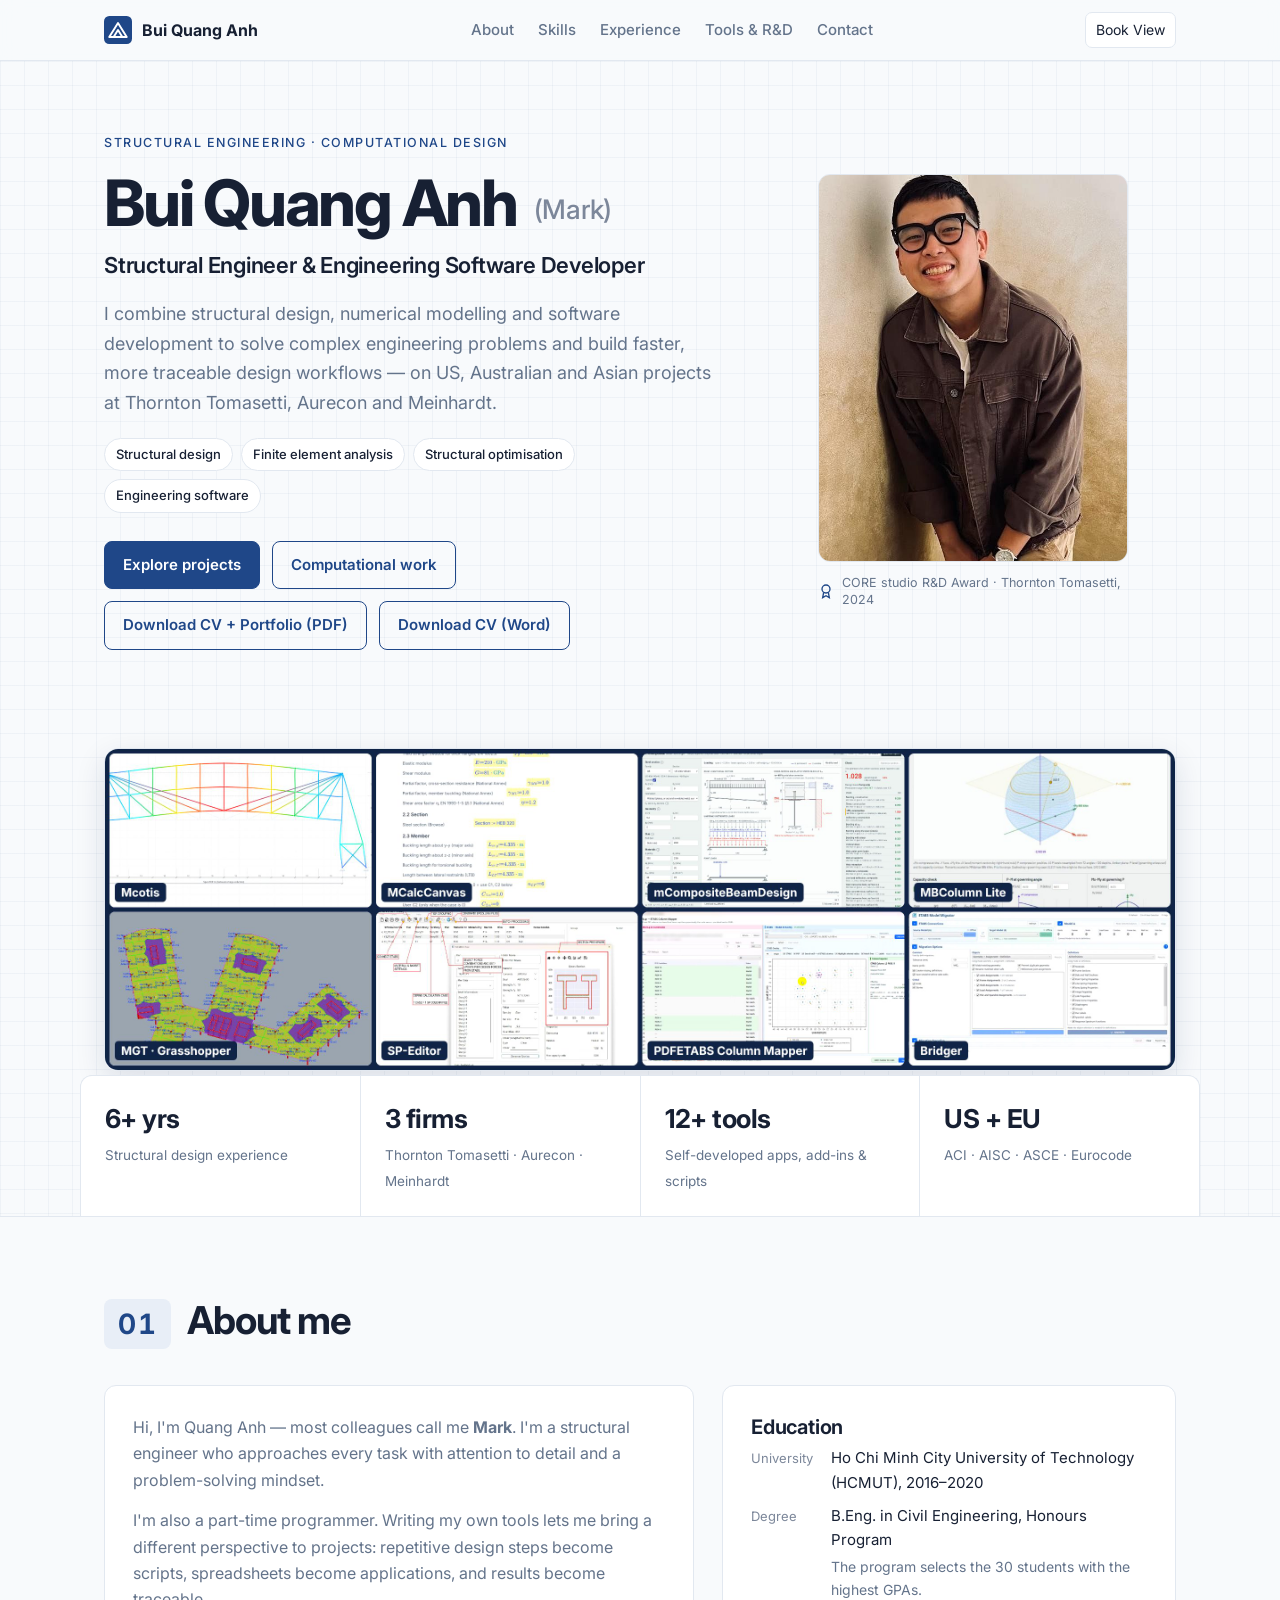
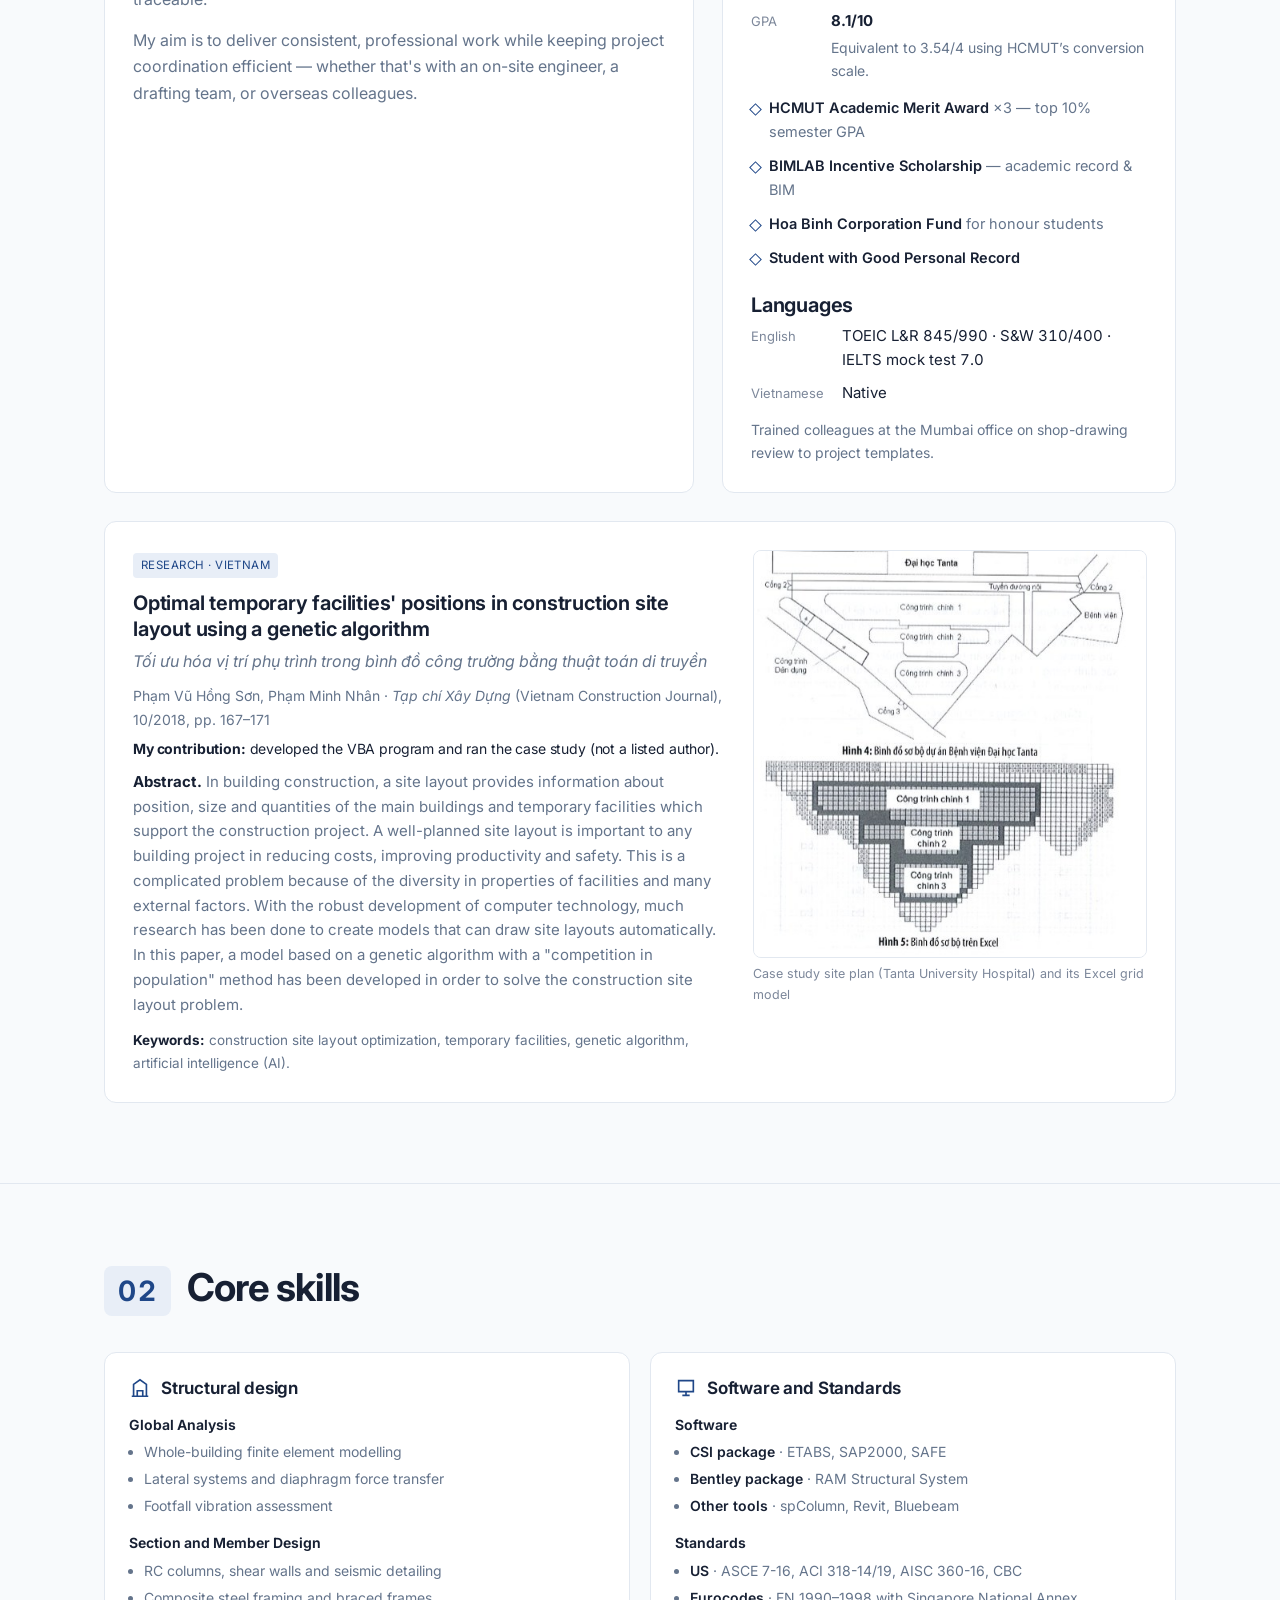
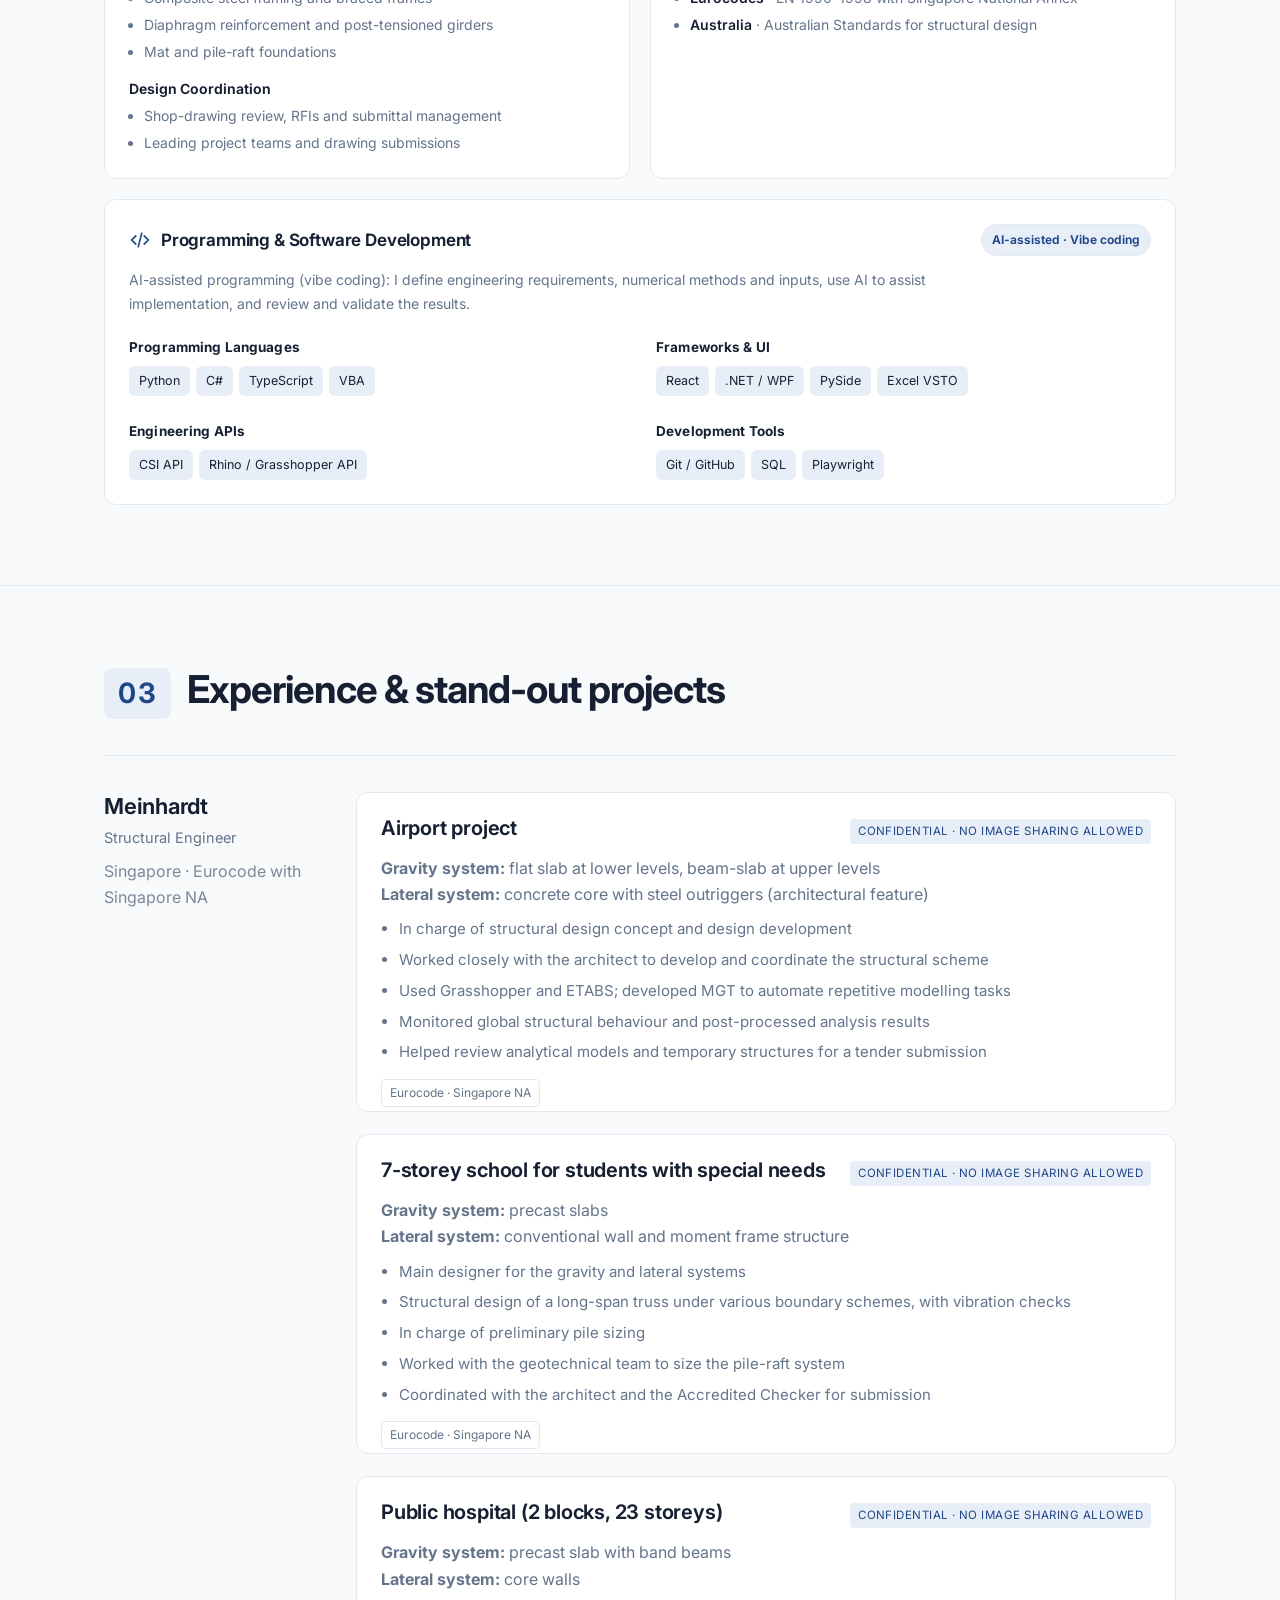
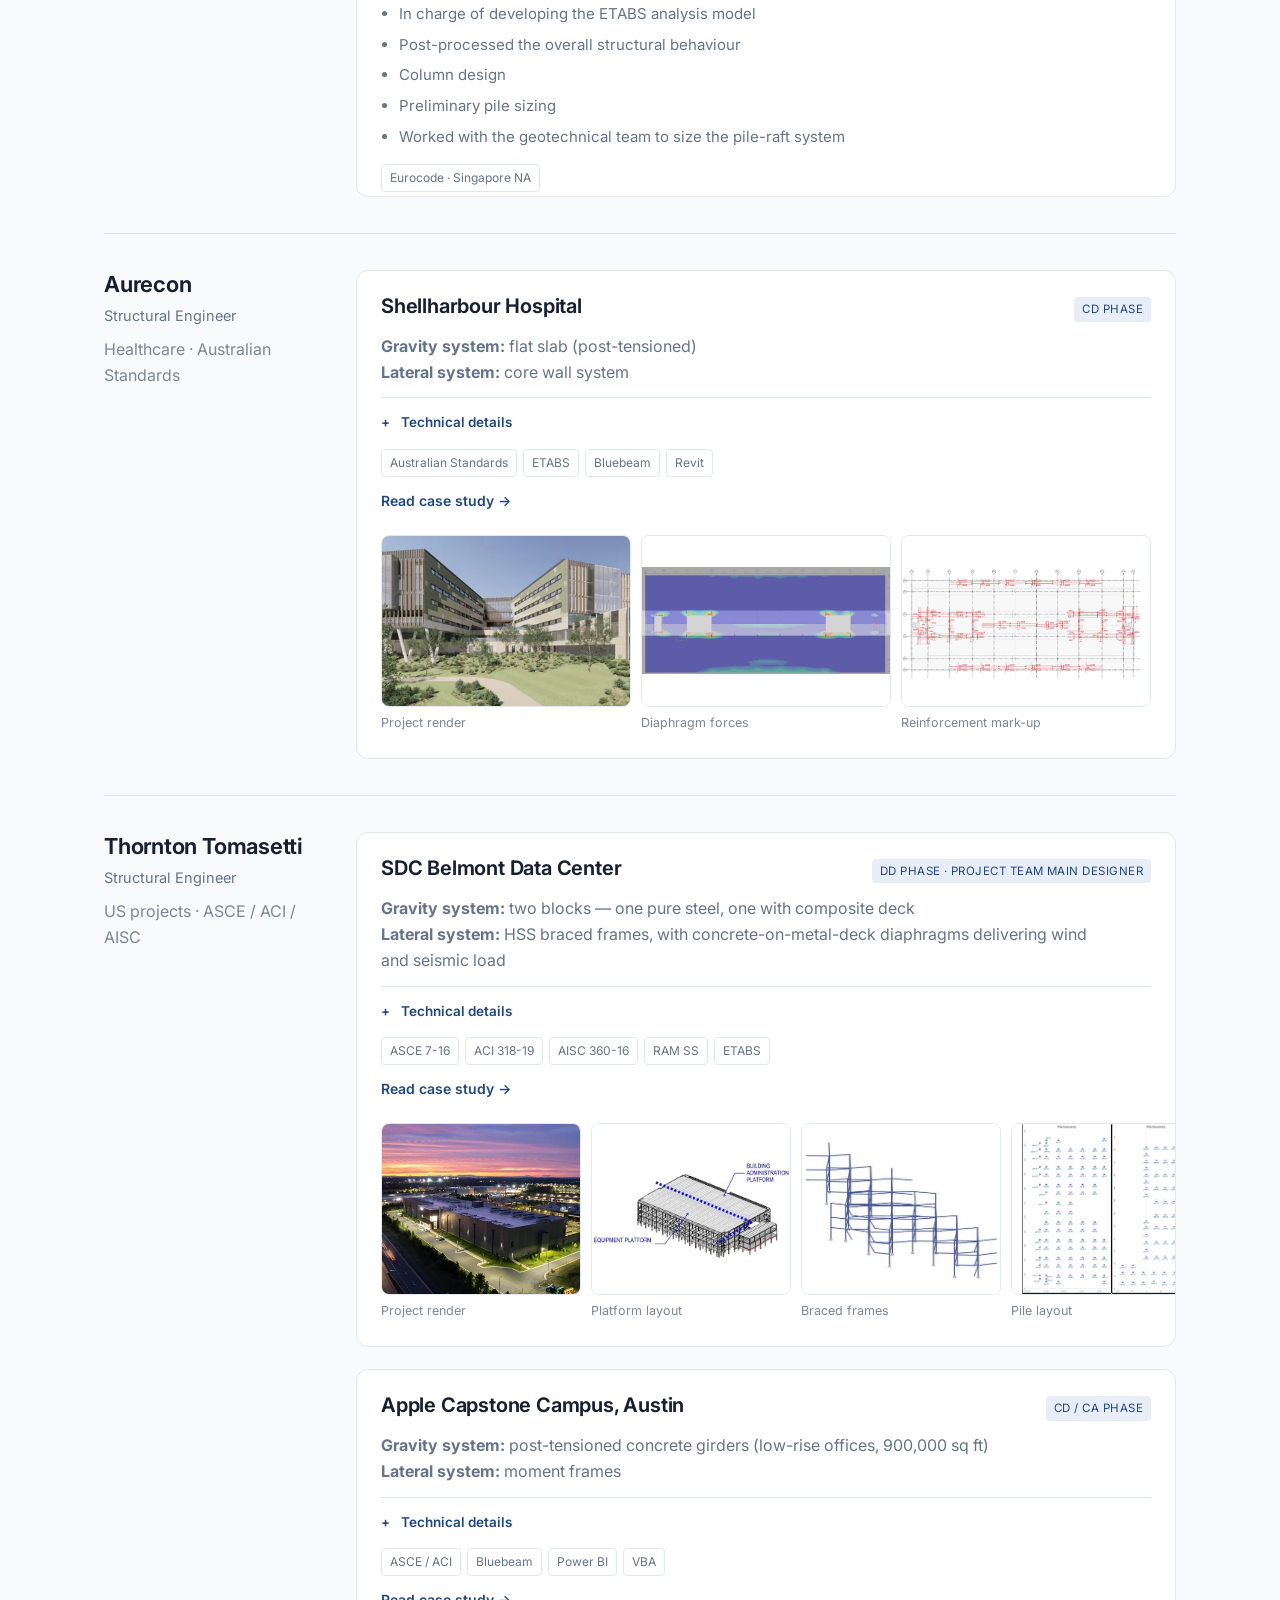
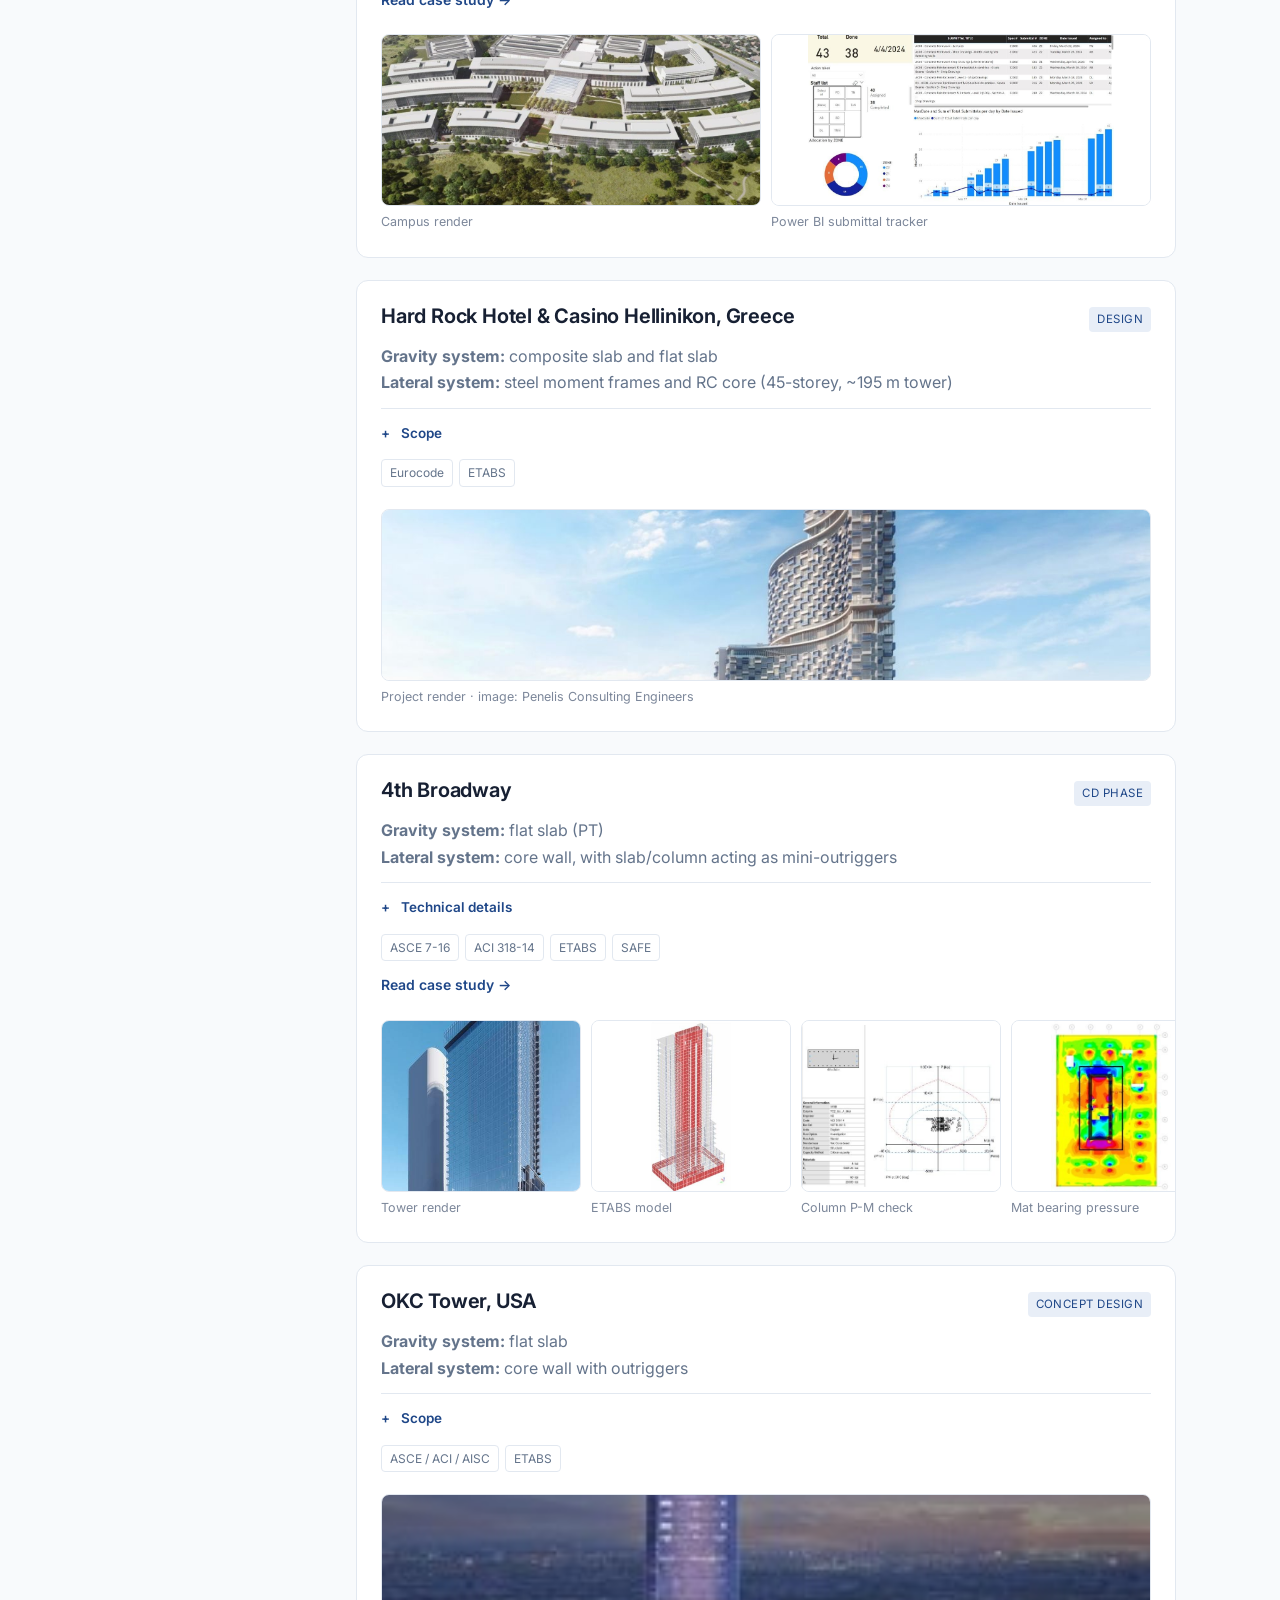
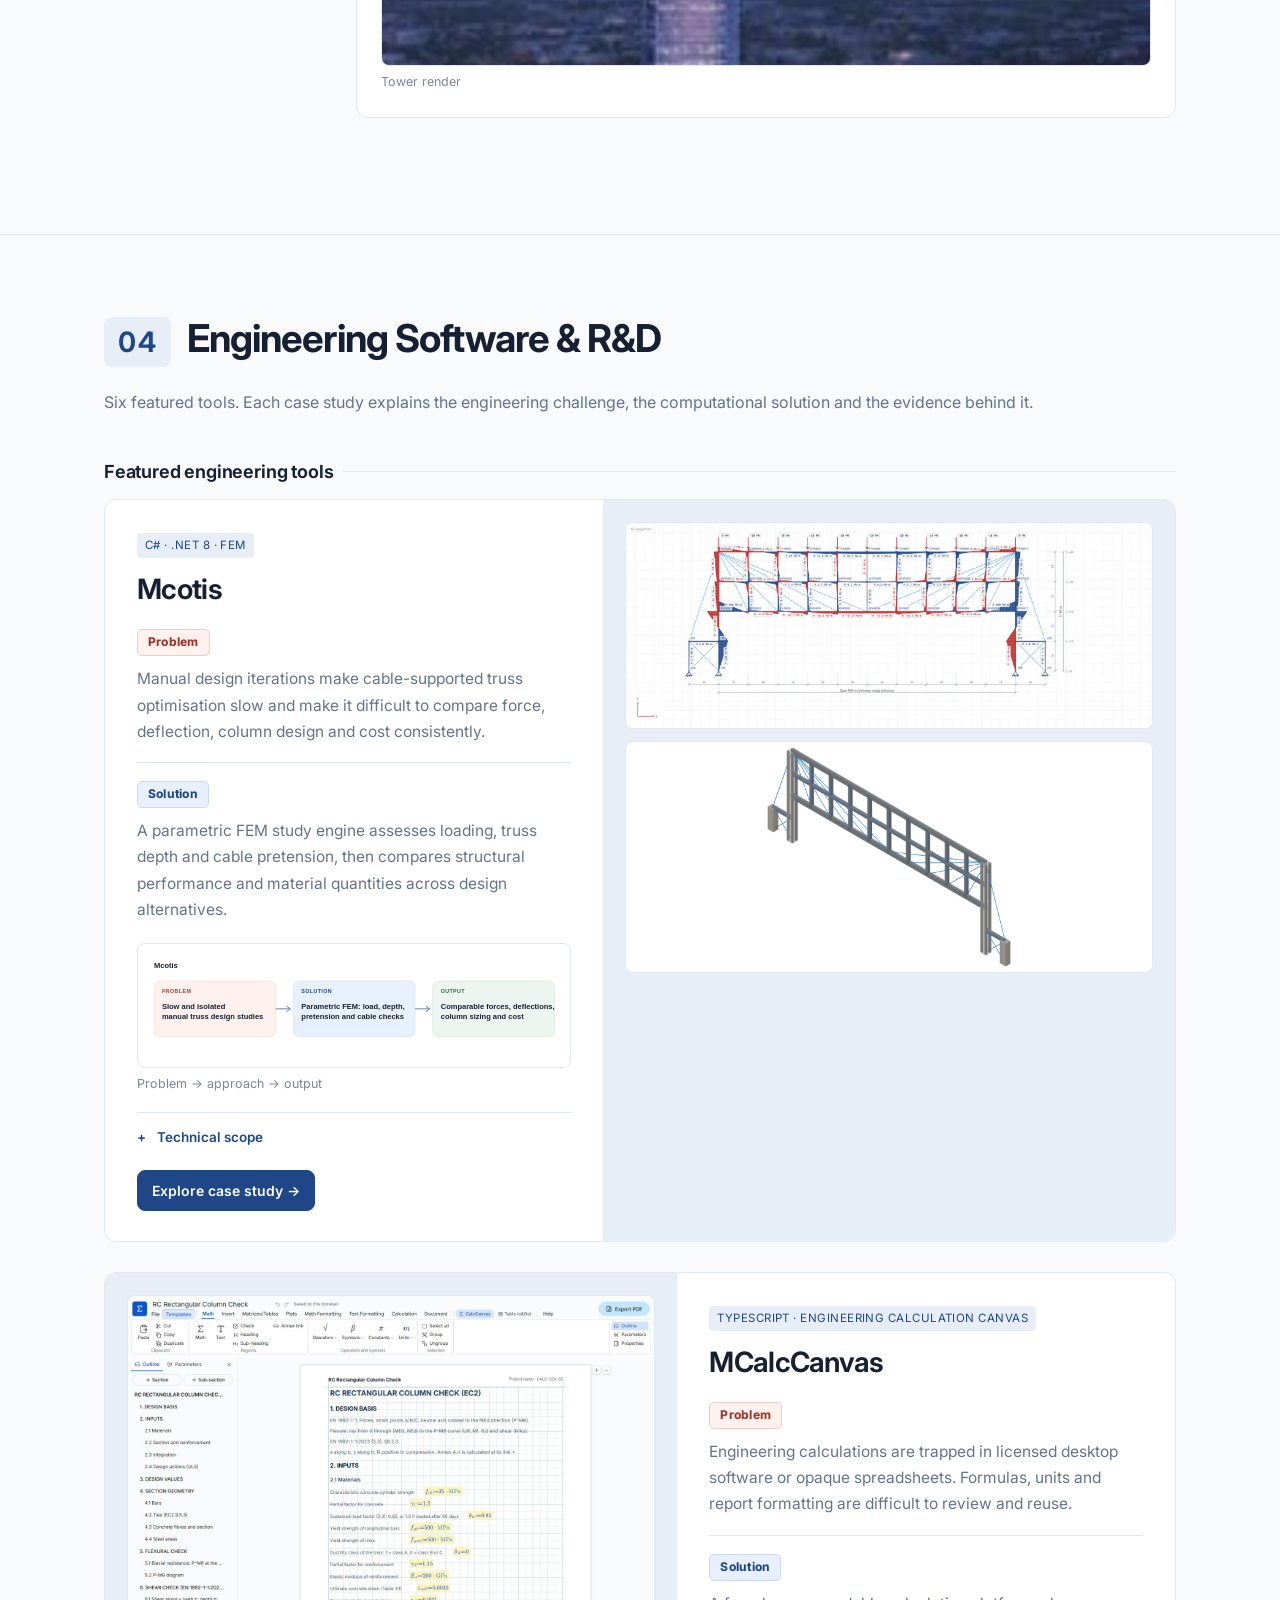
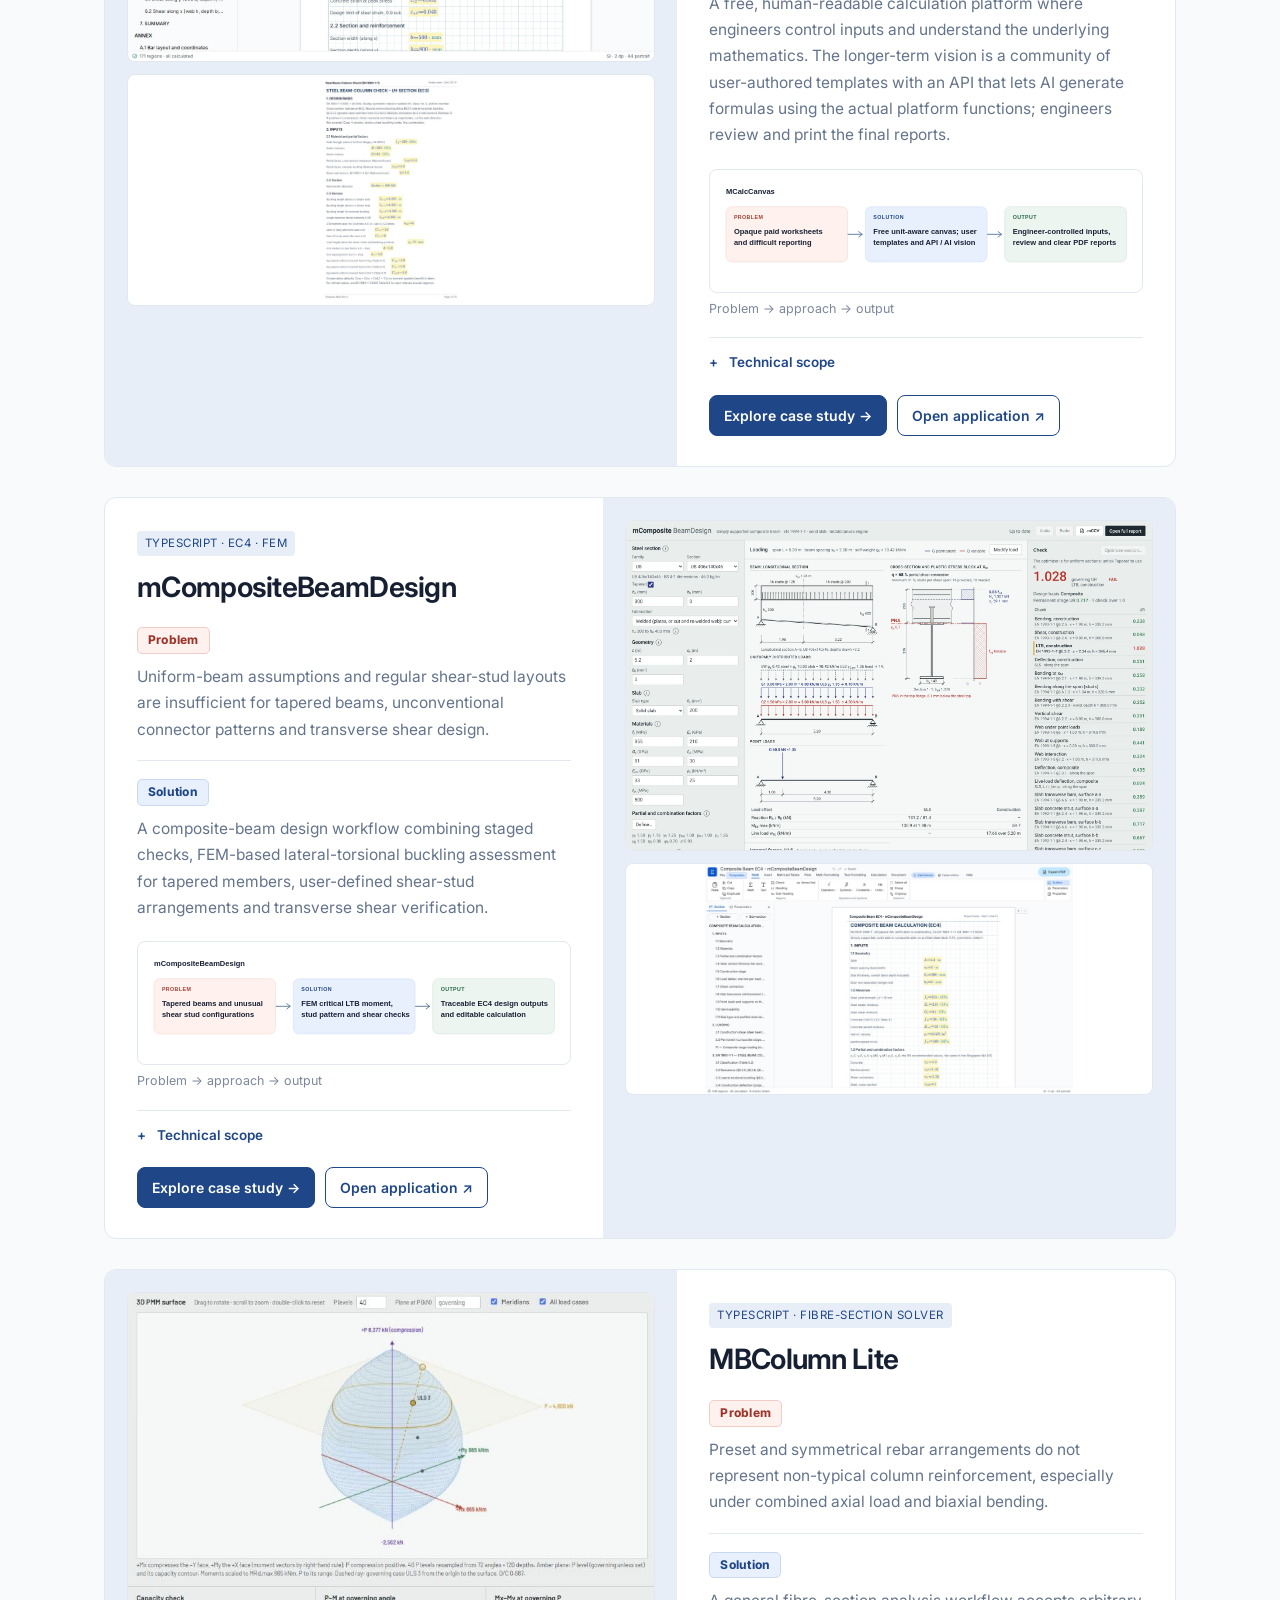
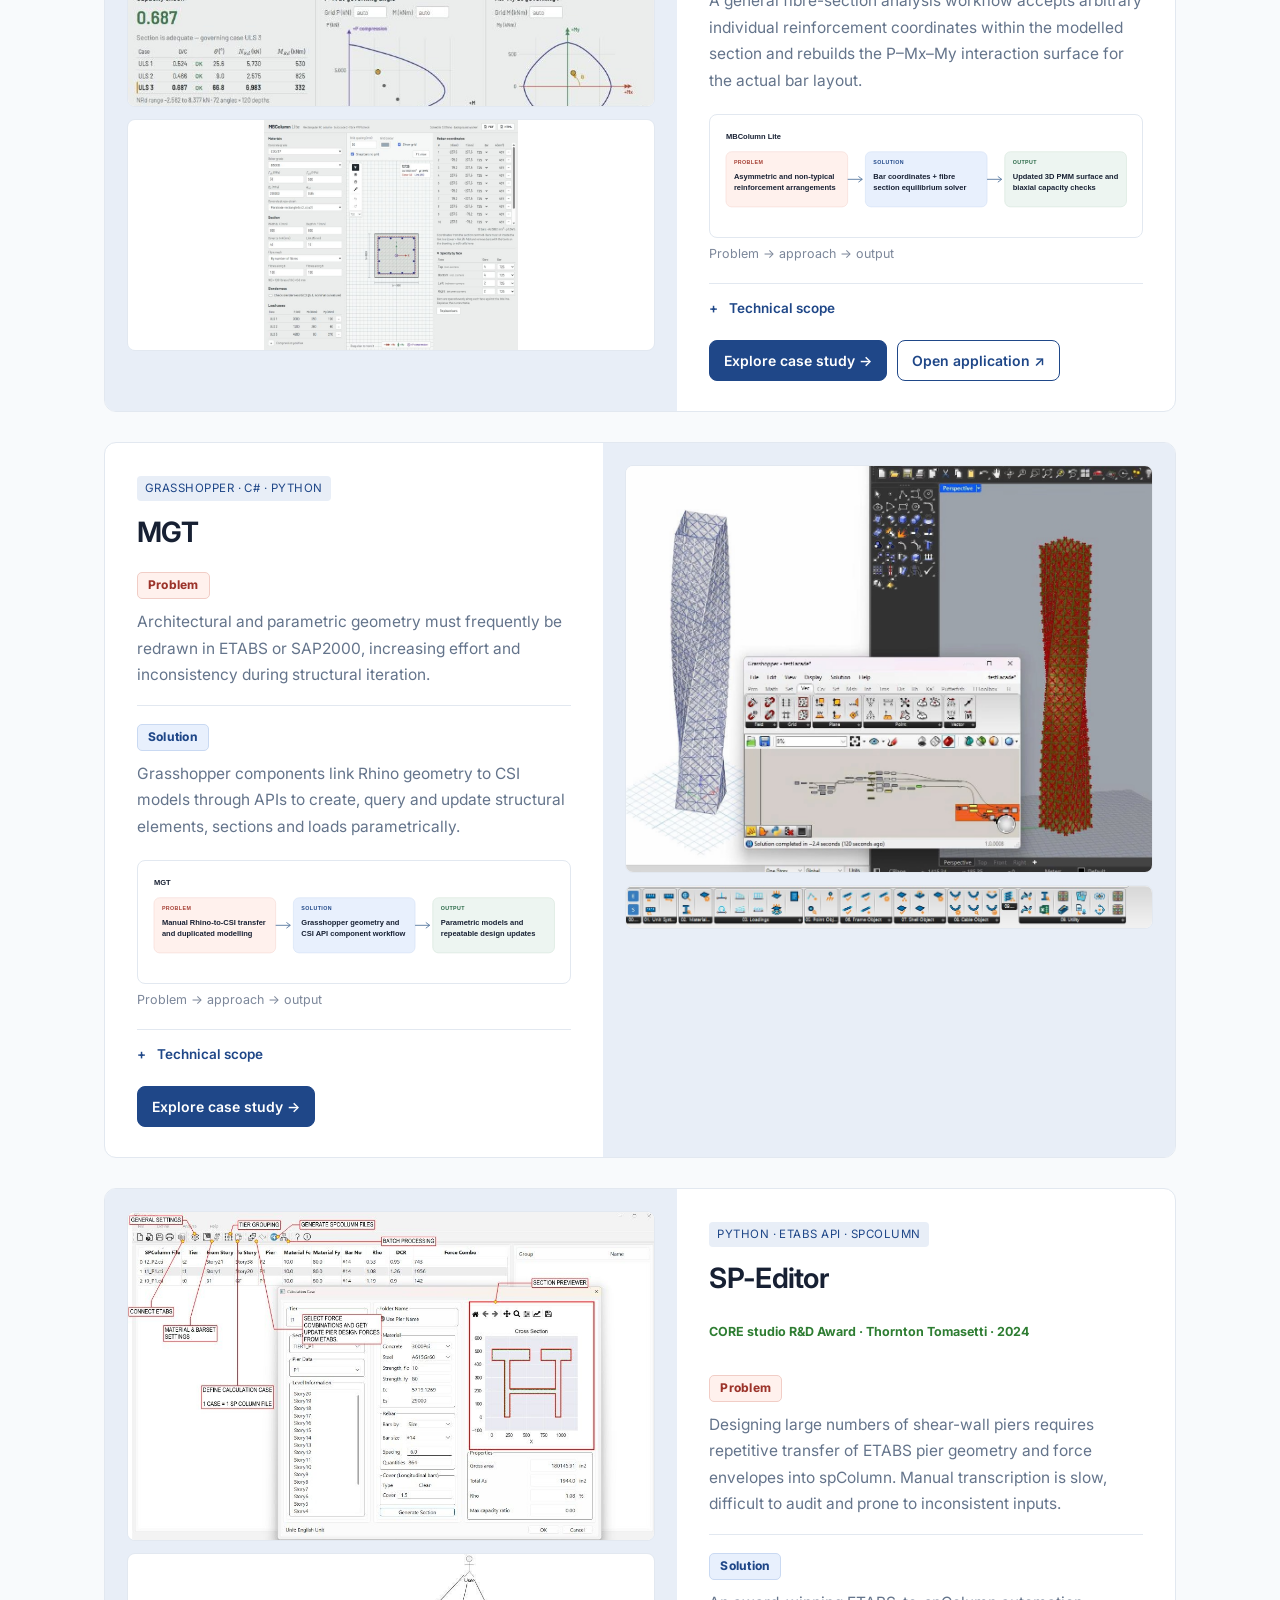
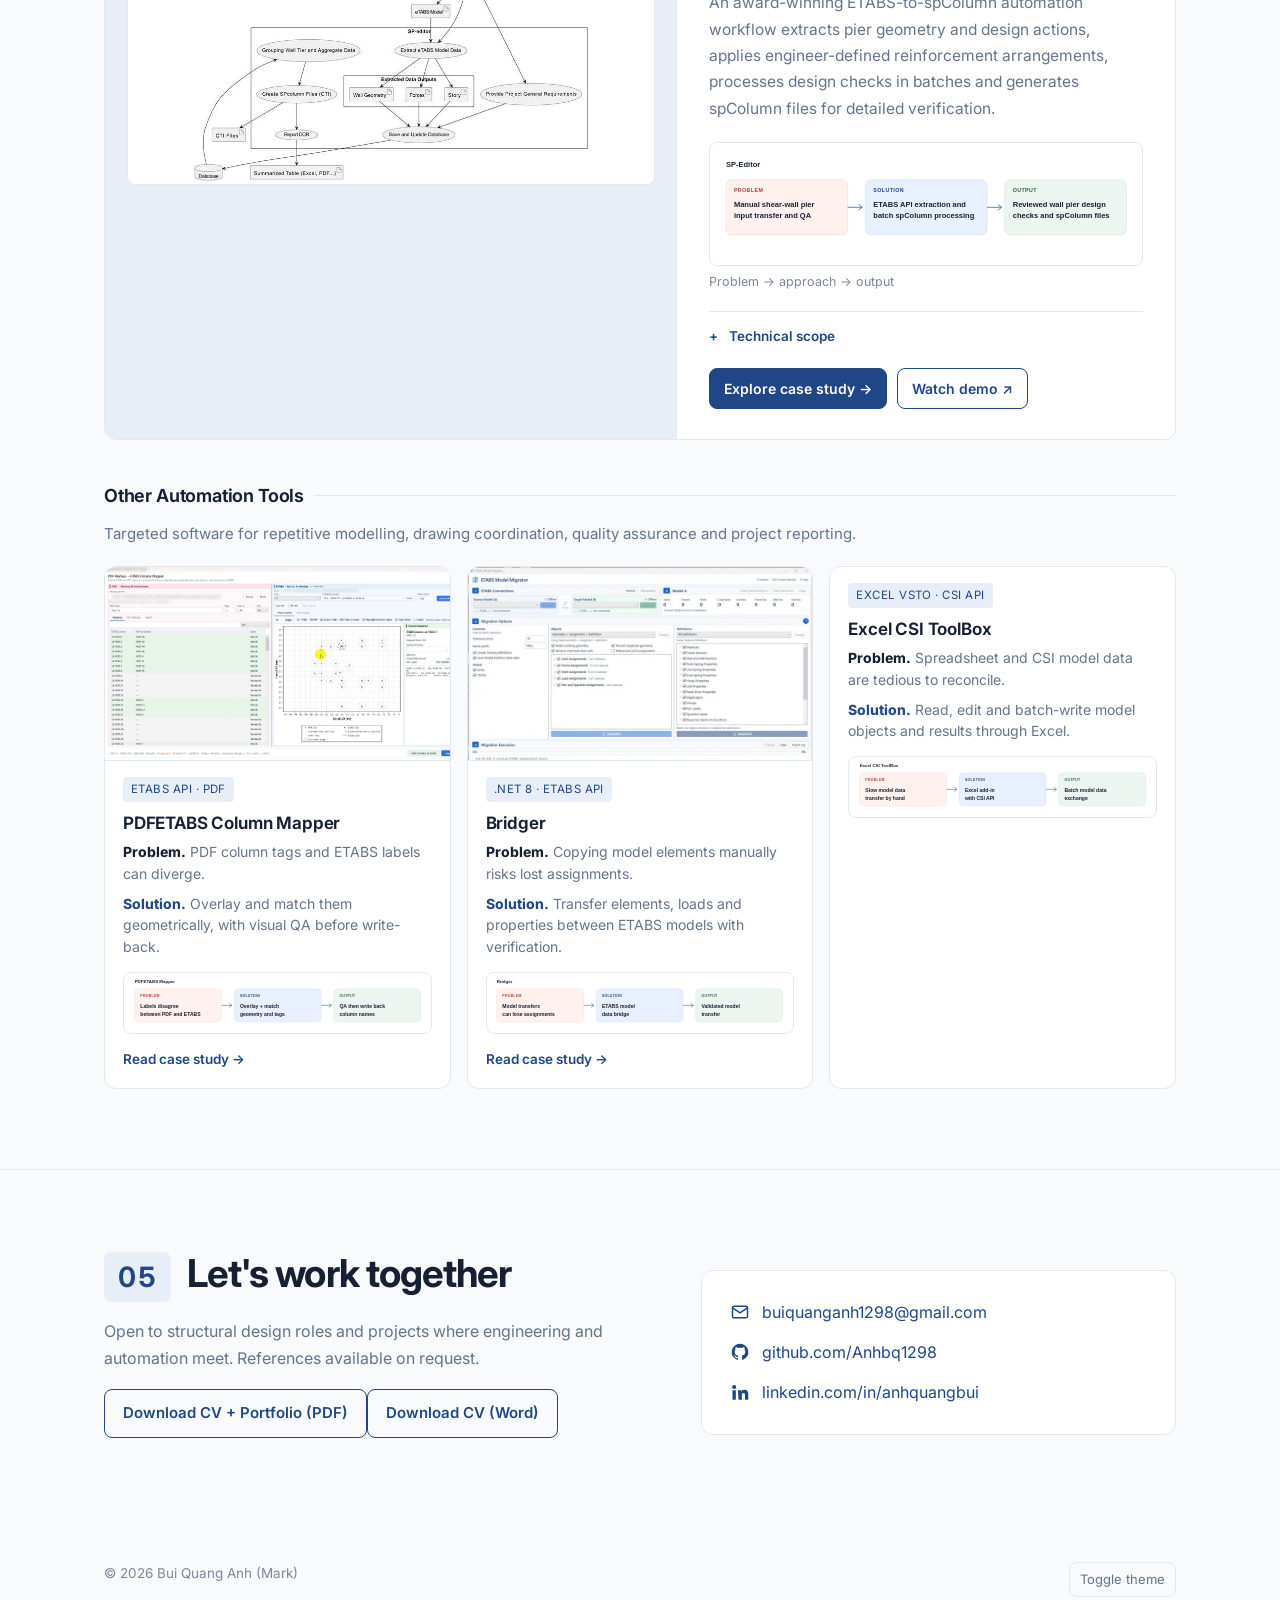
<file: index.html>
<!doctype html>
<html lang="en">
<head>
<meta charset="utf-8">
<meta name="viewport" content="width=device-width, initial-scale=1, viewport-fit=cover">
<title>Bui Quang Anh (Mark) · Structural Engineer</title>
<meta name="description" content="Structural engineering and computational R&amp;D portfolio of Bui Quang Anh (Mark), featuring Mcotis, MCalcCanvas, mCompositeBeamDesign, MBColumn Lite and MGT.">
<meta property="og:title" content="Bui Quang Anh (Mark) · Structural Engineer">
<meta property="og:description" content="Structural design × engineering automation.">
<meta property="og:image" content="assets/mcotis-moment.jpg">
<link rel="preconnect" href="https://fonts.googleapis.com">
<link rel="preconnect" href="https://fonts.gstatic.com" crossorigin>
<link href="https://fonts.googleapis.com/css2?family=Inter:wght@400;500;600;650;700;750&display=swap" rel="stylesheet">
<link rel="icon" href="data:image/svg+xml,%3Csvg xmlns='http://www.w3.org/2000/svg' viewBox='0 0 32 32'%3E%3Crect width='32' height='32' rx='6' fill='%231F4788'/%3E%3Cpath d='M6 24 L16 8 L26 24 Z M11 24 L16 16 L21 24' fill='none' stroke='white' stroke-width='2.2' stroke-linejoin='round'/%3E%3C/svg%3E">
<link rel="stylesheet" href="assets/site.css">
<link rel="stylesheet" href="assets/book.css">
</head>
<body>

<nav class="top" aria-label="Main">
  <div class="wrap">
    <a class="brand" href="#top">
      <svg viewBox="0 0 32 32" aria-hidden="true"><rect width="32" height="32" rx="6" fill="#1F4788"/><path d="M6 24 L16 8 L26 24 Z M11 24 L16 16 L21 24" fill="none" stroke="#fff" stroke-width="2.2" stroke-linejoin="round"/></svg>
      Bui Quang Anh
    </a>
    <button class="menu-btn" aria-expanded="false" aria-controls="nav-links">Menu</button>
    <div class="links" id="nav-links">
      <a href="#about">About</a>
      <a href="#skills">Skills</a>
      <a href="#experience">Experience</a>
      <a href="#tools">Tools &amp; R&amp;D</a>
      <a href="#contact">Contact</a>
    </div>
    <button type="button" class="book-launch" id="open-book" aria-haspopup="dialog" hidden>Book View</button>
  </div>
</nav>

<header class="hero" id="top">
  <div class="wrap hero-main">
    <div>
      <div class="eyebrow">Structural engineering · Computational design</div>
      <h1>Bui Quang Anh <span class="alias">(Mark)</span></h1>
      <p class="role">Structural Engineer &amp; Engineering Software Developer</p>
      <p class="lead">I combine structural design, numerical modelling and software development to solve complex engineering problems and build faster, more traceable design workflows — on US, Australian and Asian projects at Thornton Tomasetti, Aurecon and Meinhardt.</p>
      <ul class="focus"><li>Structural design</li><li>Finite element analysis</li><li>Structural optimisation</li><li>Engineering software</li></ul>
      <div class="cta">
        <a class="btn primary" href="#experience">Explore projects</a>
        <a class="btn ghost" href="#tools">Computational work</a>
        <a class="btn ghost cv-download" href="assets/Mark_Bui_CV_and_Portfolio.pdf" download="Mark_Bui_CV_and_Portfolio.pdf" type="application/pdf">Download CV + Portfolio (PDF)</a><a class="btn ghost cv-download" href="assets/Mark_Bui_Structural_CV.docx" download="Mark_Bui_Structural_CV.docx">Download CV (Word)</a>
      </div>
    </div>
    <div class="portrait">
      <img src="assets/photo.jpg" alt="Portrait of Bui Quang Anh (Mark)" width="559" height="734">
      <div class="award-cap"><svg viewBox="0 0 24 24" fill="none" stroke="currentColor" stroke-width="2" aria-hidden="true"><circle cx="12" cy="9" r="6"/><path d="M8.5 14 7 22l5-3 5 3-1.5-8"/></svg>CORE studio R&amp;D Award · Thornton Tomasetti, 2024</div>
    </div>
  </div>
  <div class="wrap tools-banner"><img src="assets/tools-banner.jpg" alt="Snapshots of engineering tools: Mcotis, MCalcCanvas, mCompositeBeamDesign, MBColumn Lite, MGT, SP-Editor, PDFETABS Column Mapper, Bridger" width="2400" height="720" loading="lazy"></div>
  <div class="stats wrap" style="padding:0">
    <div class="stat"><b>6+ yrs</b><span>Structural design experience</span></div>
    <div class="stat"><b>3 firms</b><span>Thornton Tomasetti · Aurecon · Meinhardt</span></div>
    <div class="stat"><b>12+ tools</b><span>Self-developed apps, add-ins &amp; scripts</span></div>
    <div class="stat"><b>US + EU</b><span>ACI · AISC · ASCE · Eurocode</span></div>
  </div>
</header>

<main>
<section id="about">
  <div class="wrap">
    <div class="sec-head"><span class="num">01</span><h2>About me</h2></div>
    <div class="about">
      <div class="card">
        <p>Hi, I'm Quang Anh — most colleagues call me <b>Mark</b>. I'm a structural engineer who approaches every task with attention to detail and a problem-solving mindset.</p>
        <p>I'm also a part-time programmer. Writing my own tools lets me bring a different perspective to projects: repetitive design steps become scripts, spreadsheets become applications, and results become traceable.</p>
        <p>My aim is to deliver consistent, professional work while keeping project coordination efficient — whether that's with an on-site engineer, a drafting team, or overseas colleagues.</p>
      </div>
      <div class="card">
        <h3>Education</h3>
        <dl class="kv">
          <dt>University</dt><dd>Ho Chi Minh City University of Technology (HCMUT), 2016–2020</dd>
          <dt>Degree</dt><dd>B.Eng. in Civil Engineering, Honours Program<span class="education-note">The program selects the 30 students with the highest GPAs.</span></dd>
          <dt>GPA</dt><dd><strong>8.1/10</strong><span class="education-note">Equivalent to 3.54/4 using HCMUT’s conversion scale.</span></dd>
        </dl>
        <ul class="awards">
          <li><b>HCMUT Academic Merit Award</b> ×3 — top 10% semester GPA</li>
          <li><b>BIMLAB Incentive Scholarship</b> — academic record &amp; BIM</li>
          <li><b>Hoa Binh Corporation Fund</b> for honour students</li>
          <li><b>Student with Good Personal Record</b></li>
        </ul>
        <h3 style="margin-top:22px">Languages</h3>
        <dl class="kv">
          <dt>English</dt><dd>TOEIC L&amp;R <span class="mono">845/990</span> · S&amp;W <span class="mono">310/400</span> · IELTS mock test <span class="mono">7.0</span></dd>
          <dt>Vietnamese</dt><dd>Native</dd>
        </dl>
        <p style="margin:12px 0 0;font-size:14px;color:var(--text-2)">Trained colleagues at the Mumbai office on shop-drawing review to project templates.</p>
      </div>
    </div>
    <div class="card pub">
      <div class="pub-text">
      <span class="badge">Research · Vietnam</span>
      <h3>Optimal temporary facilities' positions in construction site layout using a genetic algorithm</h3>
      <p class="vi">Tối ưu hóa vị trí phụ trình trong bình đồ công trường bằng thuật toán di truyền</p>
      <p class="cite">Phạm Vũ Hồng Sơn, Phạm Minh Nhân · <i>Tạp chí Xây Dựng</i> (Vietnam Construction Journal), 10/2018, pp. 167–171</p>
      <p class="role"><b>My contribution:</b> developed the VBA program and ran the case study (not a listed author).</p>
      <p class="abs"><b>Abstract.</b> In building construction, a site layout provides information about position, size and quantities of the main buildings and temporary facilities which support the construction project. A well-planned site layout is important to any building project in reducing costs, improving productivity and safety. This is a complicated problem because of the diversity in properties of facilities and many external factors. With the robust development of computer technology, much research has been done to create models that can draw site layouts automatically. In this paper, a model based on a genetic algorithm with a "competition in population" method has been developed in order to solve the construction site layout problem.</p>
      <p class="kw"><b>Keywords:</b> construction site layout optimization, temporary facilities, genetic algorithm, artificial intelligence (AI).</p>
      </div>
      <figure class="pub-fig">
        <button data-full="assets/paper-site-layout.jpg" data-cap="Fig. 4–5 — Tanta University Hospital site plan and its Excel grid representation"><img src="assets/paper-site-layout.jpg" alt="Site plan of Tanta University Hospital and the same layout discretised on an Excel grid" loading="lazy"></button>
        <figcaption>Case study site plan (Tanta University Hospital) and its Excel grid model</figcaption>
      </figure>
    </div>
  </div>
</section>

<section id="skills">
  <div class="wrap">
    <div class="sec-head"><span class="num">02</span><h2>Core skills</h2></div>
    <div class="skills">
      <div class="card">
        <h3><svg viewBox="0 0 24 24" fill="none" stroke="currentColor" stroke-width="1.8" aria-hidden="true"><path d="M3 21h18M5 21V8l7-5 7 5v13M9 21v-6h6v6"/></svg>Structural design</h3>
        <h4>Global Analysis</h4>
        <ul class="skill-list">
          <li>Whole-building finite element modelling</li>
          <li>Lateral systems and diaphragm force transfer</li>
          <li>Footfall vibration assessment</li>
        </ul>
        <h4>Section and Member Design</h4>
        <ul class="skill-list">
          <li>RC columns, shear walls and seismic detailing</li>
          <li>Composite steel framing and braced frames</li>
          <li>Diaphragm reinforcement and post-tensioned girders</li>
          <li>Mat and pile-raft foundations</li>
        </ul>
        <h4>Design Coordination</h4>
        <ul class="skill-list">
          <li>Shop-drawing review, RFIs and submittal management</li>
          <li>Leading project teams and drawing submissions</li>
        </ul>
      </div>
      <div class="card">
        <h3><svg viewBox="0 0 24 24" fill="none" stroke="currentColor" stroke-width="1.8" aria-hidden="true"><path d="M4 4h16v12H4zM8 20h8M12 16v4"/></svg>Software and Standards</h3>
        <h4>Software</h4>
        <ul class="skill-list">
          <li><strong>CSI package</strong> · ETABS, SAP2000, SAFE</li>
          <li><strong>Bentley package</strong> · RAM Structural System</li>
          <li><strong>Other tools</strong> · spColumn, Revit, Bluebeam</li>
        </ul>
        <h4>Standards</h4>
        <ul class="skill-list">
          <li><strong>US</strong> · ASCE 7-16, ACI 318-14/19, AISC 360-16, CBC</li>
          <li><strong>Eurocodes</strong> · EN 1990–1998 with Singapore National Annex</li>
          <li><strong>Australia</strong> · Australian Standards for structural design</li>
        </ul>
      </div>
      <div class="card programming-card">
        <div class="programming-head">
          <h3><svg viewBox="0 0 24 24" fill="none" stroke="currentColor" stroke-width="1.8" aria-hidden="true"><path d="M8 7l-5 5 5 5M16 7l5 5-5 5M14 4l-4 16"/></svg>Programming &amp; Software Development</h3>
          <span class="dev-badge">AI-assisted · Vibe coding</span>
        </div>
        <p class="dev-intro">AI-assisted programming (vibe coding): I define engineering requirements, numerical methods and inputs, use AI to assist implementation, and review and validate the results.</p>
        <div class="dev-grid">
          <div class="dev-group">
            <h4>Programming Languages</h4>
            <div class="chips"><span class="chip">Python</span><span class="chip">C#</span><span class="chip">TypeScript</span><span class="chip">VBA</span></div>
          </div>
          <div class="dev-group">
            <h4>Frameworks &amp; UI</h4>
            <div class="chips"><span class="chip">React</span><span class="chip">.NET / WPF</span><span class="chip">PySide</span><span class="chip">Excel VSTO</span></div>
          </div>
          <div class="dev-group">
            <h4>Engineering APIs</h4>
            <div class="chips"><span class="chip">CSI API</span><span class="chip">Rhino / Grasshopper API</span></div>
          </div>
          <div class="dev-group">
            <h4>Development Tools</h4>
            <div class="chips"><span class="chip">Git / GitHub</span><span class="chip">SQL</span><span class="chip">Playwright</span></div>
          </div>
        </div>
      </div>
    </div>
  </div>
</section>

<section id="experience">
  <div class="wrap">
    <div class="sec-head"><span class="num">03</span><h2>Experience &amp; stand-out projects</h2></div>

    <div class="firm">
      <div class="firm-meta">
        <h3>Meinhardt</h3>
        <div class="r">Structural Engineer</div>
        <span class="mono">Singapore · Eurocode with Singapore NA</span>
      </div>
      <div class="projects">
        <article class="card proj">
          <div class="proj-head">
            <div class="ph"><h3>Airport project</h3><span class="badge">Confidential · no image sharing allowed</span></div>
            <p class="desc"><b>Gravity system:</b> flat slab at lower levels, beam-slab at upper levels<br><b>Lateral system:</b> concrete core with steel outriggers (architectural feature)</p><ul class="proj-points"><li>In charge of structural design concept and design development</li><li>Worked closely with the architect to develop and coordinate the structural scheme</li><li>Used Grasshopper and ETABS; developed MGT to automate repetitive modelling tasks</li><li>Monitored global structural behaviour and post-processed analysis results</li><li>Helped review analytical models and temporary structures for a tender submission</li></ul><div class="codes" style="margin-top:14px"><span>Eurocode · Singapore NA</span></div>
          </div>
        </article>
        <article class="card proj">
          <div class="proj-head">
            <div class="ph"><h3>7-storey school for students with special needs</h3><span class="badge">Confidential · no image sharing allowed</span></div>
            <p class="desc"><b>Gravity system:</b> precast slabs<br><b>Lateral system:</b> conventional wall and moment frame structure</p><ul class="proj-points"><li>Main designer for the gravity and lateral systems</li><li>Structural design of a long-span truss under various boundary schemes, with vibration checks</li><li>In charge of preliminary pile sizing</li><li>Worked with the geotechnical team to size the pile-raft system</li><li>Coordinated with the architect and the Accredited Checker for submission</li></ul><div class="codes" style="margin-top:14px"><span>Eurocode · Singapore NA</span></div>
          </div>
        </article>
        <article class="card proj">
          <div class="proj-head">
            <div class="ph"><h3>Public hospital (2 blocks, 23 storeys)</h3><span class="badge">Confidential · no image sharing allowed</span></div>
            <p class="desc"><b>Gravity system:</b> precast slab with band beams<br><b>Lateral system:</b> core walls</p><ul class="proj-points"><li>In charge of developing the ETABS analysis model</li><li>Post-processed the overall structural behaviour</li><li>Column design</li><li>Preliminary pile sizing</li><li>Worked with the geotechnical team to size the pile-raft system</li></ul><div class="codes" style="margin-top:14px"><span>Eurocode · Singapore NA</span></div>
          </div>
        </article>
      </div>
    </div>

    <div class="firm">
      <div class="firm-meta">
        <h3>Aurecon</h3>
        <div class="r">Structural Engineer</div>
        <span class="mono">Healthcare · Australian Standards</span>
      </div>
      <div class="projects">
        <article class="card proj">
          <div class="proj-head">
            <div class="ph"><h3>Shellharbour Hospital</h3><span class="badge">CD phase</span></div>
            <p class="desc"><b>Gravity system:</b> flat slab (post-tensioned)<br><b>Lateral system:</b> core wall system</p>
            <details class="more"><summary>Technical details</summary>
            <ul>
              <li>Diaphragm design for the entire project in ETABS.</li>
              <li>Prepared mark-ups for the drafting team, performed QA/QC on final drawings, and tracked reinforcement quantities for on-site pricing.</li>
              <li>Worked with the BIM team in Revit to set up a workflow that continuously tracks design changes.</li>
            </ul>
            </details>
            <div class="codes"><span>Australian Standards</span><span>ETABS</span><span>Bluebeam</span><span>Revit</span></div>
            <a class="more-link" href="projects/shellharbour-hospital.html">Read case study →</a>
          </div>
          <div class="gallery">
            <figure><button data-full="assets/shell-render.jpg" data-cap="Shellharbour Hospital"><img class="photo" src="assets/shell-render.jpg" alt="Shellharbour Hospital render" loading="lazy"></button><figcaption>Project render</figcaption></figure>
            <figure><button data-full="assets/shell-diaphragm.jpg" data-cap="Diaphragm stress contour"><img src="assets/shell-diaphragm.jpg" alt="Diaphragm stress contour" loading="lazy"></button><figcaption>Diaphragm forces</figcaption></figure>
            <figure><button data-full="assets/shell-markup.jpg" data-cap="Diaphragm reinforcement mark-up"><img src="assets/shell-markup.jpg" alt="Reinforcement mark-up" loading="lazy"></button><figcaption>Reinforcement mark-up</figcaption></figure>
          </div>
        </article>
      </div>
    </div>

    <div class="firm">
      <div class="firm-meta">
        <h3>Thornton Tomasetti</h3>
        <div class="r">Structural Engineer</div>
        <span class="mono">US projects · ASCE / ACI / AISC</span>
      </div>
      <div class="projects">
        <article class="card proj">
          <div class="proj-head">
            <div class="ph"><h3>SDC Belmont Data Center</h3><span class="badge">DD phase · Project team main designer</span></div>
            <p class="desc"><b>Gravity system:</b> two blocks — one pure steel, one with composite deck<br><b>Lateral system:</b> HSS braced frames, with concrete-on-metal-deck diaphragms delivering wind and seismic load</p>
            
            <details class="more"><summary>Technical details</summary>
            <p class="desc facts" style="margin-top:8px">Composite steel administration platform with a column-free data hall (~54 ft spans, 30 ft bays) and a 36 × 34 ft equipment platform. Lateral system: concrete-on-metal-deck diaphragms delivering wind and seismic load to HSS braced frames.</p>
            <ul>
              <li><b>Team:</b> led two junior engineers and a modeller through the drawing submission process.</li>
              <li><b>Gravity framing (RAM SS):</b> hand-calculated a representative bay, then sized all beams and columns in RAM Structural System.</li>
              <li><b>Lateral (ETABS):</b> sized all braced frames, designed slab-on-deck diaphragms and in-plane trusses acting as the equipment-platform diaphragm.</li>
              <li><b>Piles:</b> sized all piles for bidding and produced a visual pile map (location, diameter, capacity) for drafting coordination.</li>
            </ul>
            </details>
            <div class="codes"><span>ASCE 7-16</span><span>ACI 318-19</span><span>AISC 360-16</span><span>RAM SS</span><span>ETABS</span></div>
            <a class="more-link" href="projects/sdc-belmont.html">Read case study →</a>
          </div>
          <div class="gallery">
            <figure><button data-full="assets/sdc-render.jpg" data-cap="SDC Belmont Data Center"><img class="photo" src="assets/sdc-render.jpg" alt="Data center render" loading="lazy"></button><figcaption>Project render</figcaption></figure>
            <figure><button data-full="assets/sdc-model.jpg" data-cap="Admin and equipment platforms"><img src="assets/sdc-model.jpg" alt="Structural model of platforms" loading="lazy"></button><figcaption>Platform layout</figcaption></figure>
            <figure><button data-full="assets/sdc-braces.jpg" data-cap="Braced frame layout"><img src="assets/sdc-braces.jpg" alt="Braced frame layout" loading="lazy"></button><figcaption>Braced frames</figcaption></figure>
            <figure><button data-full="assets/sdc-piles.jpg" data-cap="Pile layout for bidding"><img src="assets/sdc-piles.jpg" alt="Pile layout" loading="lazy"></button><figcaption>Pile layout</figcaption></figure>
          </div>
        </article>

        <article class="card proj">
          <div class="proj-head">
            <div class="ph"><h3>Apple Capstone Campus, Austin</h3><span class="badge">CD / CA phase</span></div>
            <p class="desc"><b>Gravity system:</b> post-tensioned concrete girders (low-rise offices, 900,000 sq ft)<br><b>Lateral system:</b> moment frames</p>
            
            <details class="more"><summary>Technical details</summary>
            <p class="desc facts" style="margin-top:8px">900,000 sq ft of low-rise concrete office buildings: 50 ft post-tensioned girders for gravity and moment frames for lateral resistance.</p>
            <ul>
              <li><b>Construction administration:</b> shop-drawing reviews and RFI responses; led a team of 5 and kept close contact with the on-site engineer to hold construction deadlines.</li>
              <li><b>Process improvement:</b> helped propose a submittal management process integrating Power BI, with a dashboard to track submittal status and workload; refactored hand-calculation workbooks in VBA to automate printing and data handling.</li>
            </ul>
            </details>
            <div class="codes"><span>ASCE / ACI</span><span>Bluebeam</span><span>Power BI</span><span>VBA</span></div>
            <a class="more-link" href="projects/apple-capstone.html">Read case study →</a>
          </div>
          <div class="gallery">
            <figure><button data-full="assets/apple-render.jpg" data-cap="Apple Capstone Campus"><img class="photo" src="assets/apple-render.jpg" alt="Campus aerial render" loading="lazy"></button><figcaption>Campus render</figcaption></figure>
            <figure><button data-full="assets/apple-powerbi.jpg" data-cap="Power BI submittal tracker"><img src="assets/apple-powerbi.jpg" alt="Power BI dashboard" loading="lazy"></button><figcaption>Power BI submittal tracker</figcaption></figure>
          </div>
        </article>

        <article class="card proj">
          <div class="proj-head">
            <div class="ph"><h3>Hard Rock Hotel &amp; Casino Hellinikon, Greece</h3><span class="badge">Design</span></div>
            <p class="desc"><b>Gravity system:</b> composite slab and flat slab<br><b>Lateral system:</b> steel moment frames and RC core (45-storey, ~195 m tower)</p>
            <details class="more"><summary>Scope</summary>
            <ul>
              <li><b>Podium gravity design:</b> composite beams</li>
              <li><b>Podium gravity design:</b> flat slabs</li>
              <li><b>Podium gravity design:</b> columns</li>
              <li><b>Analysis:</b> supported ETABS modelling of the overall structure</li>
              <li><b>Settlement study:</b> shortening of steel columns relative to the RC core</li>
              <li><b>Outcome:</b> predicted differential settlement</li>
              <li><b>Code:</b> Eurocode</li>
            </ul>
            </details>
            <div class="codes"><span>Eurocode</span><span>ETABS</span></div>
          </div>
          <div class="gallery">
            <figure><button data-full="assets/hardrock-render.jpg" data-cap="Hard Rock Hotel &amp; Casino Hellinikon — project render (image: Penelis Consulting Engineers)"><img class="photo" src="assets/hardrock-render.jpg" alt="Hard Rock Hotel &amp; Casino Hellinikon tower render" loading="lazy"></button><figcaption>Project render · image: Penelis Consulting Engineers</figcaption></figure>
          </div>
        </article>

        <article class="card proj">
          <div class="proj-head">
            <div class="ph"><h3>4th Broadway</h3><span class="badge">CD phase</span></div>
            <p class="desc"><b>Gravity system:</b> flat slab (PT)<br><b>Lateral system:</b> core wall, with slab/column acting as mini-outriggers</p>
            
            <details class="more"><summary>Technical details</summary>
            <p class="desc facts" style="margin-top:8px">368 ft mixed-use concrete tower (+32 ft penthouse), 292,000 GSF: offices on L3–7, a 304-room hotel on L9–30, rooftop pool and banquet levels, two basement levels 24 ft below grade.</p>
            <ul>
              <li><b>Column design:</b> tributary take-downs validated in ETABS; in-house spreadsheets to size columns and avoid slenderness; seismic design to ACI 318-14 §18.4.3.2 / 18.14.3.3 including confinement and slab–column connection checks (§18.14.5.1).</li>
              <li><b>Mat foundation (CSI SAFE):</b> bearing pressure under CBC alternate service combinations; flexural and shear reinforcement under ASCE 7 ultimate combinations.</li>
            </ul>
            </details>
            <div class="codes"><span>ASCE 7-16</span><span>ACI 318-14</span><span>ETABS</span><span>SAFE</span></div>
            <a class="more-link" href="projects/4th-broadway.html">Read case study →</a>
          </div>
          <div class="gallery">
            <figure><button data-full="assets/tb-render.jpg" data-cap="4th Broadway tower"><img class="photo" src="assets/tb-render.jpg" alt="4th Broadway tower render" loading="lazy"></button><figcaption>Tower render</figcaption></figure>
            <figure><button data-full="assets/tb-etabs.jpg" data-cap="ETABS analysis model"><img src="assets/tb-etabs.jpg" alt="ETABS model" loading="lazy"></button><figcaption>ETABS model</figcaption></figure>
            <figure><button data-full="assets/tb-pmm.jpg" data-cap="Column P-M interaction check"><img src="assets/tb-pmm.jpg" alt="Column interaction diagram" loading="lazy"></button><figcaption>Column P-M check</figcaption></figure>
            <figure><button data-full="assets/tb-mat.jpg" data-cap="Mat foundation soil pressure (SAFE)"><img src="assets/tb-mat.jpg" alt="Mat foundation soil pressure contour" loading="lazy"></button><figcaption>Mat bearing pressure</figcaption></figure>
          </div>
        </article>

        <article class="card proj">
          <div class="proj-head">
            <div class="ph"><h3>OKC Tower, USA</h3><span class="badge">Concept design</span></div>
            <p class="desc"><b>Gravity system:</b> flat slab<br><b>Lateral system:</b> core wall with outriggers</p>
            <details class="more"><summary>Scope</summary>
            <ul>
              <li><b>Phase:</b> concept design</li>
              <li><b>Analysis:</b> supported ETABS modelling</li>
              <li><b>Results:</b> post-processed global results</li>
              <li><b>Codes:</b> ASCE / ACI / AISC</li>
            </ul>
            </details>
            <div class="codes"><span>ASCE / ACI / AISC</span><span>ETABS</span></div>
          </div>
          <div class="gallery">
            <figure><button data-full="assets/okc-render.jpg" data-cap="OKC Tower (Legends Tower), Oklahoma City — concept render"><img class="photo" src="assets/okc-render.jpg" alt="OKC Tower render" loading="lazy"></button><figcaption>Tower render</figcaption></figure>
          </div>
        </article></div>
    </div>
  </div>
</section>

<section id="tools">
 <div class="wrap">
  <div class="sec-head"><span class="num">04</span><h2>Engineering Software &amp; R&amp;D</h2><p>Six featured tools. Each case study explains the engineering challenge, the computational solution and the evidence behind it.</p></div>
  <h3 class="sub-head">Featured engineering tools</h3><div class="tools featured-tools"><article id="tool-mcotis" class="card tool flagship-tool">
  <div class="tool-body"><span class="badge">C# · .NET 8 · FEM</span><h3>Mcotis</h3>
  <div class="tool-statement"><span class="statement-label">Problem</span><p>Manual design iterations make cable-supported truss optimisation slow and make it difficult to compare force, deflection, column design and cost consistently.</p></div>
  <div class="tool-statement"><span class="statement-label">Solution</span><p>A parametric FEM study engine assesses loading, truss depth and cable pretension, then compares structural performance and material quantities across design alternatives.</p></div>
  <figure class="home-flow"><button data-full="assets/flow-mcotis.svg" data-cap="Mcotis — workflow"><img src="assets/flow-mcotis.svg" alt="Problem, solution and output flow for Mcotis" loading="lazy"></button><figcaption>Problem → approach → output</figcaption></figure>
  <details class="more"><summary>Technical scope</summary><ul><li>Parameter studies and tension-only cable behaviour</li><li>FEM verification against SAP2000 benchmarks</li><li>Member force, displacement and material comparisons</li></ul></details>
  <div class="tool-links"><a class="btn primary" href="tools/mcotis.html">Explore case study →</a></div>
  </div>
  <div class="tool-media"><button class="wide" data-full="assets/mcotis-moment.jpg" data-cap="Mcotis screenshot"><img src="assets/mcotis-moment.jpg" alt="Mcotis engineering analysis interface" loading="lazy"></button>
  <button class="wide secondary-shot" data-full="assets/mcotis-3d.jpg" data-cap="Mcotis output"><img src="assets/mcotis-3d.jpg" alt="Mcotis supporting technical output" loading="lazy"></button></div>
</article>
<article id="tool-mcalc" class="card tool flagship-tool">
  <div class="tool-body"><span class="badge">TypeScript · Engineering Calculation Canvas</span><h3>MCalcCanvas</h3>
  <div class="tool-statement"><span class="statement-label">Problem</span><p>Engineering calculations are trapped in licensed desktop software or opaque spreadsheets. Formulas, units and report formatting are difficult to review and reuse.</p></div>
  <div class="tool-statement"><span class="statement-label">Solution</span><p>A free, human-readable calculation platform where engineers control inputs and understand the underlying mathematics. The longer-term vision is a community of user-authored templates with an API that lets AI generate formulas using the actual platform functions; engineers review and print the final reports.</p></div>
  <figure class="home-flow"><button data-full="assets/flow-mcalccanvas.svg" data-cap="MCalcCanvas — workflow"><img src="assets/flow-mcalccanvas.svg" alt="Problem, solution and output flow for MCalcCanvas" loading="lazy"></button><figcaption>Problem → approach → output</figcaption></figure>
  <details class="more"><summary>Technical scope</summary><ul><li>Readable, unit-aware equations and professional PDF reports</li><li>Create, adapt and share individual calculation templates</li><li>Roadmap: API-connected AI assists formula authoring; engineers verify every output</li></ul></details>
  <div class="tool-links"><a class="btn primary" href="tools/mcalccanvas.html">Explore case study →</a><a class="btn ghost" href="https://anhbq1298.github.io/mCalcCanvas/" target="_blank" rel="noopener">Open application ↗</a></div>
  </div>
  <div class="tool-media"><button class="wide" data-full="assets/mcalc-column.jpg" data-cap="MCalcCanvas screenshot"><img src="assets/mcalc-column.jpg" alt="MCalcCanvas engineering analysis interface" loading="lazy"></button>
  <button class="wide secondary-shot" data-full="assets/mcalc-pdf.jpg" data-cap="MCalcCanvas output"><img src="assets/mcalc-pdf.jpg" alt="MCalcCanvas supporting technical output" loading="lazy"></button></div>
</article>
<article id="tool-composite" class="card tool flagship-tool">
  <div class="tool-body"><span class="badge">TypeScript · EC4 · FEM</span><h3>mCompositeBeamDesign</h3>
  <div class="tool-statement"><span class="statement-label">Problem</span><p>Uniform-beam assumptions and regular shear-stud layouts are insufficient for tapered beams, unconventional connector patterns and transverse shear design.</p></div>
  <div class="tool-statement"><span class="statement-label">Solution</span><p>A composite-beam design workflow combining staged checks, FEM-based lateral-torsional buckling assessment for tapered members, user-defined shear-stud arrangements and transverse shear verification.</p></div>
  <figure class="home-flow"><button data-full="assets/flow-mcompositebeamdesign.svg" data-cap="mCompositeBeamDesign — workflow"><img src="assets/flow-mcompositebeamdesign.svg" alt="Problem, solution and output flow for mCompositeBeamDesign" loading="lazy"></button><figcaption>Problem → approach → output</figcaption></figure>
  <details class="more"><summary>Technical scope</summary><ul><li>FEM-derived critical buckling moment for non-prismatic beams</li><li>Variable shear-connector positions and degree of connection</li><li>Transverse shear checks and editable calculation reports</li></ul></details>
  <div class="tool-links"><a class="btn primary" href="tools/mcompositebeamdesign.html">Explore case study →</a><a class="btn ghost" href="https://anhbq1298.github.io/mCalcCanvas/composite/" target="_blank" rel="noopener">Open application ↗</a></div>
  </div>
  <div class="tool-media"><button class="wide" data-full="assets/composite-ui.jpg" data-cap="mCompositeBeamDesign screenshot"><img src="assets/composite-ui.jpg" alt="mCompositeBeamDesign engineering analysis interface" loading="lazy"></button>
  <button class="wide secondary-shot" data-full="assets/composite-report.jpg" data-cap="mCompositeBeamDesign output"><img src="assets/composite-report.jpg" alt="mCompositeBeamDesign supporting technical output" loading="lazy"></button></div>
</article>
<article id="tool-mbcolumn" class="card tool flagship-tool">
  <div class="tool-body"><span class="badge">TypeScript · Fibre-section solver</span><h3>MBColumn Lite</h3>
  <div class="tool-statement"><span class="statement-label">Problem</span><p>Preset and symmetrical rebar arrangements do not represent non-typical column reinforcement, especially under combined axial load and biaxial bending.</p></div>
  <div class="tool-statement"><span class="statement-label">Solution</span><p>A general fibre-section analysis workflow accepts arbitrary individual reinforcement coordinates within the modelled section and rebuilds the P–Mx–My interaction surface for the actual bar layout.</p></div>
  <figure class="home-flow"><button data-full="assets/flow-mbcolumn-lite.svg" data-cap="MBColumn Lite — workflow"><img src="assets/flow-mbcolumn-lite.svg" alt="Problem, solution and output flow for MBColumn Lite" loading="lazy"></button><figcaption>Problem → approach → output</figcaption></figure>
  <details class="more"><summary>Technical scope</summary><ul><li>Edit every bar position by coordinates or an interactive section editor</li><li>Recalculate full 3D PMM capacity when bars move</li><li>Evaluate non-typical layouts and report governing load cases</li></ul></details>
  <div class="tool-links"><a class="btn primary" href="tools/mbcolumn-lite.html">Explore case study →</a><a class="btn ghost" href="https://mbcolumnlite.netlify.app/" target="_blank" rel="noopener">Open application ↗</a></div>
  </div>
  <div class="tool-media"><button class="wide" data-full="assets/mbclite-pmm.jpg" data-cap="MBColumn Lite screenshot"><img src="assets/mbclite-pmm.jpg" alt="MBColumn Lite engineering analysis interface" loading="lazy"></button>
  <button class="wide secondary-shot" data-full="assets/mbclite-ui.jpg" data-cap="MBColumn Lite output"><img src="assets/mbclite-ui.jpg" alt="MBColumn Lite supporting technical output" loading="lazy"></button></div>
</article>
<article id="tool-mgt" class="card tool flagship-tool">
  <div class="tool-body"><span class="badge">Grasshopper · C# · Python</span><h3>MGT</h3>
  <div class="tool-statement"><span class="statement-label">Problem</span><p>Architectural and parametric geometry must frequently be redrawn in ETABS or SAP2000, increasing effort and inconsistency during structural iteration.</p></div>
  <div class="tool-statement"><span class="statement-label">Solution</span><p>Grasshopper components link Rhino geometry to CSI models through APIs to create, query and update structural elements, sections and loads parametrically.</p></div>
  <figure class="home-flow"><button data-full="assets/flow-mgt.svg" data-cap="MGT — workflow"><img src="assets/flow-mgt.svg" alt="Problem, solution and output flow for MGT" loading="lazy"></button><figcaption>Problem → approach → output</figcaption></figure>
  <details class="more"><summary>Technical scope</summary><ul><li>Rhino-to-CSI geometry integration</li><li>Scriptable model and loading operations</li><li>Reusable components for repetitive analysis tasks</li></ul></details>
  <div class="tool-links"><a class="btn primary" href="tools/mgt.html">Explore case study →</a></div>
  </div>
  <div class="tool-media"><button class="wide" data-full="assets/mgt-rhino.jpg" data-cap="MGT screenshot"><img src="assets/mgt-rhino.jpg" alt="MGT engineering analysis interface" loading="lazy"></button>
  <button class="wide secondary-shot" data-full="assets/mgt-toolbar.jpg" data-cap="MGT output"><img src="assets/mgt-toolbar.jpg" alt="MGT supporting technical output" loading="lazy"></button></div>
</article>
<article id="tool-speditor" class="card tool flagship-tool">
  <div class="tool-body"><span class="badge">Python · ETABS API · spColumn</span><h3>SP-Editor</h3>
  <p class="flagship-award">CORE studio R&amp;D Award · Thornton Tomasetti · 2024</p>
  <div class="tool-statement"><span class="statement-label">Problem</span><p>Designing large numbers of shear-wall piers requires repetitive transfer of ETABS pier geometry and force envelopes into spColumn. Manual transcription is slow, difficult to audit and prone to inconsistent inputs.</p></div>
  <div class="tool-statement"><span class="statement-label">Solution</span><p>An award-winning ETABS-to-spColumn automation workflow extracts pier geometry and design actions, applies engineer-defined reinforcement arrangements, processes design checks in batches and generates spColumn files for detailed verification.</p></div>
  <figure class="home-flow"><button data-full="assets/flow-sp-editor.svg" data-cap="SP-Editor — workflow"><img src="assets/flow-sp-editor.svg" alt="SP-Editor: pier-data handoff problem, ETABS API automation solution and checked design outputs" loading="lazy"></button><figcaption>Problem → approach → output</figcaption></figure>
  <details class="more"><summary>Technical scope</summary><ul><li>Extract pier geometry and force envelopes through the ETABS API</li><li>Process engineer-defined reinforcement schemes and demand/capacity checks in batches</li><li>Export reviewable results and spColumn files for subsequent design stages</li></ul></details>
  <div class="tool-links"><a class="btn primary" href="tools/sp-editor.html">Explore case study →</a><a class="btn ghost" href="https://www.youtube.com/watch?v=ujFrALC1rHs" target="_blank" rel="noopener">Watch demo ↗</a></div>
  </div>
  <div class="tool-media"><button class="wide" data-full="assets/sp-ui.jpg" data-cap="SP-Editor interface"><img src="assets/sp-ui.jpg" alt="SP-Editor automated pier design interface" loading="lazy"></button>
  <button class="wide secondary-shot" data-full="assets/sp-flow.jpg" data-cap="SP-Editor process"><img src="assets/sp-flow.jpg" alt="SP-Editor workflow diagram and outputs" loading="lazy"></button></div>
</article></div>
  <h3 class="sub-head" id="other-automation">Other Automation Tools</h3><p class="tools-intro">Targeted software for repetitive modelling, drawing coordination, quality assurance and project reporting.</p>
  <div class="others"><article class="card oc"><a class="oc-im" href="tools/pdfetabs-column-mapper.html" tabindex="-1" aria-hidden="true"><img src="assets/pdfetabs-after.jpg" alt="" loading="lazy"></a><div class="oc-b"><span class="badge">ETABS API · PDF</span><h3><a href="tools/pdfetabs-column-mapper.html">PDFETABS Column Mapper</a></h3><p><b>Problem.</b> PDF column tags and ETABS labels can diverge.</p><p><b>Solution.</b> Overlay and match them geometrically, with visual QA before write-back.</p><img class="oc-flow-img" src="assets/overview-pdfetabs.svg" alt="PDFETABS Column Mapper problem-to-solution flow" loading="lazy"><div class="oc-links"><a class="oc-link" href="tools/pdfetabs-column-mapper.html">Read case study →</a></div></div></article>

<article class="card oc"><a class="oc-im" href="tools/bridger.html" tabindex="-1" aria-hidden="true"><img src="assets/bridger-ui.jpg" alt="" loading="lazy"></a><div class="oc-b"><span class="badge">.NET 8 · ETABS API</span><h3><a href="tools/bridger.html">Bridger</a></h3><p><b>Problem.</b> Copying model elements manually risks lost assignments.</p><p><b>Solution.</b> Transfer elements, loads and properties between ETABS models with verification.</p><img class="oc-flow-img" src="assets/overview-bridger.svg" alt="Bridger problem-to-solution flow" loading="lazy"><div class="oc-links"><a class="oc-link" href="tools/bridger.html">Read case study →</a></div></div></article>

<article class="card oc"><div class="oc-b"><span class="badge">Excel VSTO · CSI API</span><h3>Excel CSI ToolBox</h3><p><b>Problem.</b> Spreadsheet and CSI model data are tedious to reconcile.</p><p><b>Solution.</b> Read, edit and batch-write model objects and results through Excel.</p><img class="oc-flow-img" src="assets/overview-excelcsi.svg" alt="Excel CSI ToolBox problem-to-solution flow" loading="lazy"></div></article>


</div>
 </div>
</section>

<section id="contact" style="border-bottom:0">
  <div class="wrap contact">
    <div>
      <div class="sec-head" style="margin-bottom:16px"><span class="num">05</span><h2>Let's work together</h2></div>
      <p style="color:var(--text-2);max-width:52ch;margin:0">Open to structural design roles and projects where engineering and automation meet. References available on request.</p><p class="contact-cv"><a class="btn ghost" href="assets/Mark_Bui_CV_and_Portfolio.pdf" download="Mark_Bui_CV_and_Portfolio.pdf" type="application/pdf">Download CV + Portfolio (PDF)</a><a class="btn ghost" href="assets/Mark_Bui_Structural_CV.docx" download="Mark_Bui_Structural_CV.docx">Download CV (Word)</a></p>
    </div>
    <div class="card">
      <ul class="contact-list">
        <li><svg viewBox="0 0 24 24" fill="none" stroke="currentColor" stroke-width="1.8" aria-hidden="true"><rect x="3" y="5" width="18" height="14" rx="2"/><path d="m3 7 9 6 9-6"/></svg><a href="mailto:buiquanganh1298@gmail.com">buiquanganh1298@gmail.com</a></li>
        <li><svg viewBox="0 0 24 24" fill="currentColor" aria-hidden="true"><path d="M12 2a10 10 0 0 0-3.16 19.49c.5.09.68-.22.68-.48v-1.7c-2.78.6-3.37-1.34-3.37-1.34-.45-1.16-1.11-1.47-1.11-1.47-.91-.62.07-.6.07-.6 1 .07 1.53 1.03 1.53 1.03.9 1.52 2.34 1.08 2.91.83.09-.65.35-1.08.63-1.33-2.22-.25-4.55-1.11-4.55-4.94 0-1.09.39-1.98 1.03-2.68-.1-.25-.45-1.27.1-2.65 0 0 .84-.27 2.75 1.02a9.6 9.6 0 0 1 5 0c1.91-1.29 2.75-1.02 2.75-1.02.55 1.38.2 2.4.1 2.65.64.7 1.03 1.59 1.03 2.68 0 3.84-2.34 4.68-4.57 4.93.36.31.68.92.68 1.85v2.74c0 .27.18.58.69.48A10 10 0 0 0 12 2Z"/></svg><a href="https://github.com/Anhbq1298" target="_blank" rel="noopener">github.com/Anhbq1298</a></li>
        <li><svg viewBox="0 0 24 24" fill="currentColor" aria-hidden="true"><path d="M4.98 3.5a2.5 2.5 0 1 1 0 5 2.5 2.5 0 0 1 0-5zM3 9.75h4v11.5H3zM9.5 9.75h3.8v1.6h.06c.53-1 1.84-2.06 3.79-2.06 4.05 0 4.8 2.66 4.8 6.12v5.84h-4v-5.18c0-1.24-.02-2.83-1.73-2.83-1.73 0-2 1.35-2 2.74v5.27h-4z"/></svg><a href="https://www.linkedin.com/in/anhquangbui/" target="_blank" rel="noopener">linkedin.com/in/anhquangbui</a></li>
      </ul>
    </div>
  </div>
</section>
</main>

<footer>
  <div class="wrap">
    <span>© <span id="yr">2026</span> Bui Quang Anh (Mark)</span>
    <button class="theme-btn" id="theme">Toggle theme</button>
  </div>
</footer>

<div class="lb" id="lb" role="dialog" aria-modal="true" aria-label="Image viewer">
  <button aria-label="Close">×</button>
  <img alt="">
  <p></p>
</div>

<dialog class="book" id="portfolio-book" aria-labelledby="book-title">
  <div class="book-toolbar">
    <h2 id="book-title">Portfolio Book</h2>
    <details class="book-contents">
      <summary>Contents</summary>
      <ol aria-label="Portfolio pages"></ol>
    </details>
    <button type="button" class="book-close">Close</button>
  </div>
  <div class="book-spread"></div>
  <div class="book-controls">
    <button type="button" data-turn="-1">Previous</button>
    <p class="book-status" role="status"></p>
    <button type="button" data-turn="1">Next</button>
  </div>
</dialog>
<script src="assets/site.js"></script>
<script src="assets/book.js"></script>
</body>
</html>
</file>
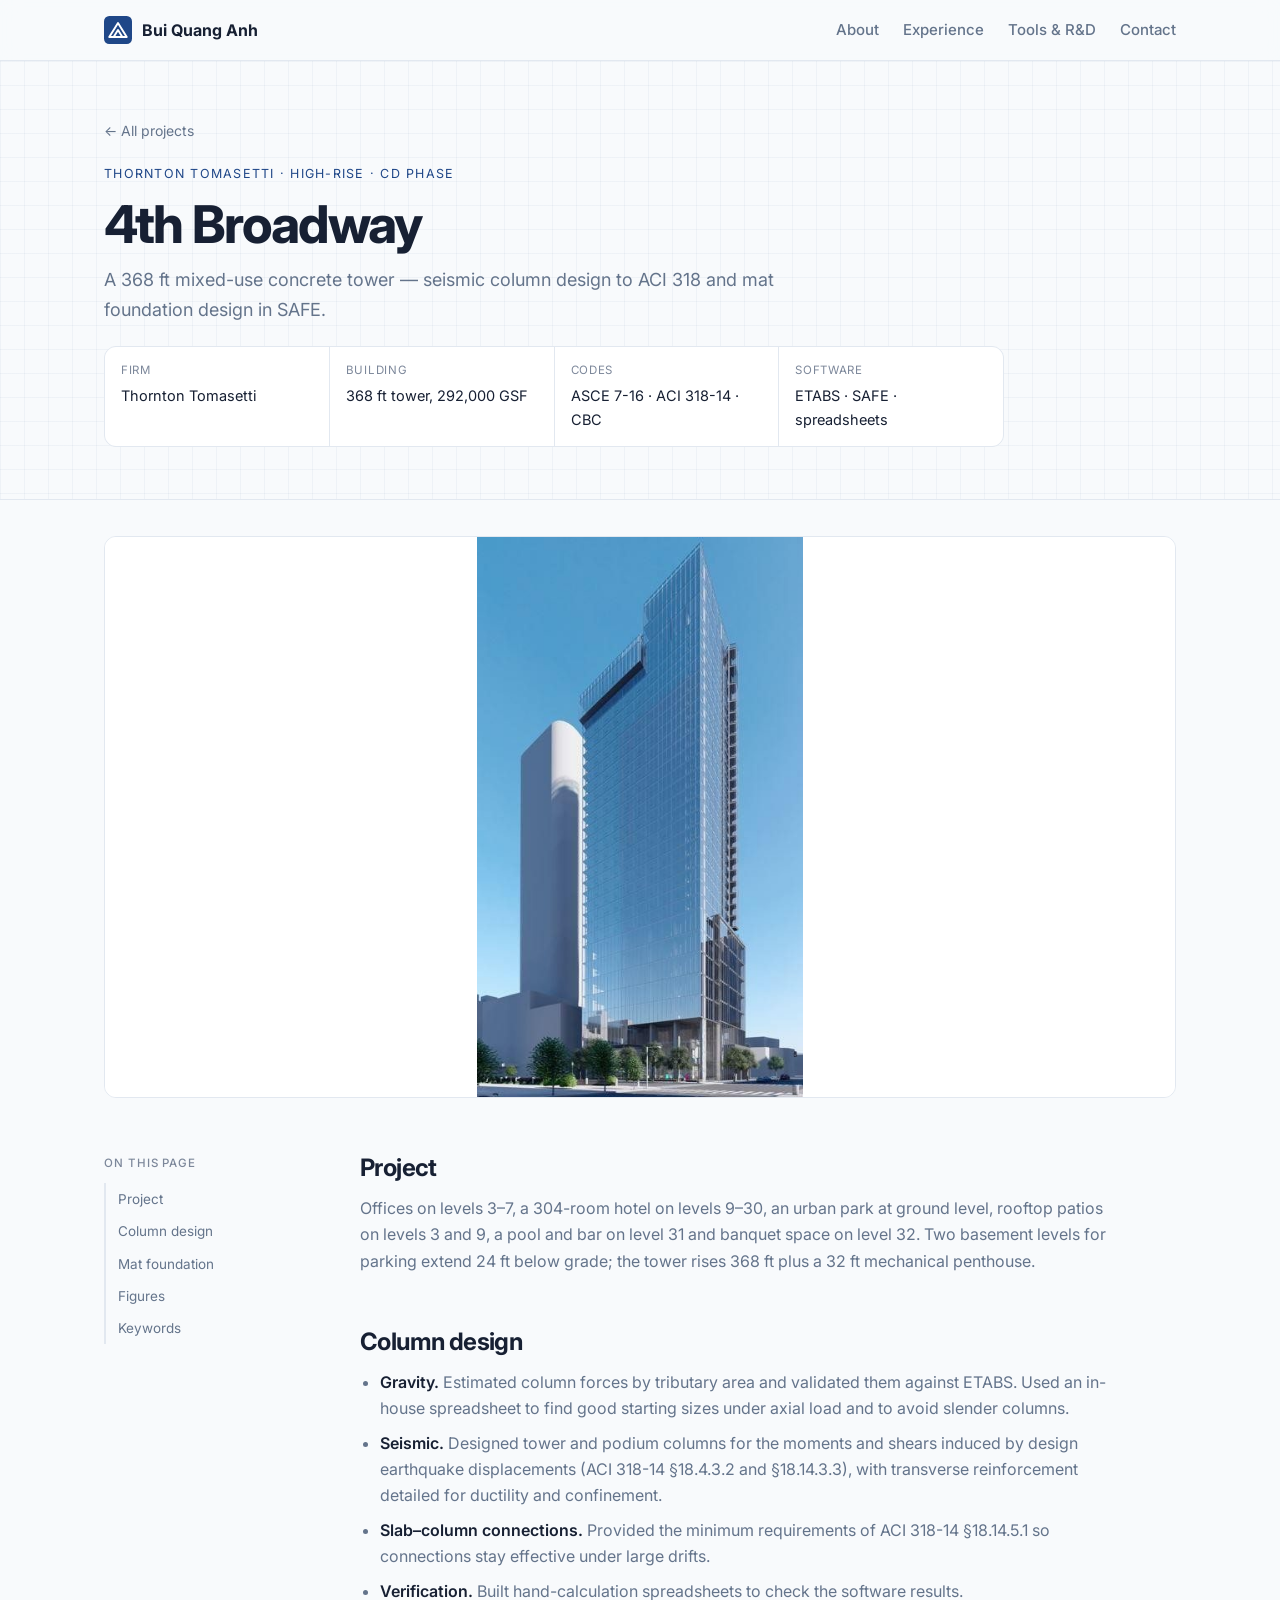
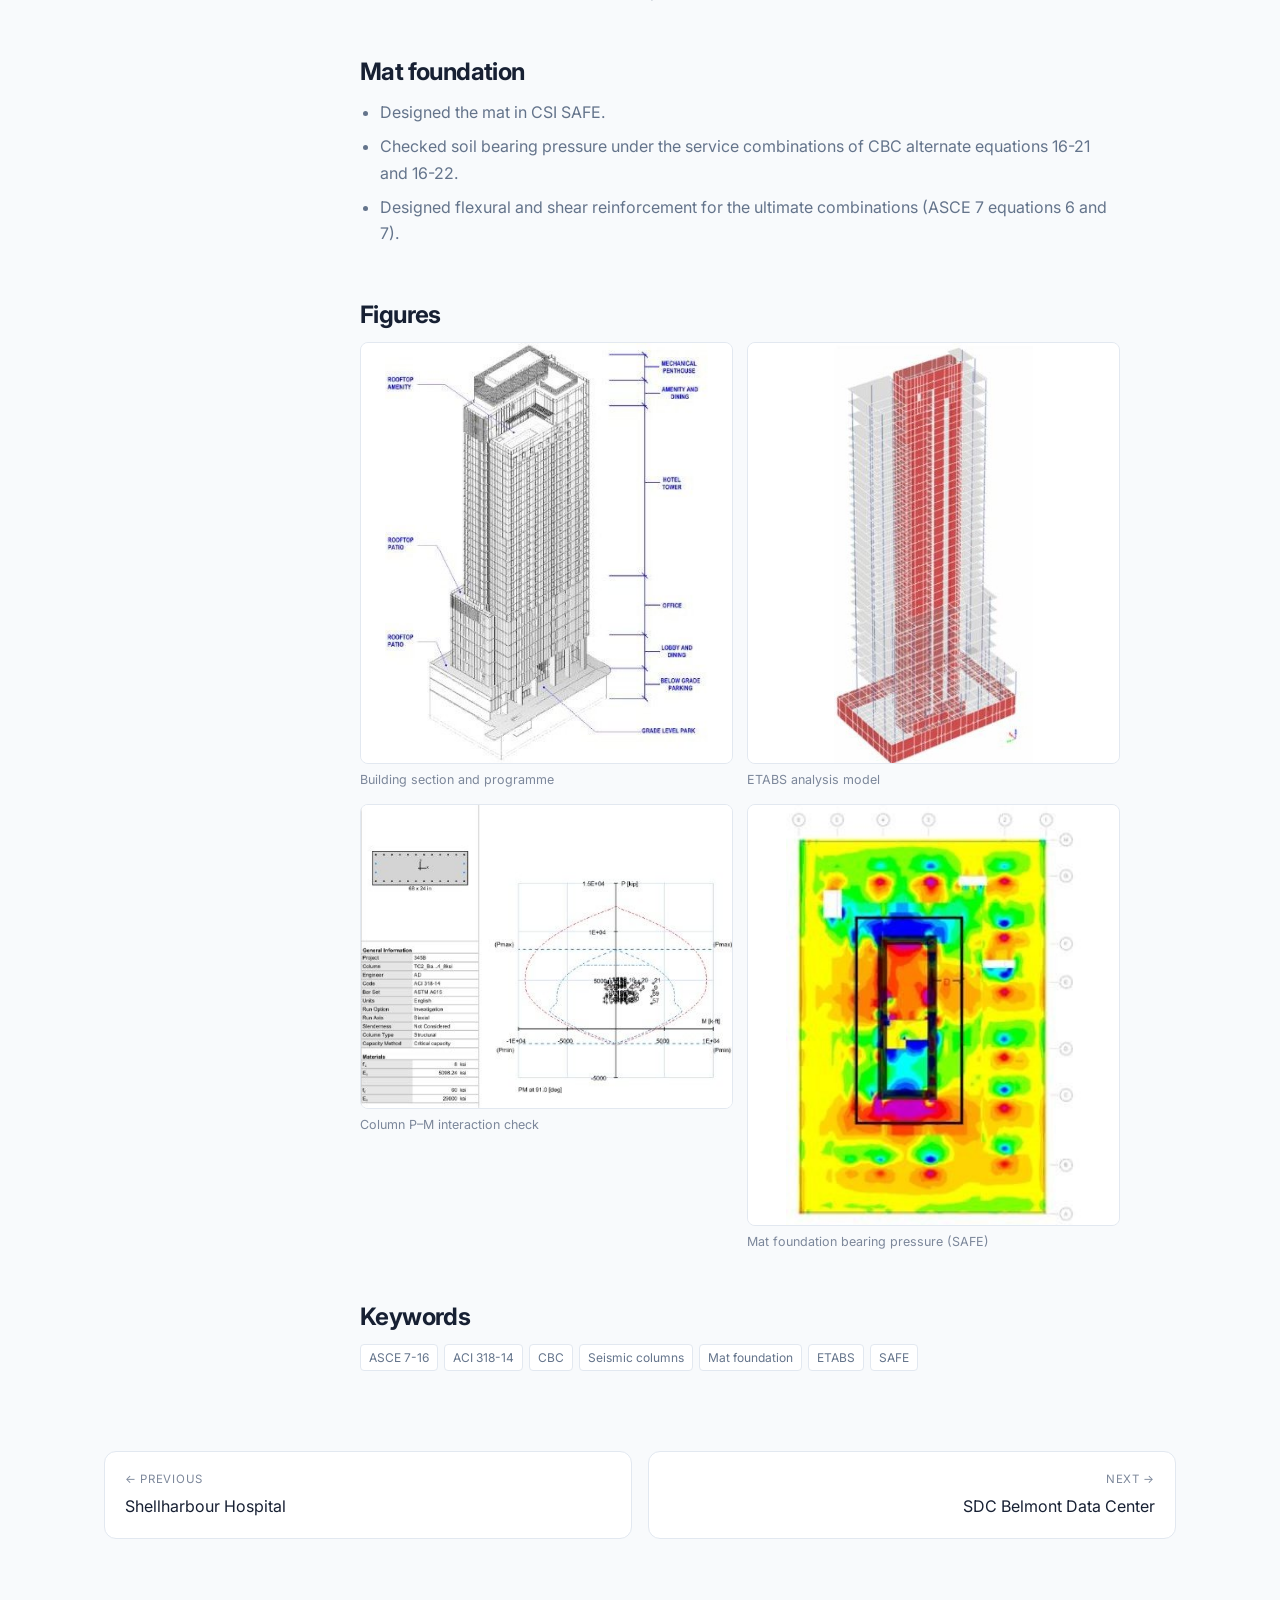
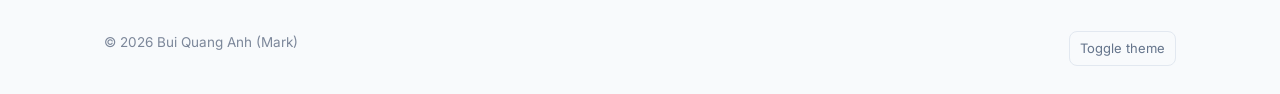
<file: projects/4th-broadway.html>
<!doctype html>
<html lang="en">
<head>
<meta charset="utf-8">
<meta name="viewport" content="width=device-width, initial-scale=1">
<title>4th Broadway · Bui Quang Anh (Mark)</title>
<meta name="description" content="A 368 ft mixed-use concrete tower — seismic column design to ACI 318 and mat foundation design in SAFE.">
<link rel="preconnect" href="https://fonts.googleapis.com">
<link rel="preconnect" href="https://fonts.gstatic.com" crossorigin>
<link href="https://fonts.googleapis.com/css2?family=Inter:wght@400;500;600;650;700;750&family=IBM+Plex+Mono:wght@400;500&display=swap" rel="stylesheet">
<link rel="icon" href="data:image/svg+xml,%3Csvg xmlns='http://www.w3.org/2000/svg' viewBox='0 0 32 32'%3E%3Crect width='32' height='32' rx='6' fill='%231F4788'/%3E%3Cpath d='M6 24 L16 8 L26 24 Z M11 24 L16 16 L21 24' fill='none' stroke='white' stroke-width='2.2' stroke-linejoin='round'/%3E%3C/svg%3E">
<link rel="stylesheet" href="../assets/site.css">
</head>
<body>
<nav class="top" aria-label="Main">
  <div class="wrap">
    <a class="brand" href="../index.html"><svg viewBox="0 0 32 32" aria-hidden="true"><rect width="32" height="32" rx="6" fill="#1F4788"/><path d="M6 24 L16 8 L26 24 Z M11 24 L16 16 L21 24" fill="none" stroke="#fff" stroke-width="2.2" stroke-linejoin="round"/></svg>Bui Quang Anh</a>
    <button class="menu-btn" aria-expanded="false" aria-controls="nav-links">Menu</button>
    <div class="links" id="nav-links">
      <a href="../index.html#about">About</a>
      <a href="../index.html#experience">Experience</a>
      <a href="../index.html#tools">Tools &amp; R&amp;D</a>
      <a href="../index.html#contact">Contact</a>
    </div>
  </div>
</nav>

<header class="cs-head">
  <div class="wrap">
    <a class="crumb" href="../index.html#experience">← All projects</a>
    <div class="kicker">Thornton Tomasetti · High-rise · CD phase</div>
    <h1>4th Broadway</h1>
    <p class="summary">A 368 ft mixed-use concrete tower — seismic column design to ACI 318 and mat foundation design in SAFE.</p>
    <dl class="meta"><div><dt>Firm</dt><dd>Thornton Tomasetti</dd></div><div><dt>Building</dt><dd>368 ft tower, 292,000 GSF</dd></div><div><dt>Codes</dt><dd>ASCE 7-16 · ACI 318-14 · CBC</dd></div><div><dt>Software</dt><dd>ETABS · SAFE · spreadsheets</dd></div></dl>
  </div>
</header>
<main>
<div class="cs-hero"><button data-full="../assets/tb-render.jpg" data-cap="4th Broadway — tower render"><img src="../assets/tb-render.jpg" alt="4th Broadway — tower render"></button></div>
<div class="cs-body">
  <aside class="toc"><b>On this page</b><a href="#project">Project</a><a href="#column-design">Column design</a><a href="#mat-foundation">Mat foundation</a><a href="#figures">Figures</a><a href="#keywords">Keywords</a></aside>
  <article><section id="project"><h2>Project</h2>
<p>Offices on levels 3–7, a 304-room hotel on levels 9–30, an urban park at ground level, rooftop patios on levels 3 and 9, a pool and bar on level 31 and banquet space on level 32. Two basement levels for parking extend 24 ft below grade; the tower rises 368 ft plus a 32 ft mechanical penthouse.</p></section><section id="column-design"><h2>Column design</h2>
<ul>
<li><b>Gravity.</b> Estimated column forces by tributary area and validated them against ETABS. Used an in-house spreadsheet to find good starting sizes under axial load and to avoid slender columns.</li>
<li><b>Seismic.</b> Designed tower and podium columns for the moments and shears induced by design earthquake displacements (ACI 318-14 §18.4.3.2 and §18.14.3.3), with transverse reinforcement detailed for ductility and confinement.</li>
<li><b>Slab–column connections.</b> Provided the minimum requirements of ACI 318-14 §18.14.5.1 so connections stay effective under large drifts.</li>
<li><b>Verification.</b> Built hand-calculation spreadsheets to check the software results.</li>
</ul></section><section id="mat-foundation"><h2>Mat foundation</h2>
<ul>
<li>Designed the mat in CSI SAFE.</li>
<li>Checked soil bearing pressure under the service combinations of CBC alternate equations 16-21 and 16-22.</li>
<li>Designed flexural and shear reinforcement for the ultimate combinations (ASCE 7 equations 6 and 7).</li>
</ul></section><section id="figures"><h2>Figures</h2><div class="figs"><figure><button data-full="../assets/tb-section.jpg" data-cap="Building section and programme"><img src="../assets/tb-section.jpg" alt="Building section and programme" loading="lazy"></button><figcaption>Building section and programme</figcaption></figure><figure><button data-full="../assets/tb-etabs.jpg" data-cap="ETABS analysis model"><img src="../assets/tb-etabs.jpg" alt="ETABS analysis model" loading="lazy"></button><figcaption>ETABS analysis model</figcaption></figure><figure><button data-full="../assets/tb-pmm.jpg" data-cap="Column P–M interaction check"><img src="../assets/tb-pmm.jpg" alt="Column P–M interaction check" loading="lazy"></button><figcaption>Column P–M interaction check</figcaption></figure><figure><button data-full="../assets/tb-mat.jpg" data-cap="Mat foundation bearing pressure (SAFE)"><img src="../assets/tb-mat.jpg" alt="Mat foundation bearing pressure (SAFE)" loading="lazy"></button><figcaption>Mat foundation bearing pressure (SAFE)</figcaption></figure></div></section><section id="keywords"><h2>Keywords</h2><div class="tags"><span>ASCE 7-16</span><span>ACI 318-14</span><span>CBC</span><span>Seismic columns</span><span>Mat foundation</span><span>ETABS</span><span>SAFE</span></div></section></article>
</div>
<nav class="pager" aria-label="More"><a href="shellharbour-hospital.html"><small>← Previous</small>Shellharbour Hospital</a><a class="next" href="sdc-belmont.html"><small>Next →</small>SDC Belmont Data Center</a></nav>
</main>

<footer>
  <div class="wrap">
    <span>© <span id="yr">2026</span> Bui Quang Anh (Mark)</span>
    <button class="theme-btn" id="theme">Toggle theme</button>
  </div>
</footer>
<div class="lb" id="lb" role="dialog" aria-modal="true" aria-label="Image viewer">
  <button aria-label="Close">×</button>
  <img alt="">
  <p></p>
</div>
<script src="../assets/site.js"></script>
</body>
</html>
</file>
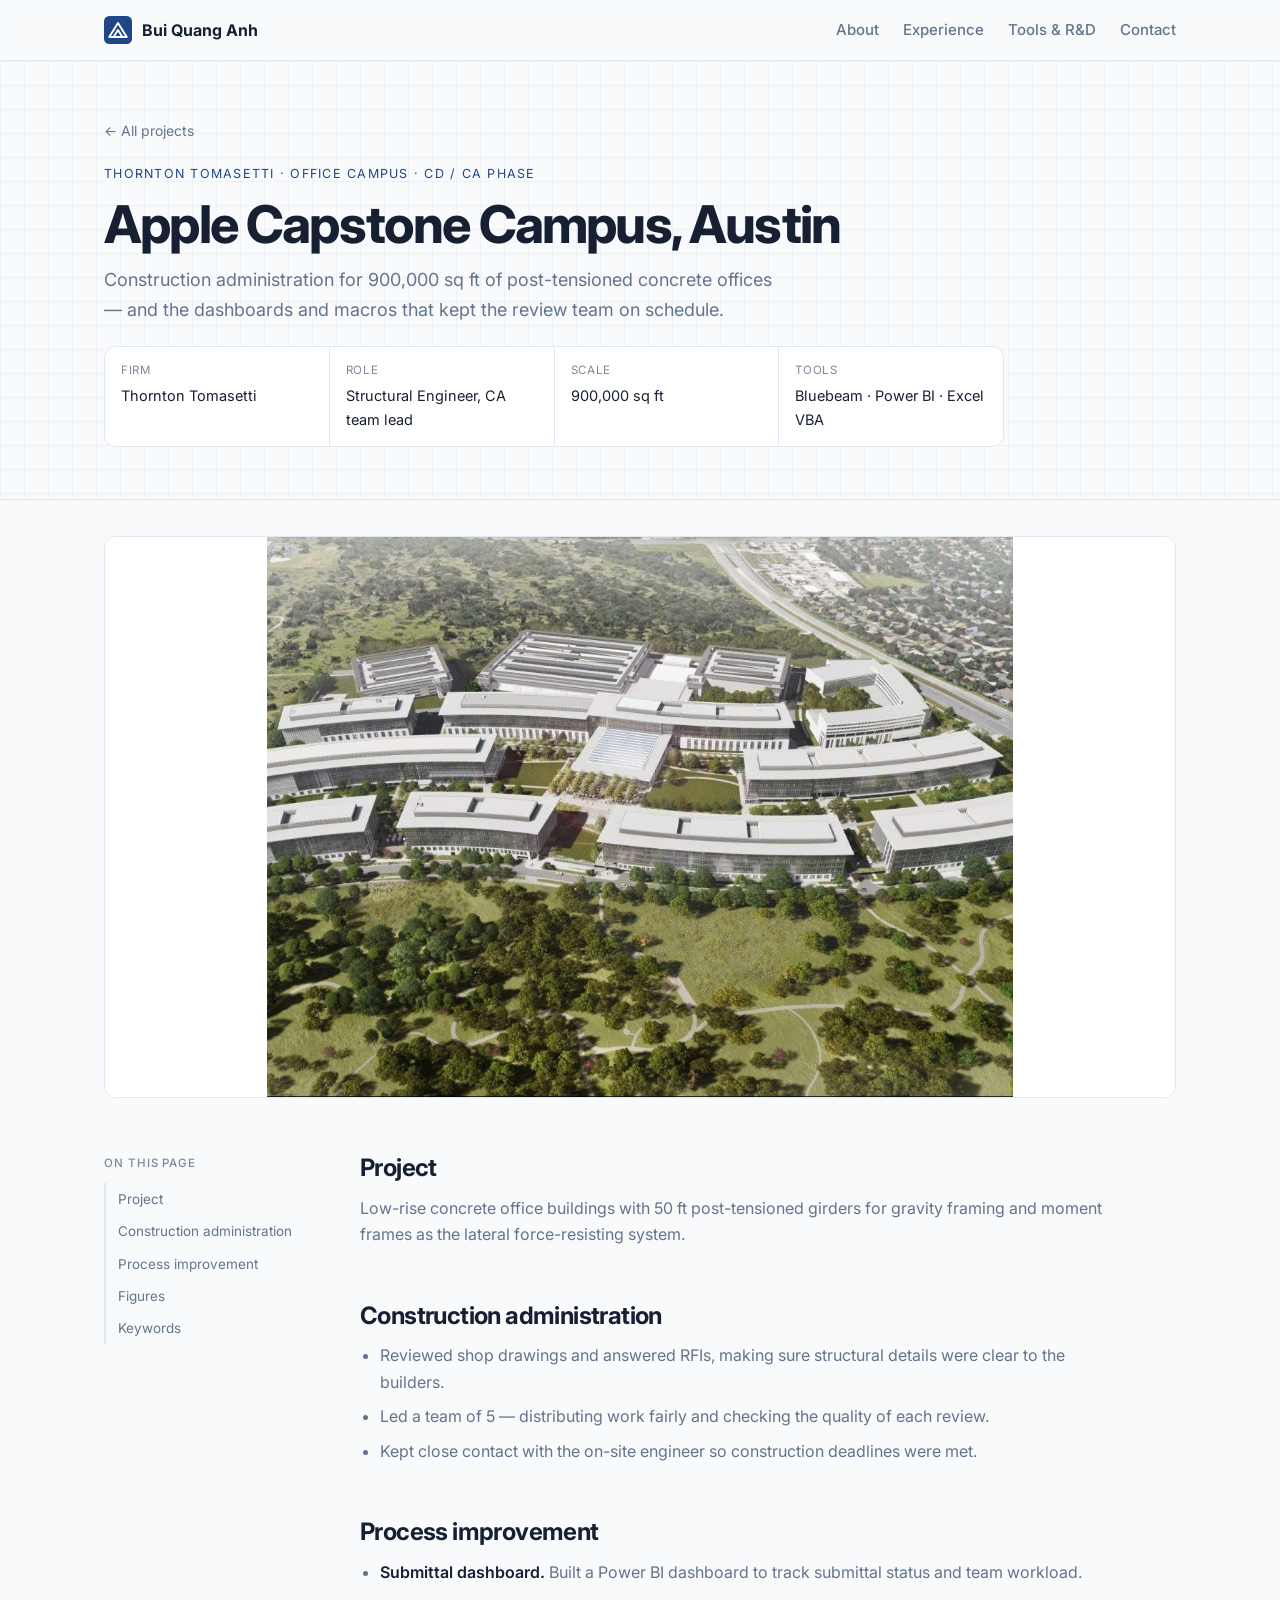
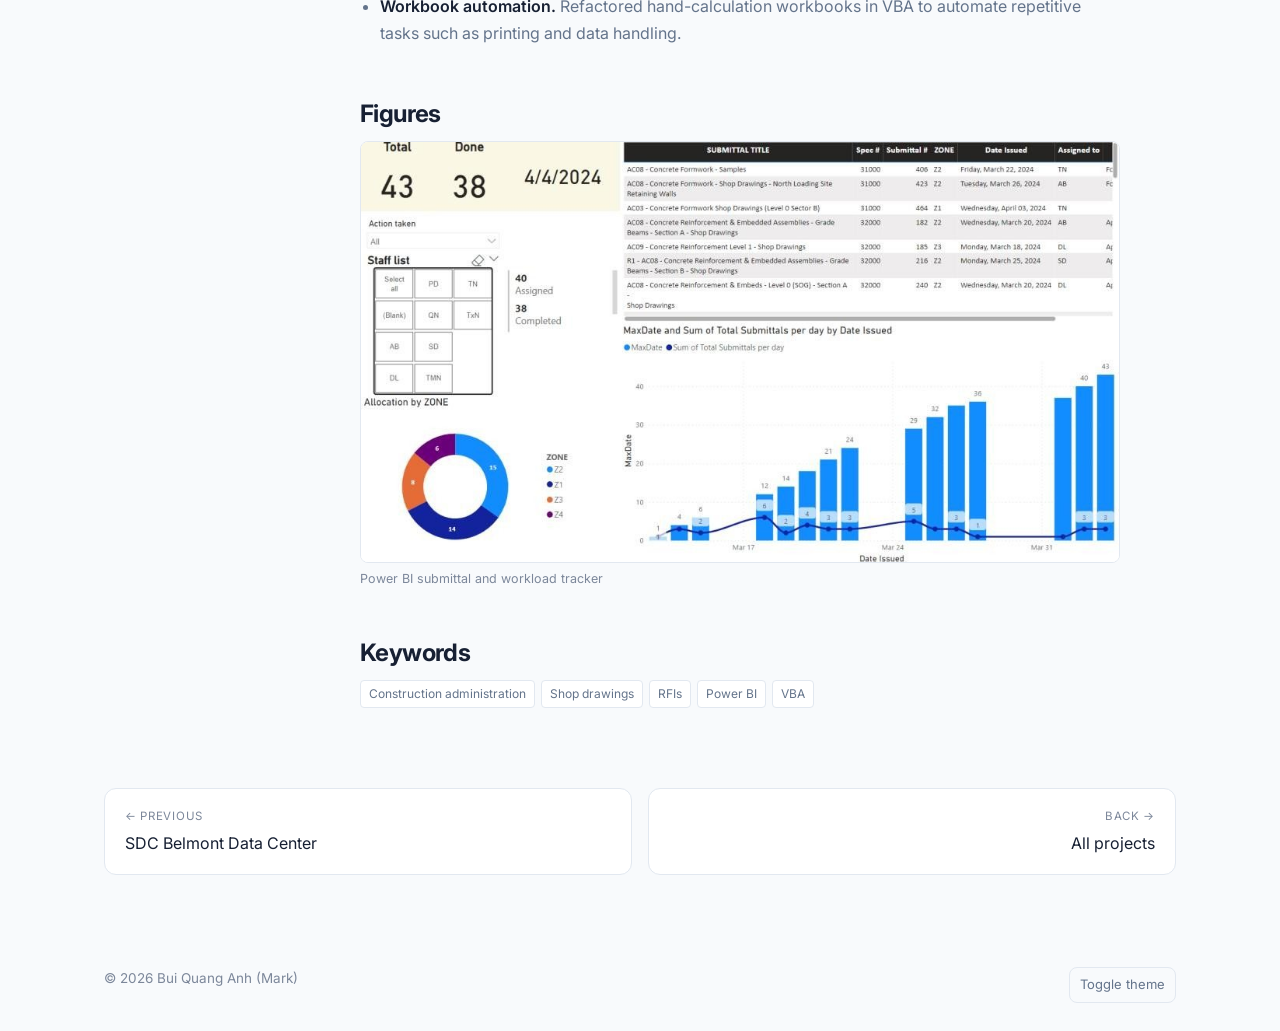
<file: projects/apple-capstone.html>
<!doctype html>
<html lang="en">
<head>
<meta charset="utf-8">
<meta name="viewport" content="width=device-width, initial-scale=1">
<title>Apple Capstone Campus, Austin · Bui Quang Anh (Mark)</title>
<meta name="description" content="Construction administration for 900,000 sq ft of post-tensioned concrete offices — and the dashboards and macros that kept the review team on schedule.">
<link rel="preconnect" href="https://fonts.googleapis.com">
<link rel="preconnect" href="https://fonts.gstatic.com" crossorigin>
<link href="https://fonts.googleapis.com/css2?family=Inter:wght@400;500;600;650;700;750&family=IBM+Plex+Mono:wght@400;500&display=swap" rel="stylesheet">
<link rel="icon" href="data:image/svg+xml,%3Csvg xmlns='http://www.w3.org/2000/svg' viewBox='0 0 32 32'%3E%3Crect width='32' height='32' rx='6' fill='%231F4788'/%3E%3Cpath d='M6 24 L16 8 L26 24 Z M11 24 L16 16 L21 24' fill='none' stroke='white' stroke-width='2.2' stroke-linejoin='round'/%3E%3C/svg%3E">
<link rel="stylesheet" href="../assets/site.css">
</head>
<body>
<nav class="top" aria-label="Main">
  <div class="wrap">
    <a class="brand" href="../index.html"><svg viewBox="0 0 32 32" aria-hidden="true"><rect width="32" height="32" rx="6" fill="#1F4788"/><path d="M6 24 L16 8 L26 24 Z M11 24 L16 16 L21 24" fill="none" stroke="#fff" stroke-width="2.2" stroke-linejoin="round"/></svg>Bui Quang Anh</a>
    <button class="menu-btn" aria-expanded="false" aria-controls="nav-links">Menu</button>
    <div class="links" id="nav-links">
      <a href="../index.html#about">About</a>
      <a href="../index.html#experience">Experience</a>
      <a href="../index.html#tools">Tools &amp; R&amp;D</a>
      <a href="../index.html#contact">Contact</a>
    </div>
  </div>
</nav>

<header class="cs-head">
  <div class="wrap">
    <a class="crumb" href="../index.html#experience">← All projects</a>
    <div class="kicker">Thornton Tomasetti · Office campus · CD / CA phase</div>
    <h1>Apple Capstone Campus, Austin</h1>
    <p class="summary">Construction administration for 900,000 sq ft of post-tensioned concrete offices — and the dashboards and macros that kept the review team on schedule.</p>
    <dl class="meta"><div><dt>Firm</dt><dd>Thornton Tomasetti</dd></div><div><dt>Role</dt><dd>Structural Engineer, CA team lead</dd></div><div><dt>Scale</dt><dd>900,000 sq ft</dd></div><div><dt>Tools</dt><dd>Bluebeam · Power BI · Excel VBA</dd></div></dl>
  </div>
</header>
<main>
<div class="cs-hero"><button data-full="../assets/apple-render.jpg" data-cap="Apple Capstone Campus — aerial render"><img src="../assets/apple-render.jpg" alt="Apple Capstone Campus — aerial render"></button></div>
<div class="cs-body">
  <aside class="toc"><b>On this page</b><a href="#project">Project</a><a href="#construction-administration">Construction administration</a><a href="#process-improvement">Process improvement</a><a href="#figures">Figures</a><a href="#keywords">Keywords</a></aside>
  <article><section id="project"><h2>Project</h2>
<p>Low-rise concrete office buildings with 50 ft post-tensioned girders for gravity framing and moment frames as the lateral force-resisting system.</p></section><section id="construction-administration"><h2>Construction administration</h2>
<ul>
<li>Reviewed shop drawings and answered RFIs, making sure structural details were clear to the builders.</li>
<li>Led a team of 5 — distributing work fairly and checking the quality of each review.</li>
<li>Kept close contact with the on-site engineer so construction deadlines were met.</li>
</ul></section><section id="process-improvement"><h2>Process improvement</h2>
<ul>
<li><b>Submittal dashboard.</b> Built a Power BI dashboard to track submittal status and team workload.</li>
<li><b>Workbook automation.</b> Refactored hand-calculation workbooks in VBA to automate repetitive tasks such as printing and data handling.</li>
</ul></section><section id="figures"><h2>Figures</h2><div class="figs"><figure class="wide"><button data-full="../assets/apple-powerbi.jpg" data-cap="Power BI submittal and workload tracker"><img src="../assets/apple-powerbi.jpg" alt="Power BI submittal and workload tracker" loading="lazy"></button><figcaption>Power BI submittal and workload tracker</figcaption></figure></div></section><section id="keywords"><h2>Keywords</h2><div class="tags"><span>Construction administration</span><span>Shop drawings</span><span>RFIs</span><span>Power BI</span><span>VBA</span></div></section></article>
</div>
<nav class="pager" aria-label="More"><a href="sdc-belmont.html"><small>← Previous</small>SDC Belmont Data Center</a><a class="next" href="../index.html#experience"><small>Back →</small>All projects</a></nav>
</main>

<footer>
  <div class="wrap">
    <span>© <span id="yr">2026</span> Bui Quang Anh (Mark)</span>
    <button class="theme-btn" id="theme">Toggle theme</button>
  </div>
</footer>
<div class="lb" id="lb" role="dialog" aria-modal="true" aria-label="Image viewer">
  <button aria-label="Close">×</button>
  <img alt="">
  <p></p>
</div>
<script src="../assets/site.js"></script>
</body>
</html>
</file>
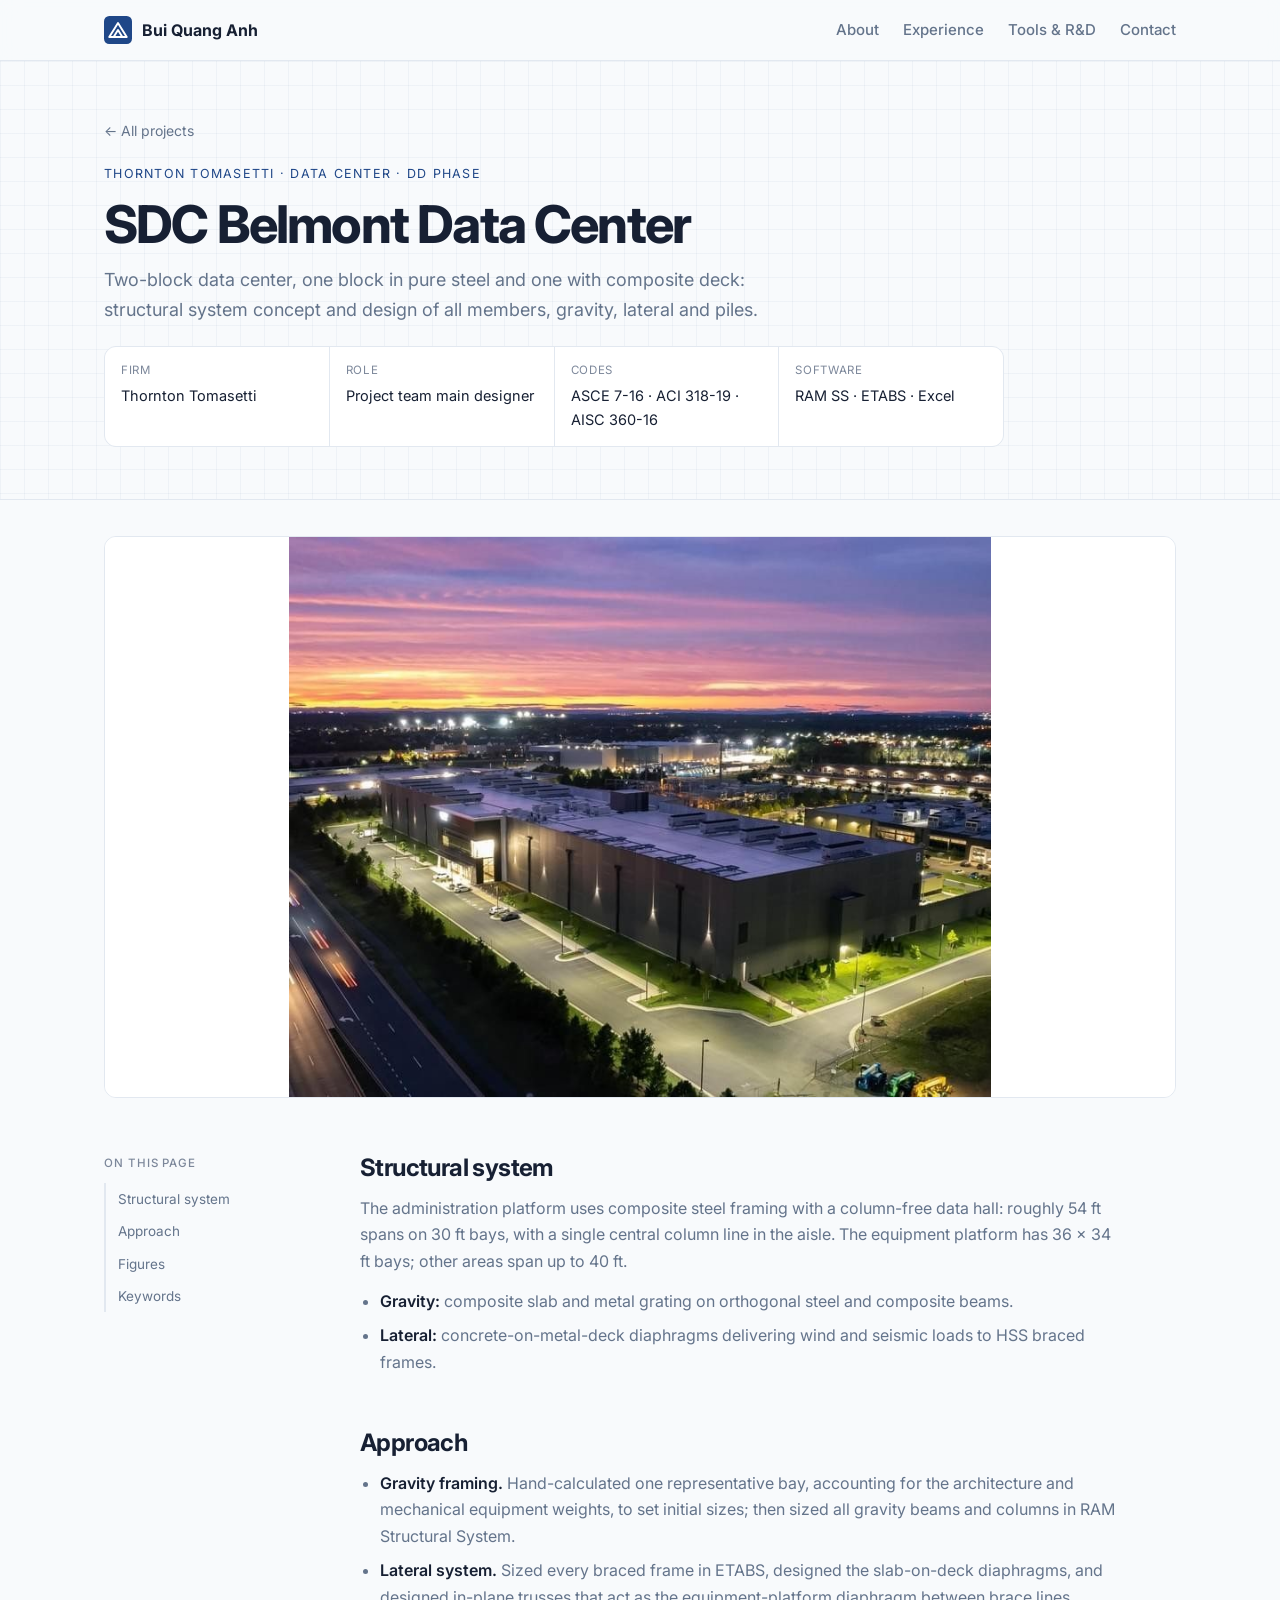
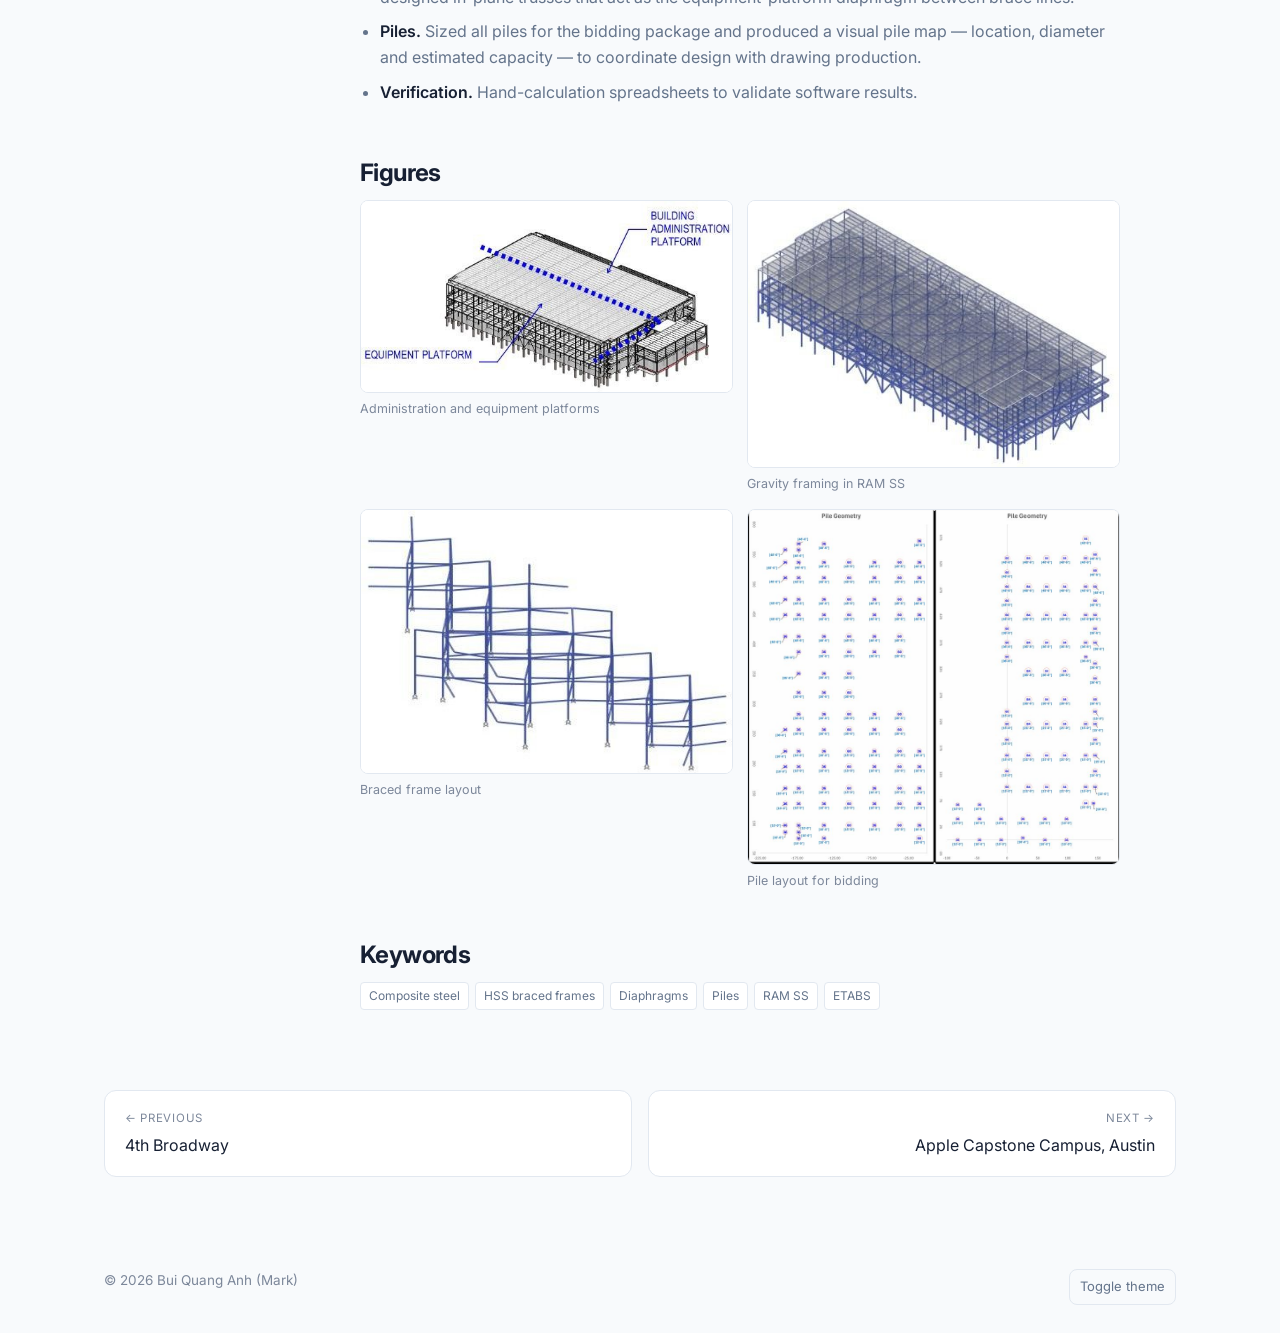
<file: projects/sdc-belmont.html>
<!doctype html>
<html lang="en">
<head>
<meta charset="utf-8">
<meta name="viewport" content="width=device-width, initial-scale=1">
<title>SDC Belmont Data Center · Bui Quang Anh (Mark)</title>
<meta name="description" content="Two-block data center, one block in pure steel and one with composite deck: structural system concept and design of all members, gravity, lateral and piles.">
<link rel="preconnect" href="https://fonts.googleapis.com">
<link rel="preconnect" href="https://fonts.gstatic.com" crossorigin>
<link href="https://fonts.googleapis.com/css2?family=Inter:wght@400;500;600;650;700;750&family=IBM+Plex+Mono:wght@400;500&display=swap" rel="stylesheet">
<link rel="icon" href="data:image/svg+xml,%3Csvg xmlns='http://www.w3.org/2000/svg' viewBox='0 0 32 32'%3E%3Crect width='32' height='32' rx='6' fill='%231F4788'/%3E%3Cpath d='M6 24 L16 8 L26 24 Z M11 24 L16 16 L21 24' fill='none' stroke='white' stroke-width='2.2' stroke-linejoin='round'/%3E%3C/svg%3E">
<link rel="stylesheet" href="../assets/site.css">
</head>
<body>
<nav class="top" aria-label="Main">
  <div class="wrap">
    <a class="brand" href="../index.html"><svg viewBox="0 0 32 32" aria-hidden="true"><rect width="32" height="32" rx="6" fill="#1F4788"/><path d="M6 24 L16 8 L26 24 Z M11 24 L16 16 L21 24" fill="none" stroke="#fff" stroke-width="2.2" stroke-linejoin="round"/></svg>Bui Quang Anh</a>
    <button class="menu-btn" aria-expanded="false" aria-controls="nav-links">Menu</button>
    <div class="links" id="nav-links">
      <a href="../index.html#about">About</a>
      <a href="../index.html#experience">Experience</a>
      <a href="../index.html#tools">Tools &amp; R&amp;D</a>
      <a href="../index.html#contact">Contact</a>
    </div>
  </div>
</nav>

<header class="cs-head">
  <div class="wrap">
    <a class="crumb" href="../index.html#experience">← All projects</a>
    <div class="kicker">Thornton Tomasetti · Data center · DD phase</div>
    <h1>SDC Belmont Data Center</h1>
    <p class="summary">Two-block data center, one block in pure steel and one with composite deck: structural system concept and design of all members, gravity, lateral and piles.</p>
    <dl class="meta"><div><dt>Firm</dt><dd>Thornton Tomasetti</dd></div><div><dt>Role</dt><dd>Project team main designer</dd></div><div><dt>Codes</dt><dd>ASCE 7-16 · ACI 318-19 · AISC 360-16</dd></div><div><dt>Software</dt><dd>RAM SS · ETABS · Excel</dd></div></dl>
  </div>
</header>
<main>
<div class="cs-hero"><button data-full="../assets/sdc-render.jpg" data-cap="SDC Belmont Data Center — render"><img src="../assets/sdc-render.jpg" alt="SDC Belmont Data Center — render"></button></div>
<div class="cs-body">
  <aside class="toc"><b>On this page</b><a href="#structural-system">Structural system</a><a href="#approach">Approach</a><a href="#figures">Figures</a><a href="#keywords">Keywords</a></aside>
  <article><section id="structural-system"><h2>Structural system</h2>
<p>The administration platform uses composite steel framing with a column-free data hall: roughly 54 ft spans on 30 ft bays, with a single central column line in the aisle. The equipment platform has 36 × 34 ft bays; other areas span up to 40 ft.</p>
<ul>
<li><b>Gravity:</b> composite slab and metal grating on orthogonal steel and composite beams.</li>
<li><b>Lateral:</b> concrete-on-metal-deck diaphragms delivering wind and seismic loads to HSS braced frames.</li>
</ul></section><section id="approach"><h2>Approach</h2>
<ul>
<li><b>Gravity framing.</b> Hand-calculated one representative bay, accounting for the architecture and mechanical equipment weights, to set initial sizes; then sized all gravity beams and columns in RAM Structural System.</li>
<li><b>Lateral system.</b> Sized every braced frame in ETABS, designed the slab-on-deck diaphragms, and designed in-plane trusses that act as the equipment-platform diaphragm between brace lines.</li>
<li><b>Piles.</b> Sized all piles for the bidding package and produced a visual pile map — location, diameter and estimated capacity — to coordinate design with drawing production.</li>
<li><b>Verification.</b> Hand-calculation spreadsheets to validate software results.</li>
</ul></section><section id="figures"><h2>Figures</h2><div class="figs"><figure><button data-full="../assets/sdc-model.jpg" data-cap="Administration and equipment platforms"><img src="../assets/sdc-model.jpg" alt="Administration and equipment platforms" loading="lazy"></button><figcaption>Administration and equipment platforms</figcaption></figure><figure><button data-full="../assets/sdc-ram.jpg" data-cap="Gravity framing in RAM SS"><img src="../assets/sdc-ram.jpg" alt="Gravity framing in RAM SS" loading="lazy"></button><figcaption>Gravity framing in RAM SS</figcaption></figure><figure><button data-full="../assets/sdc-braces.jpg" data-cap="Braced frame layout"><img src="../assets/sdc-braces.jpg" alt="Braced frame layout" loading="lazy"></button><figcaption>Braced frame layout</figcaption></figure><figure><button data-full="../assets/sdc-piles.jpg" data-cap="Pile layout for bidding"><img src="../assets/sdc-piles.jpg" alt="Pile layout for bidding" loading="lazy"></button><figcaption>Pile layout for bidding</figcaption></figure></div></section><section id="keywords"><h2>Keywords</h2><div class="tags"><span>Composite steel</span><span>HSS braced frames</span><span>Diaphragms</span><span>Piles</span><span>RAM SS</span><span>ETABS</span></div></section></article>
</div>
<nav class="pager" aria-label="More"><a href="4th-broadway.html"><small>← Previous</small>4th Broadway</a><a class="next" href="apple-capstone.html"><small>Next →</small>Apple Capstone Campus, Austin</a></nav>
</main>

<footer>
  <div class="wrap">
    <span>© <span id="yr">2026</span> Bui Quang Anh (Mark)</span>
    <button class="theme-btn" id="theme">Toggle theme</button>
  </div>
</footer>
<div class="lb" id="lb" role="dialog" aria-modal="true" aria-label="Image viewer">
  <button aria-label="Close">×</button>
  <img alt="">
  <p></p>
</div>
<script src="../assets/site.js"></script>
</body>
</html>
</file>
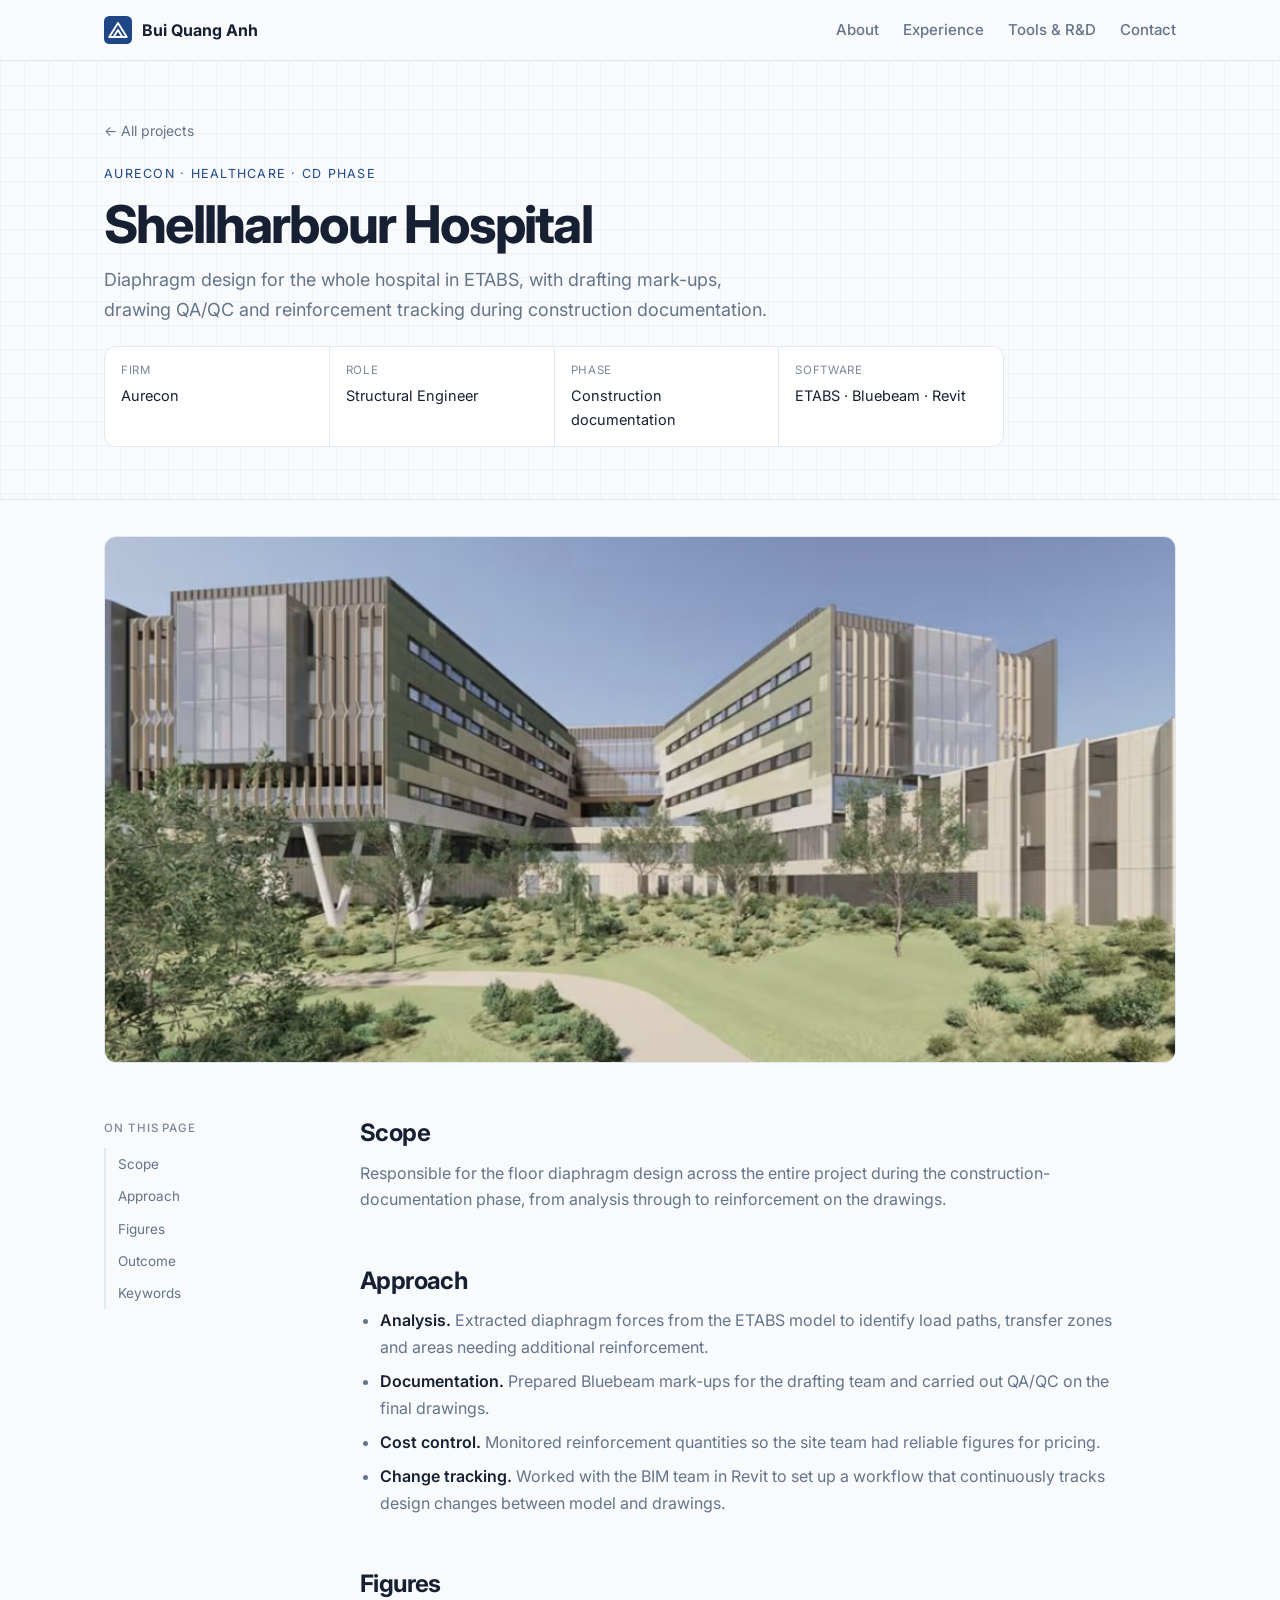
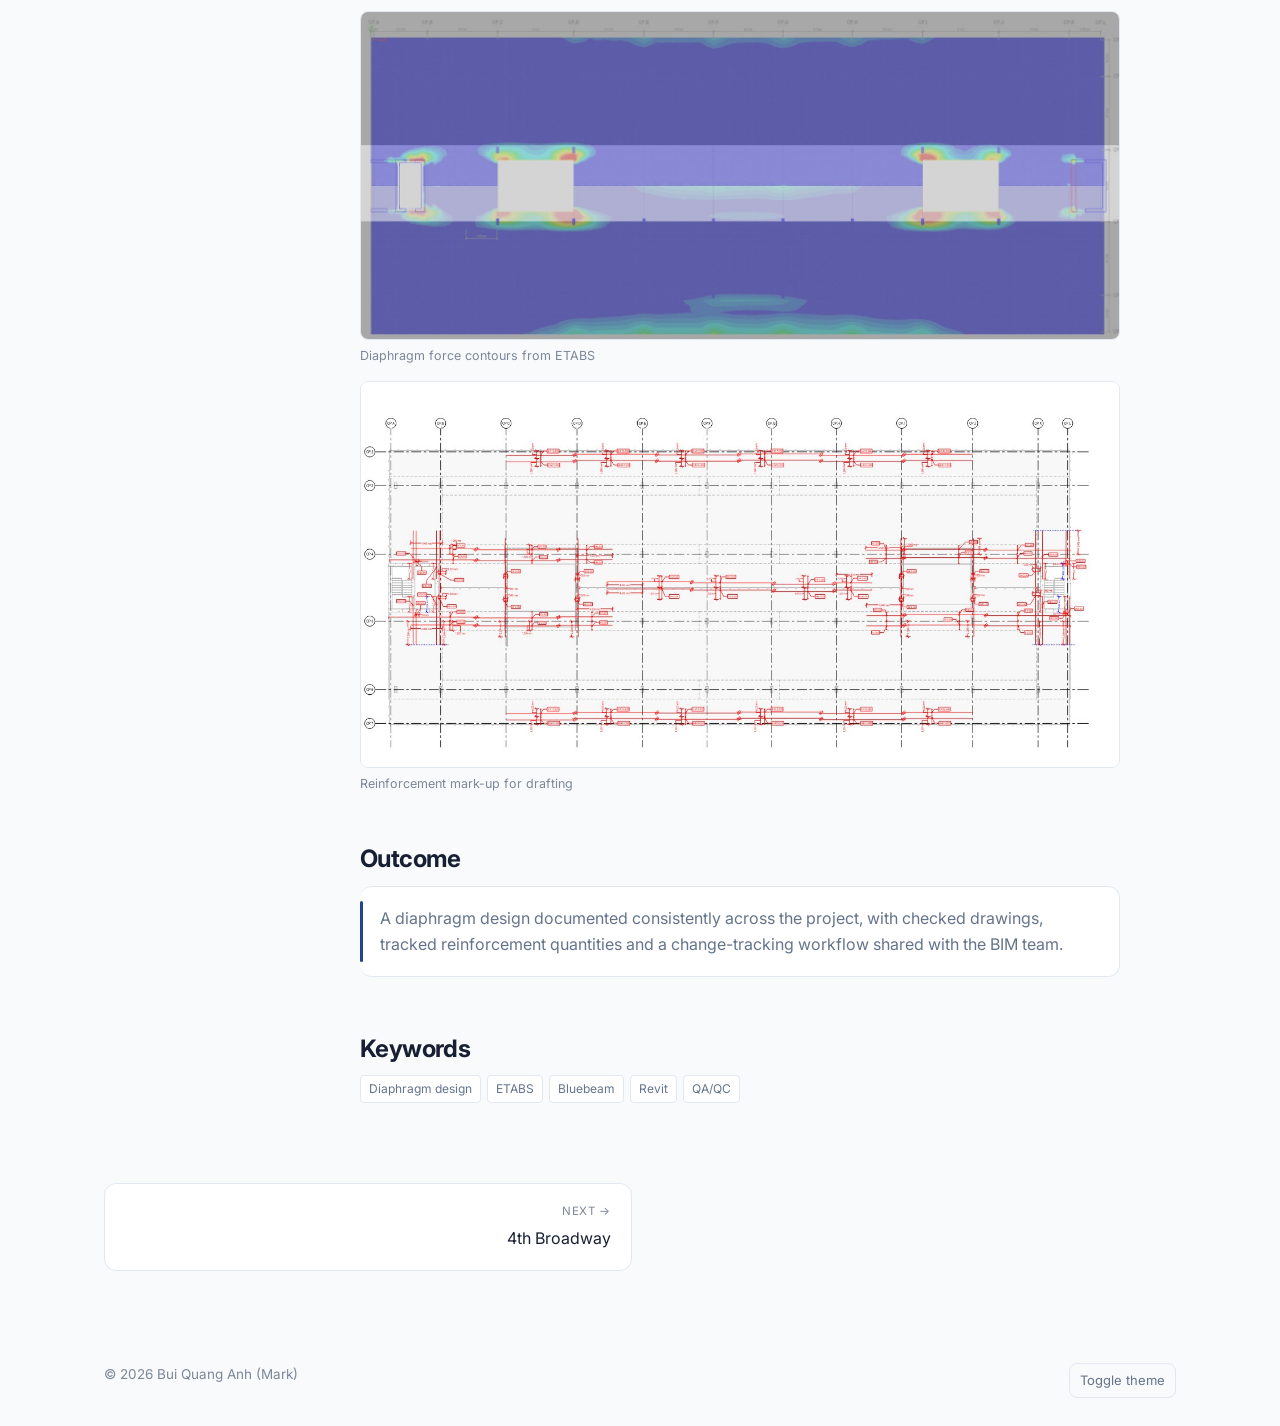
<file: projects/shellharbour-hospital.html>
<!doctype html>
<html lang="en">
<head>
<meta charset="utf-8">
<meta name="viewport" content="width=device-width, initial-scale=1">
<title>Shellharbour Hospital · Bui Quang Anh (Mark)</title>
<meta name="description" content="Diaphragm design for the whole hospital in ETABS, with drafting mark-ups, drawing QA/QC and reinforcement tracking during construction documentation.">
<link rel="preconnect" href="https://fonts.googleapis.com">
<link rel="preconnect" href="https://fonts.gstatic.com" crossorigin>
<link href="https://fonts.googleapis.com/css2?family=Inter:wght@400;500;600;650;700;750&family=IBM+Plex+Mono:wght@400;500&display=swap" rel="stylesheet">
<link rel="icon" href="data:image/svg+xml,%3Csvg xmlns='http://www.w3.org/2000/svg' viewBox='0 0 32 32'%3E%3Crect width='32' height='32' rx='6' fill='%231F4788'/%3E%3Cpath d='M6 24 L16 8 L26 24 Z M11 24 L16 16 L21 24' fill='none' stroke='white' stroke-width='2.2' stroke-linejoin='round'/%3E%3C/svg%3E">
<link rel="stylesheet" href="../assets/site.css">
</head>
<body>
<nav class="top" aria-label="Main">
  <div class="wrap">
    <a class="brand" href="../index.html"><svg viewBox="0 0 32 32" aria-hidden="true"><rect width="32" height="32" rx="6" fill="#1F4788"/><path d="M6 24 L16 8 L26 24 Z M11 24 L16 16 L21 24" fill="none" stroke="#fff" stroke-width="2.2" stroke-linejoin="round"/></svg>Bui Quang Anh</a>
    <button class="menu-btn" aria-expanded="false" aria-controls="nav-links">Menu</button>
    <div class="links" id="nav-links">
      <a href="../index.html#about">About</a>
      <a href="../index.html#experience">Experience</a>
      <a href="../index.html#tools">Tools &amp; R&amp;D</a>
      <a href="../index.html#contact">Contact</a>
    </div>
  </div>
</nav>

<header class="cs-head">
  <div class="wrap">
    <a class="crumb" href="../index.html#experience">← All projects</a>
    <div class="kicker">Aurecon · Healthcare · CD phase</div>
    <h1>Shellharbour Hospital</h1>
    <p class="summary">Diaphragm design for the whole hospital in ETABS, with drafting mark-ups, drawing QA/QC and reinforcement tracking during construction documentation.</p>
    <dl class="meta"><div><dt>Firm</dt><dd>Aurecon</dd></div><div><dt>Role</dt><dd>Structural Engineer</dd></div><div><dt>Phase</dt><dd>Construction documentation</dd></div><div><dt>Software</dt><dd>ETABS · Bluebeam · Revit</dd></div></dl>
  </div>
</header>
<main>
<div class="cs-hero"><button data-full="../assets/shell-render.jpg" data-cap="Shellharbour Hospital — project render"><img src="../assets/shell-render.jpg" alt="Shellharbour Hospital — project render"></button></div>
<div class="cs-body">
  <aside class="toc"><b>On this page</b><a href="#scope">Scope</a><a href="#approach">Approach</a><a href="#figures">Figures</a><a href="#outcome">Outcome</a><a href="#keywords">Keywords</a></aside>
  <article><section id="scope"><h2>Scope</h2>
<p>Responsible for the floor diaphragm design across the entire project during the construction-documentation phase, from analysis through to reinforcement on the drawings.</p></section><section id="approach"><h2>Approach</h2>
<ul>
<li><b>Analysis.</b> Extracted diaphragm forces from the ETABS model to identify load paths, transfer zones and areas needing additional reinforcement.</li>
<li><b>Documentation.</b> Prepared Bluebeam mark-ups for the drafting team and carried out QA/QC on the final drawings.</li>
<li><b>Cost control.</b> Monitored reinforcement quantities so the site team had reliable figures for pricing.</li>
<li><b>Change tracking.</b> Worked with the BIM team in Revit to set up a workflow that continuously tracks design changes between model and drawings.</li>
</ul></section><section id="figures"><h2>Figures</h2><div class="figs"><figure class="wide"><button data-full="../assets/shell-diaphragm.jpg" data-cap="Diaphragm force contours from ETABS"><img src="../assets/shell-diaphragm.jpg" alt="Diaphragm force contours from ETABS" loading="lazy"></button><figcaption>Diaphragm force contours from ETABS</figcaption></figure><figure class="wide"><button data-full="../assets/shell-markup.jpg" data-cap="Reinforcement mark-up for drafting"><img src="../assets/shell-markup.jpg" alt="Reinforcement mark-up for drafting" loading="lazy"></button><figcaption>Reinforcement mark-up for drafting</figcaption></figure></div></section><section id="outcome"><h2>Outcome</h2>
<div class="callout"><p>A diaphragm design documented consistently across the project, with checked drawings, tracked reinforcement quantities and a change-tracking workflow shared with the BIM team.</p></div></section><section id="keywords"><h2>Keywords</h2><div class="tags"><span>Diaphragm design</span><span>ETABS</span><span>Bluebeam</span><span>Revit</span><span>QA/QC</span></div></section></article>
</div>
<nav class="pager" aria-label="More"><a class="next" href="4th-broadway.html"><small>Next →</small>4th Broadway</a></nav>
</main>

<footer>
  <div class="wrap">
    <span>© <span id="yr">2026</span> Bui Quang Anh (Mark)</span>
    <button class="theme-btn" id="theme">Toggle theme</button>
  </div>
</footer>
<div class="lb" id="lb" role="dialog" aria-modal="true" aria-label="Image viewer">
  <button aria-label="Close">×</button>
  <img alt="">
  <p></p>
</div>
<script src="../assets/site.js"></script>
</body>
</html>
</file>
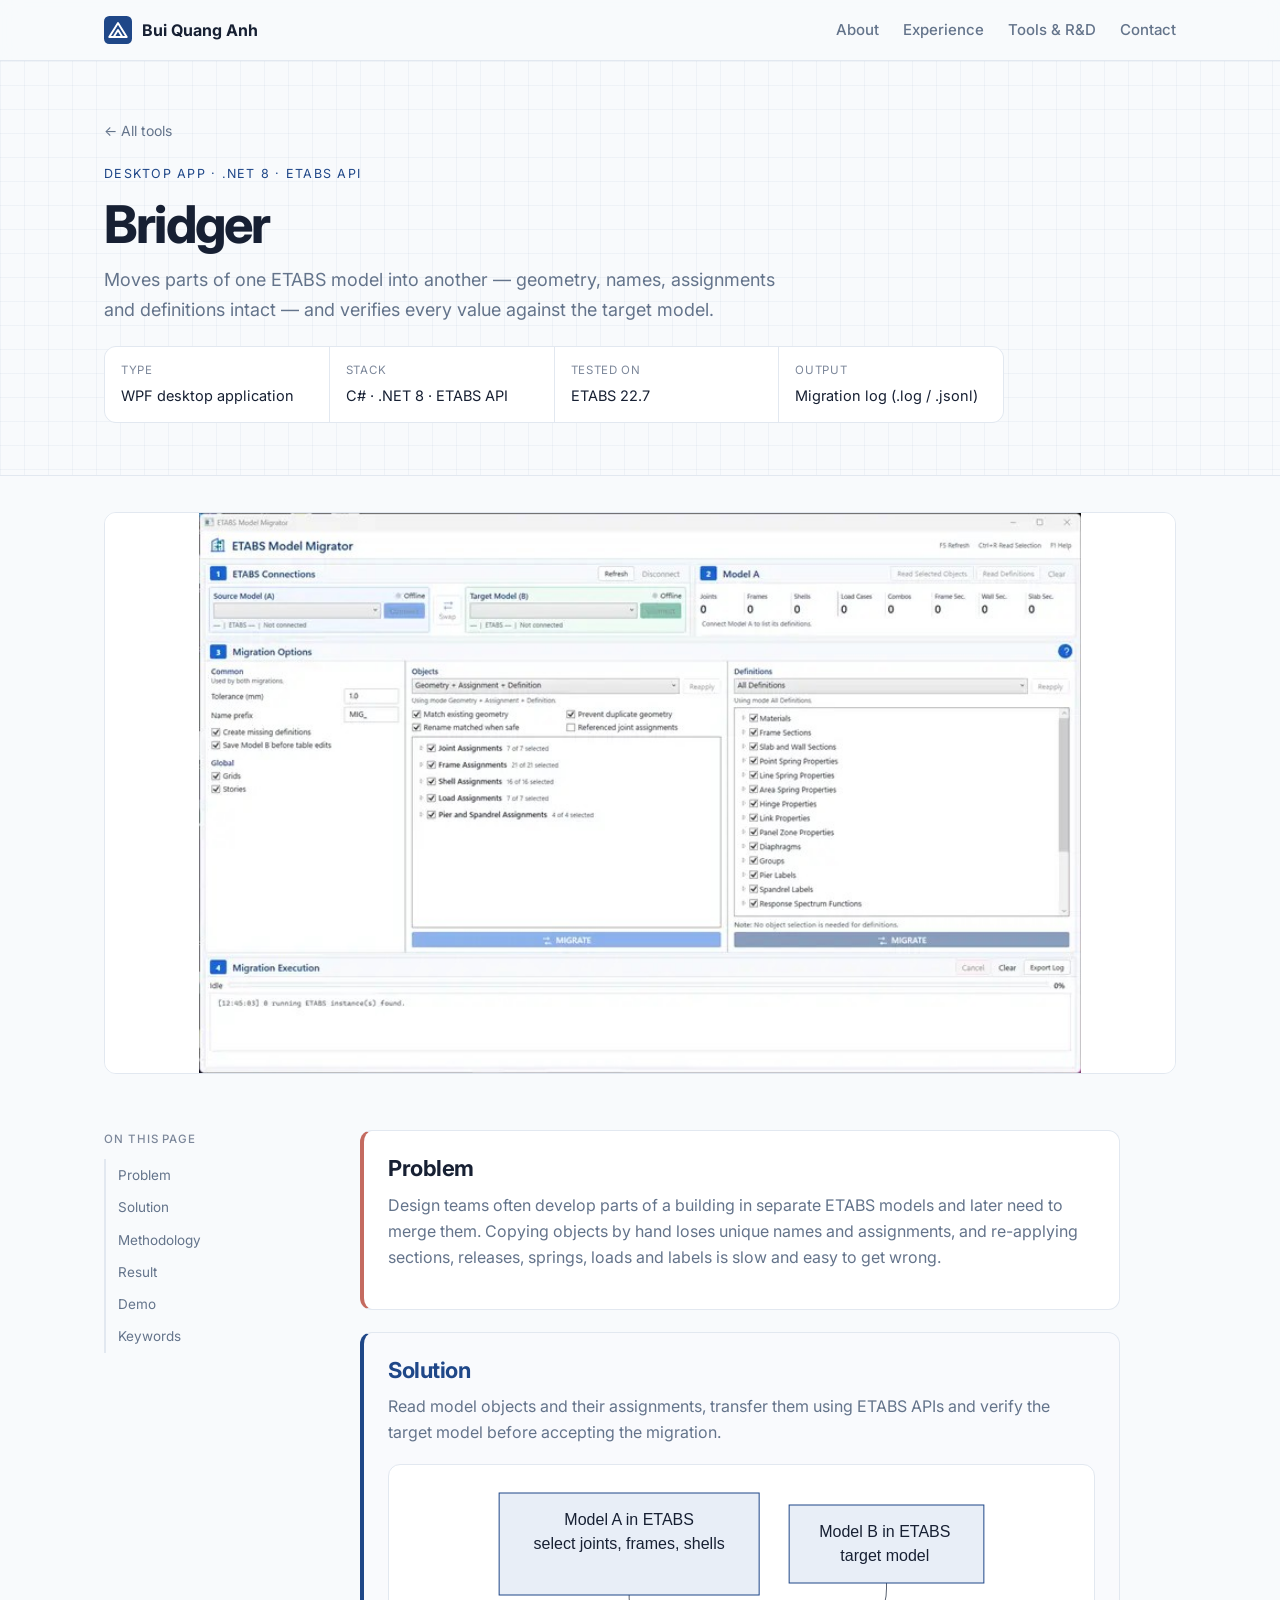
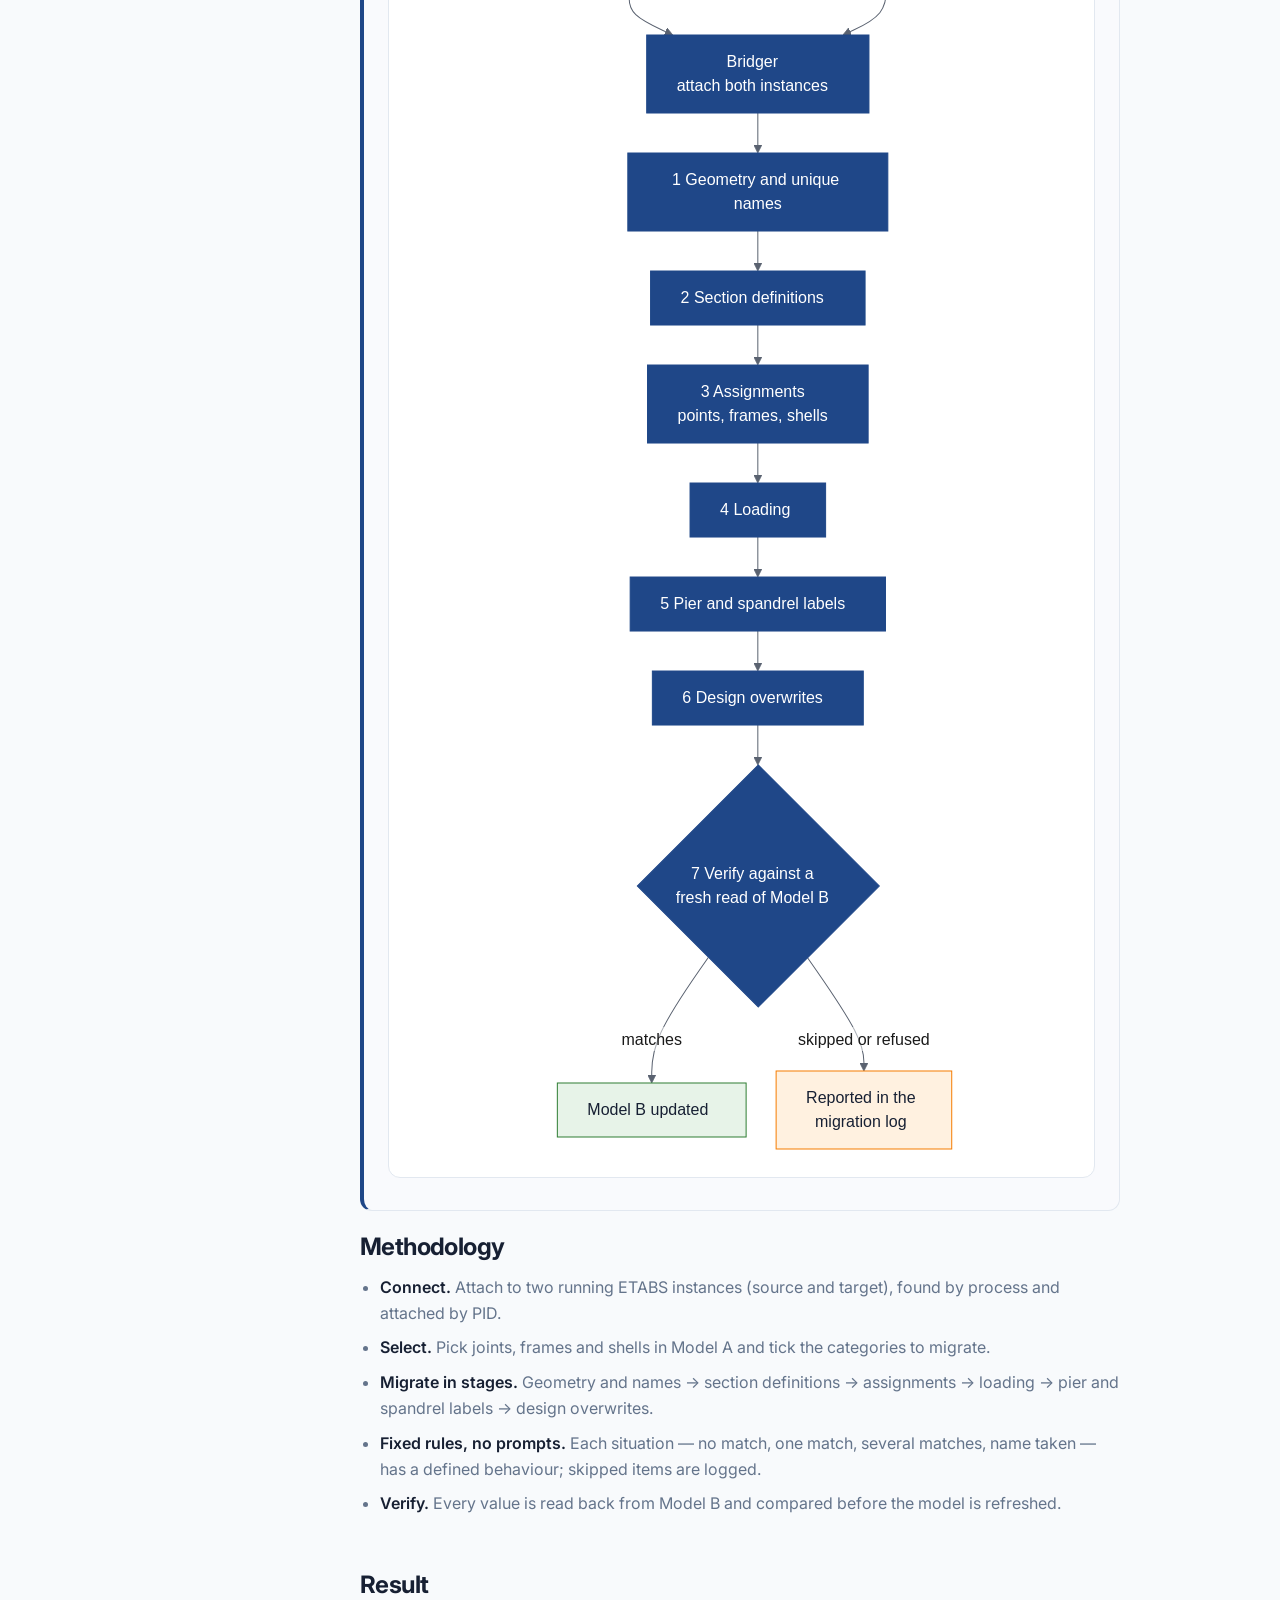
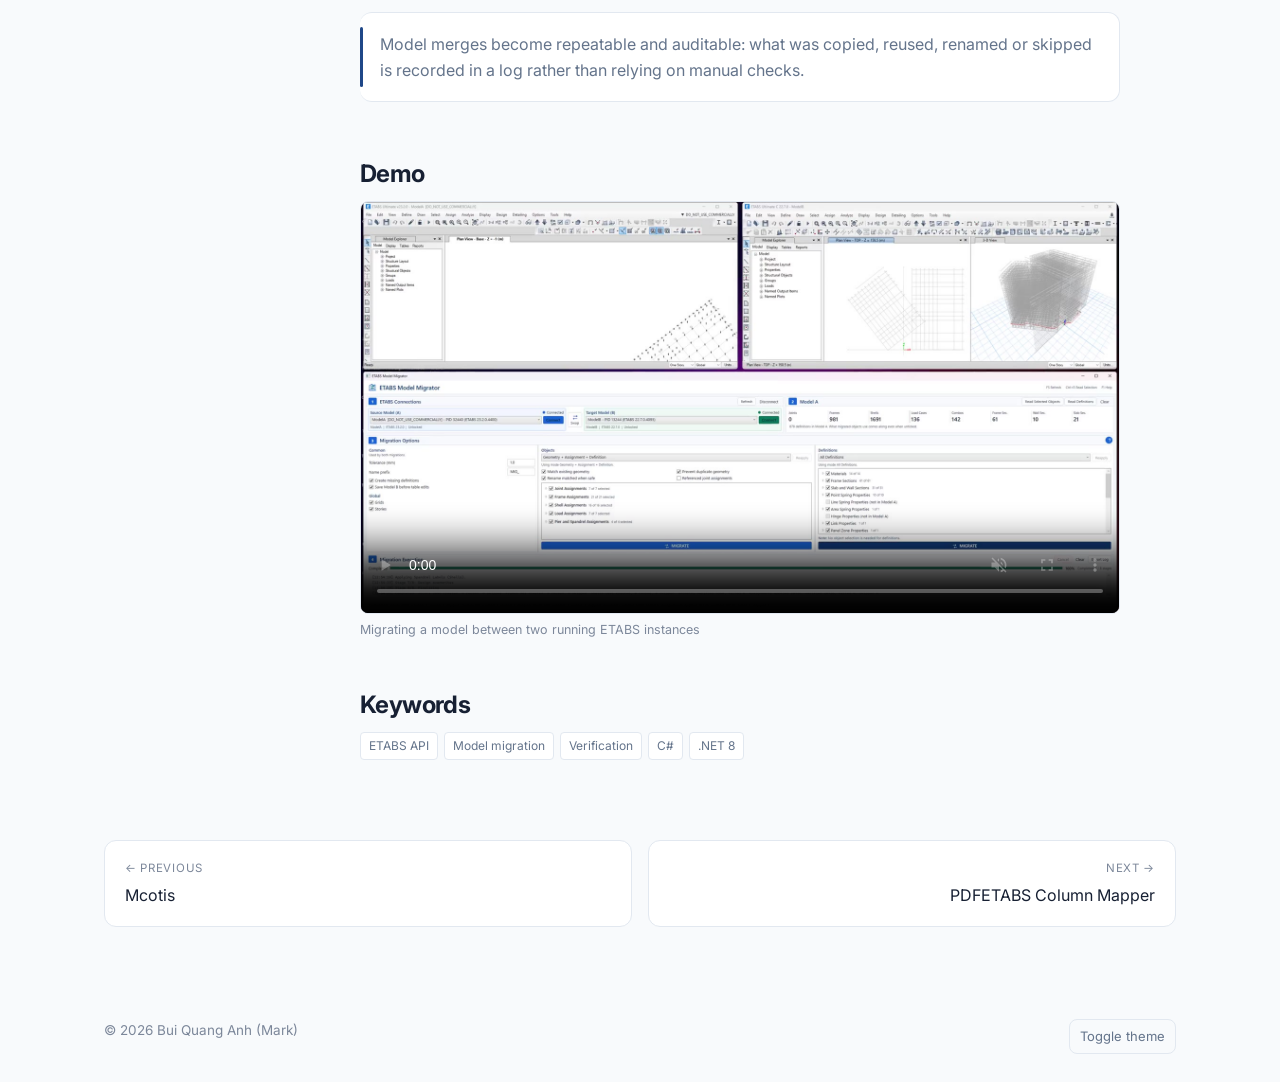
<file: tools/bridger.html>
<!doctype html>
<html lang="en">
<head>
<meta charset="utf-8">
<meta name="viewport" content="width=device-width, initial-scale=1">
<title>Bridger · Bui Quang Anh (Mark)</title>
<meta name="description" content="Moves parts of one ETABS model into another — geometry, names, assignments and definitions intact — and verifies every value against the target model.">
<link rel="preconnect" href="https://fonts.googleapis.com">
<link rel="preconnect" href="https://fonts.gstatic.com" crossorigin>
<link href="https://fonts.googleapis.com/css2?family=Inter:wght@400;500;600;650;700;750&family=IBM+Plex+Mono:wght@400;500&display=swap" rel="stylesheet">
<link rel="icon" href="data:image/svg+xml,%3Csvg xmlns='http://www.w3.org/2000/svg' viewBox='0 0 32 32'%3E%3Crect width='32' height='32' rx='6' fill='%231F4788'/%3E%3Cpath d='M6 24 L16 8 L26 24 Z M11 24 L16 16 L21 24' fill='none' stroke='white' stroke-width='2.2' stroke-linejoin='round'/%3E%3C/svg%3E">
<link rel="stylesheet" href="../assets/site.css">
</head>
<body>
<nav class="top" aria-label="Main">
  <div class="wrap">
    <a class="brand" href="../index.html"><svg viewBox="0 0 32 32" aria-hidden="true"><rect width="32" height="32" rx="6" fill="#1F4788"/><path d="M6 24 L16 8 L26 24 Z M11 24 L16 16 L21 24" fill="none" stroke="#fff" stroke-width="2.2" stroke-linejoin="round"/></svg>Bui Quang Anh</a>
    <button class="menu-btn" aria-expanded="false" aria-controls="nav-links">Menu</button>
    <div class="links" id="nav-links">
      <a href="../index.html#about">About</a>
      <a href="../index.html#experience">Experience</a>
      <a href="../index.html#tools">Tools &amp; R&amp;D</a>
      <a href="../index.html#contact">Contact</a>
    </div>
  </div>
</nav>

<header class="cs-head">
  <div class="wrap">
    <a class="crumb" href="../index.html#tools">← All tools</a>
    <div class="kicker">Desktop app · .NET 8 · ETABS API</div>
    <h1>Bridger</h1>
    <p class="summary">Moves parts of one ETABS model into another — geometry, names, assignments and definitions intact — and verifies every value against the target model.</p>
    <dl class="meta"><div><dt>Type</dt><dd>WPF desktop application</dd></div><div><dt>Stack</dt><dd>C# · .NET 8 · ETABS API</dd></div><div><dt>Tested on</dt><dd>ETABS 22.7</dd></div><div><dt>Output</dt><dd>Migration log (.log / .jsonl)</dd></div></dl>
  </div>
</header>
<main>
<div class="cs-hero"><button data-full="../assets/bridger-ui.jpg" data-cap="Bridger — connections, migration options and execution log"><img src="../assets/bridger-ui.jpg" alt="Bridger — connections, migration options and execution log"></button></div>
<div class="cs-body">
  <aside class="toc"><b>On this page</b><a href="#problem">Problem</a><a href="#how-it-works">Solution</a><a href="#methodology">Methodology</a><a href="#result">Result</a><a href="#demo">Demo</a><a href="#keywords">Keywords</a></aside>
  <article><section id="problem"><h2>Problem</h2><p>Design teams often develop parts of a building in separate ETABS models and later need to merge them. Copying objects by hand loses unique names and assignments, and re-applying sections, releases, springs, loads and labels is slow and easy to get wrong.</p></section><section id="how-it-works"><h2>Solution</h2><p>Read model objects and their assignments, transfer them using ETABS APIs and verify the target model before accepting the migration.</p><figure class="flow"><button data-full="../assets/flow-bridger.svg" data-cap="Bridger — how it works"><img src="../assets/flow-bridger.svg" alt="Workflow diagram for Bridger"></button></figure></section><section id="methodology"><h2>Methodology</h2><ul>
<li><b>Connect.</b> Attach to two running ETABS instances (source and target), found by process and attached by PID.</li>
<li><b>Select.</b> Pick joints, frames and shells in Model A and tick the categories to migrate.</li>
<li><b>Migrate in stages.</b> Geometry and names → section definitions → assignments → loading → pier and spandrel labels → design overwrites.</li>
<li><b>Fixed rules, no prompts.</b> Each situation — no match, one match, several matches, name taken — has a defined behaviour; skipped items are logged.</li>
<li><b>Verify.</b> Every value is read back from Model B and compared before the model is refreshed.</li>
</ul></section><section id="result"><h2>Result</h2><div class="callout"><p>Model merges become repeatable and auditable: what was copied, reused, renamed or skipped is recorded in a log rather than relying on manual checks.</p></div></section><section id="demo"><h2>Demo</h2><div class="figs"><figure class="wide"><video controls muted playsinline preload="metadata" poster="../assets/bridger-poster.jpg"><source src="../assets/bridger-demo.mp4" type="video/mp4"></video><figcaption>Migrating a model between two running ETABS instances</figcaption></figure></div></section><section id="keywords"><h2>Keywords</h2><div class="tags"><span>ETABS API</span><span>Model migration</span><span>Verification</span><span>C#</span><span>.NET 8</span></div></section></article>
</div>
<nav class="pager" aria-label="More"><a href="mcotis.html"><small>← Previous</small>Mcotis</a><a class="next" href="pdfetabs-column-mapper.html"><small>Next →</small>PDFETABS Column Mapper</a></nav>
</main>

<footer>
  <div class="wrap">
    <span>© <span id="yr">2026</span> Bui Quang Anh (Mark)</span>
    <button class="theme-btn" id="theme">Toggle theme</button>
  </div>
</footer>
<div class="lb" id="lb" role="dialog" aria-modal="true" aria-label="Image viewer">
  <button aria-label="Close">×</button>
  <img alt="">
  <p></p>
</div>
<script src="../assets/site.js"></script>
</body>
</html>
</file>
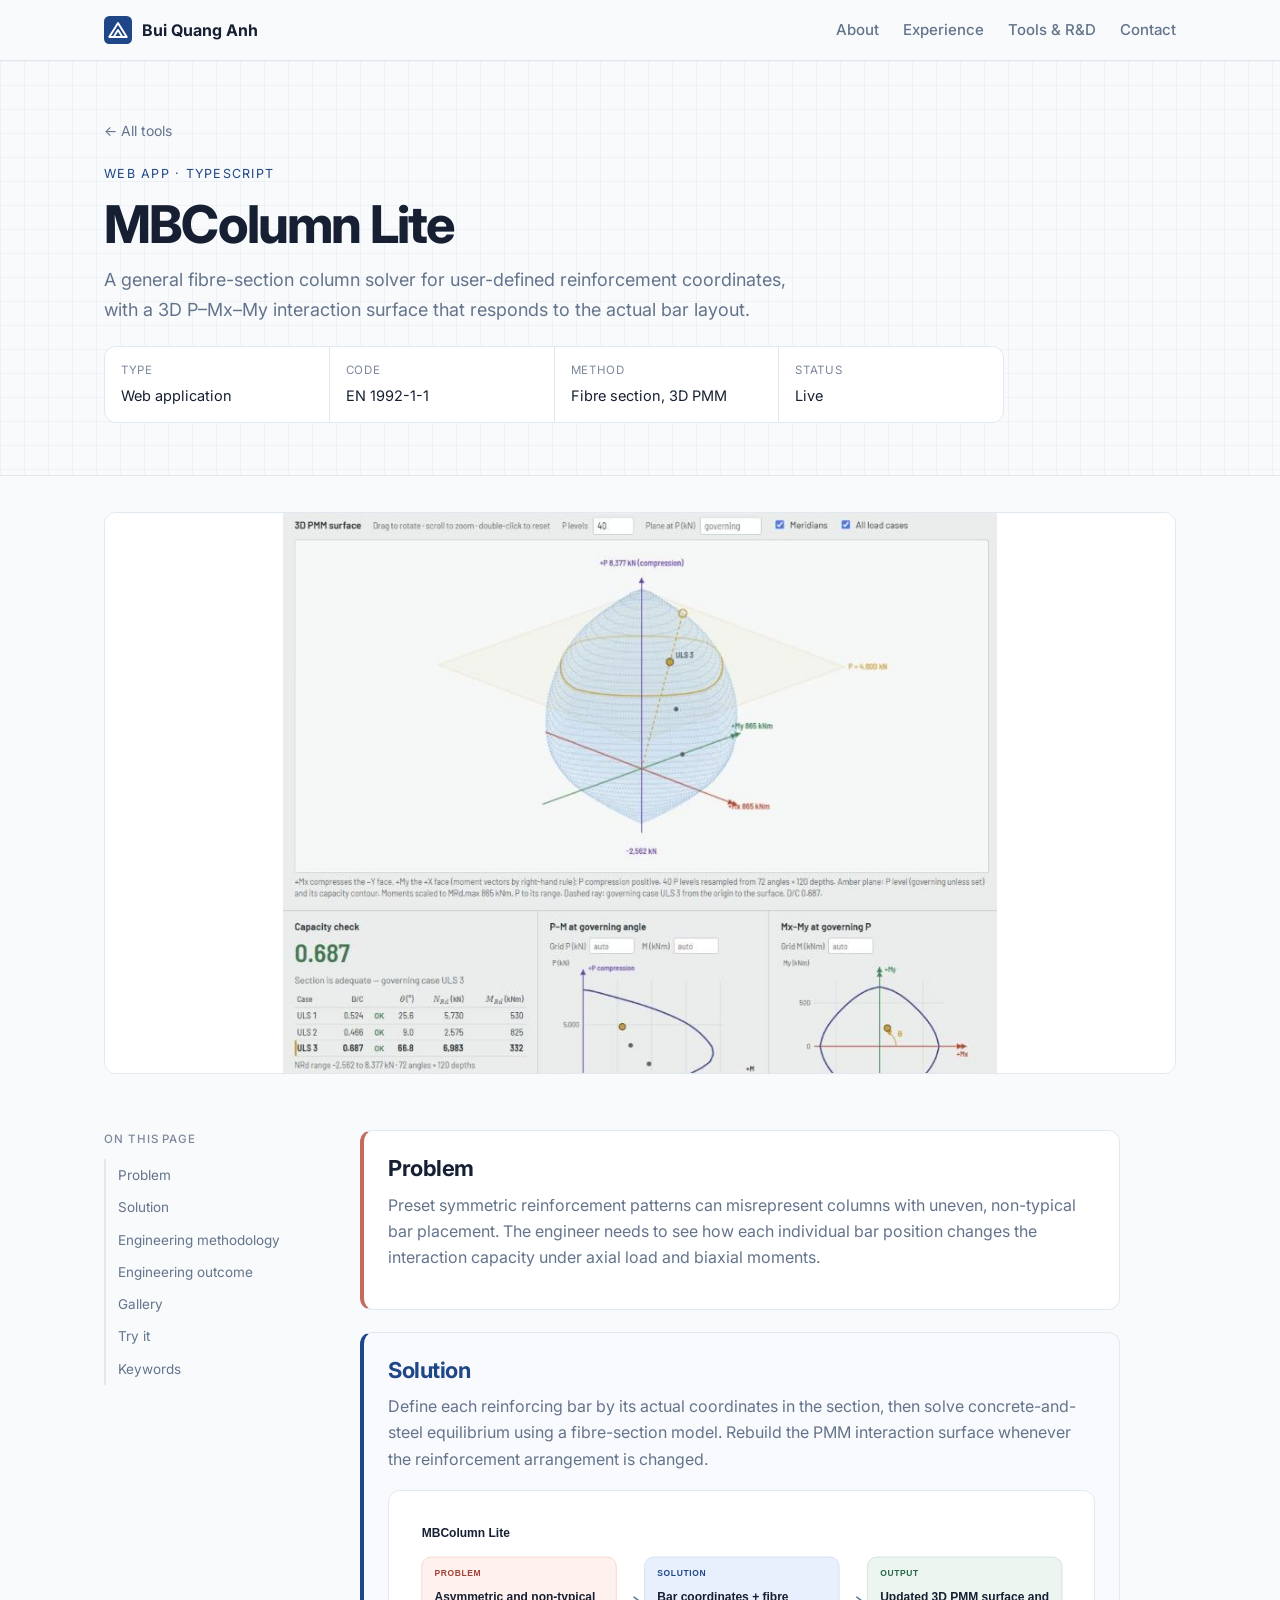
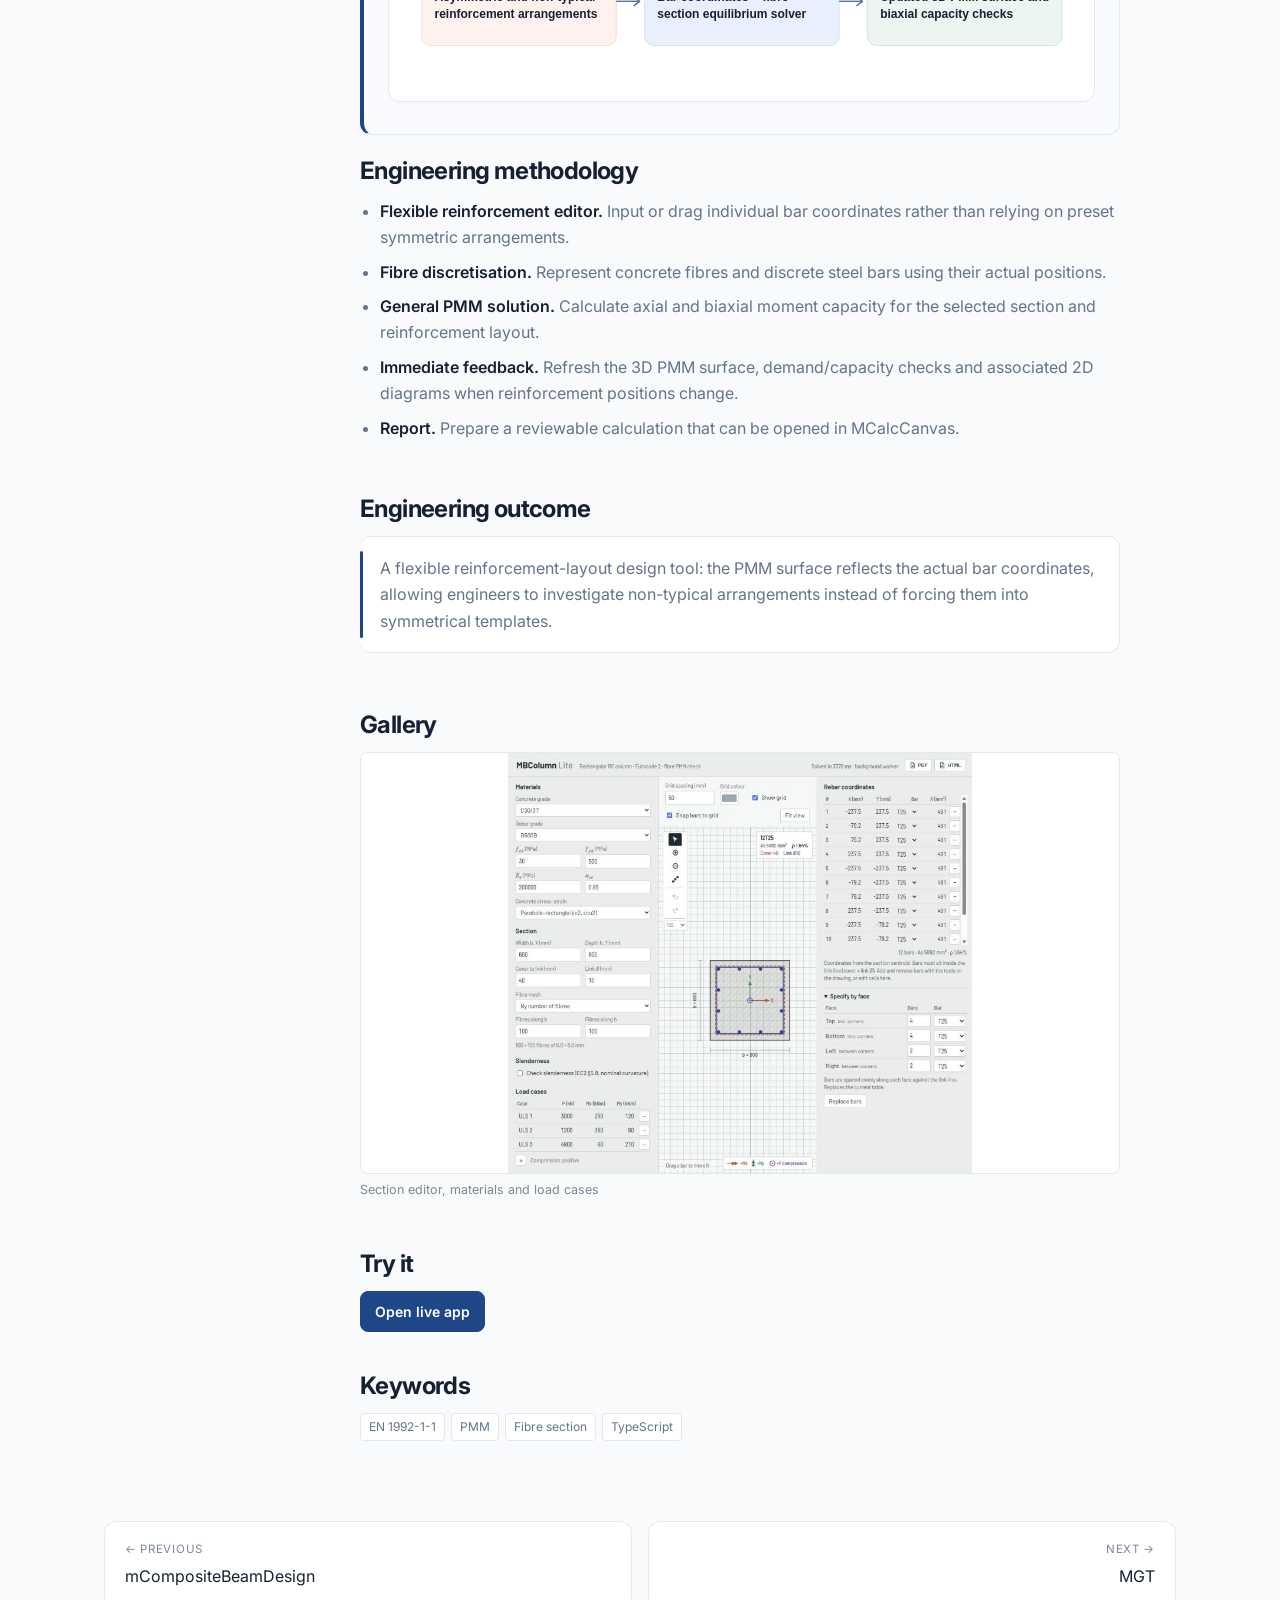
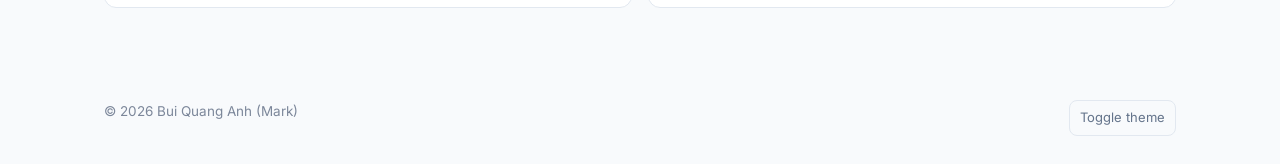
<file: tools/mbcolumn-lite.html>
<!doctype html>
<html lang="en">
<head>
<meta charset="utf-8">
<meta name="viewport" content="width=device-width, initial-scale=1">
<title>MBColumn Lite · Bui Quang Anh (Mark)</title>
<meta name="description" content="A general fibre-section column solver for user-defined reinforcement coordinates, with a 3D P–Mx–My interaction surface that responds to the actual bar layout.">
<link rel="preconnect" href="https://fonts.googleapis.com">
<link rel="preconnect" href="https://fonts.gstatic.com" crossorigin>
<link href="https://fonts.googleapis.com/css2?family=Inter:wght@400;500;600;650;700;750&family=IBM+Plex+Mono:wght@400;500&display=swap" rel="stylesheet">
<link rel="icon" href="data:image/svg+xml,%3Csvg xmlns='http://www.w3.org/2000/svg' viewBox='0 0 32 32'%3E%3Crect width='32' height='32' rx='6' fill='%231F4788'/%3E%3Cpath d='M6 24 L16 8 L26 24 Z M11 24 L16 16 L21 24' fill='none' stroke='white' stroke-width='2.2' stroke-linejoin='round'/%3E%3C/svg%3E">
<link rel="stylesheet" href="../assets/site.css">
</head>
<body>
<nav class="top" aria-label="Main">
  <div class="wrap">
    <a class="brand" href="../index.html"><svg viewBox="0 0 32 32" aria-hidden="true"><rect width="32" height="32" rx="6" fill="#1F4788"/><path d="M6 24 L16 8 L26 24 Z M11 24 L16 16 L21 24" fill="none" stroke="#fff" stroke-width="2.2" stroke-linejoin="round"/></svg>Bui Quang Anh</a>
    <button class="menu-btn" aria-expanded="false" aria-controls="nav-links">Menu</button>
    <div class="links" id="nav-links">
      <a href="../index.html#about">About</a>
      <a href="../index.html#experience">Experience</a>
      <a href="../index.html#tools">Tools &amp; R&amp;D</a>
      <a href="../index.html#contact">Contact</a>
    </div>
  </div>
</nav>

<header class="cs-head">
  <div class="wrap">
    <a class="crumb" href="../index.html#tools">← All tools</a>
    <div class="kicker">Web app · TypeScript</div>
    <h1>MBColumn Lite</h1>
    <p class="summary">A general fibre-section column solver for user-defined reinforcement coordinates, with a 3D P–Mx–My interaction surface that responds to the actual bar layout.</p>
    <dl class="meta"><div><dt>Type</dt><dd>Web application</dd></div><div><dt>Code</dt><dd>EN 1992-1-1</dd></div><div><dt>Method</dt><dd>Fibre section, 3D PMM</dd></div><div><dt>Status</dt><dd>Live</dd></div></dl>
  </div>
</header>
<main>
<div class="cs-hero"><button data-full="../assets/mbclite-pmm.jpg" data-cap="3D PMM surface, capacity check, P–M and Mx–My diagrams"><img src="../assets/mbclite-pmm.jpg" alt="3D PMM surface, capacity check, P–M and Mx–My diagrams"></button></div>
<div class="cs-body">
  <aside class="toc"><b>On this page</b><a href="#problem">Problem</a><a href="#how-it-works">Solution</a><a href="#methodology">Engineering methodology</a><a href="#result">Engineering outcome</a><a href="#gallery">Gallery</a><a href="#try-it">Try it</a><a href="#keywords">Keywords</a></aside>
  <article><section id="problem"><h2>Problem</h2><p>Preset symmetric reinforcement patterns can misrepresent columns with uneven, non-typical bar placement. The engineer needs to see how each individual bar position changes the interaction capacity under axial load and biaxial moments.</p></section><section id="how-it-works"><h2>Solution</h2><p>Define each reinforcing bar by its actual coordinates in the section, then solve concrete-and-steel equilibrium using a fibre-section model. Rebuild the PMM interaction surface whenever the reinforcement arrangement is changed.</p><figure class="flow"><button data-full="../assets/flow-mbcolumn-lite.svg" data-cap="MBColumn Lite — how it works"><img src="../assets/flow-mbcolumn-lite.svg" alt="Workflow diagram for MBColumn Lite"></button></figure></section><section id="methodology"><h2>Engineering methodology</h2><ul><li><b>Flexible reinforcement editor.</b> Input or drag individual bar coordinates rather than relying on preset symmetric arrangements.</li><li><b>Fibre discretisation.</b> Represent concrete fibres and discrete steel bars using their actual positions.</li><li><b>General PMM solution.</b> Calculate axial and biaxial moment capacity for the selected section and reinforcement layout.</li><li><b>Immediate feedback.</b> Refresh the 3D PMM surface, demand/capacity checks and associated 2D diagrams when reinforcement positions change.</li><li><b>Report.</b> Prepare a reviewable calculation that can be opened in MCalcCanvas.</li></ul></section><section id="result"><h2>Engineering outcome</h2><div class="callout"><p>A flexible reinforcement-layout design tool: the PMM surface reflects the actual bar coordinates, allowing engineers to investigate non-typical arrangements instead of forcing them into symmetrical templates.</p></div></section><section id="gallery"><h2>Gallery</h2><div class="figs"><figure class="wide"><button data-full="../assets/mbclite-ui.jpg" data-cap="Section editor, materials and load cases"><img src="../assets/mbclite-ui.jpg" alt="Section editor, materials and load cases" loading="lazy"></button><figcaption>Section editor, materials and load cases</figcaption></figure></div></section><section id="try-it"><h2>Try it</h2><div class="tool-links" style="margin-top:0"><a class="btn primary" href="https://mbcolumnlite.netlify.app/" target="_blank" rel="noopener">Open live app</a></div></section><section id="keywords"><h2>Keywords</h2><div class="tags"><span>EN 1992-1-1</span><span>PMM</span><span>Fibre section</span><span>TypeScript</span></div></section></article>
</div>
<nav class="pager" aria-label="More"><a href="mcompositebeamdesign.html"><small>← Previous</small>mCompositeBeamDesign</a><a class="next" href="mgt.html"><small>Next →</small>MGT</a></nav>
</main>

<footer>
  <div class="wrap">
    <span>© <span id="yr">2026</span> Bui Quang Anh (Mark)</span>
    <button class="theme-btn" id="theme">Toggle theme</button>
  </div>
</footer>
<div class="lb" id="lb" role="dialog" aria-modal="true" aria-label="Image viewer">
  <button aria-label="Close">×</button>
  <img alt="">
  <p></p>
</div>
<script src="../assets/site.js"></script>
</body>
</html>
</file>
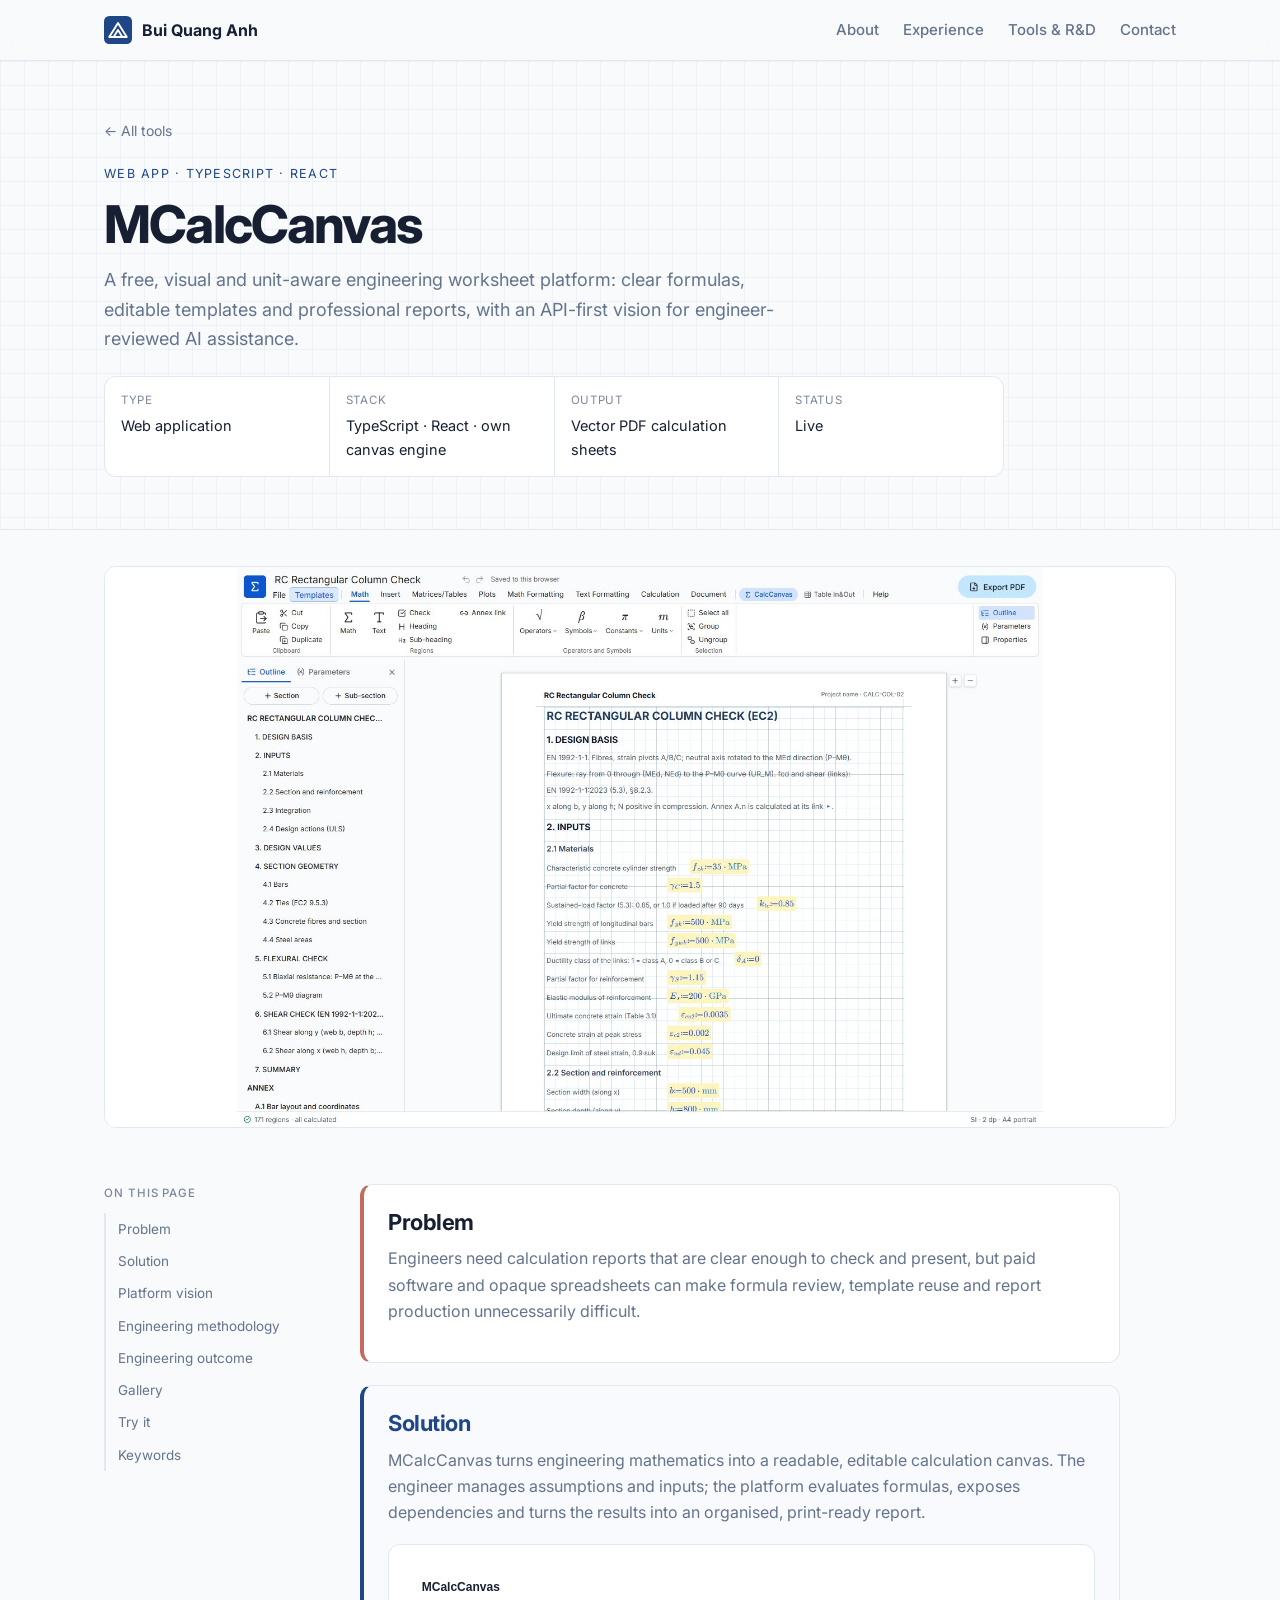
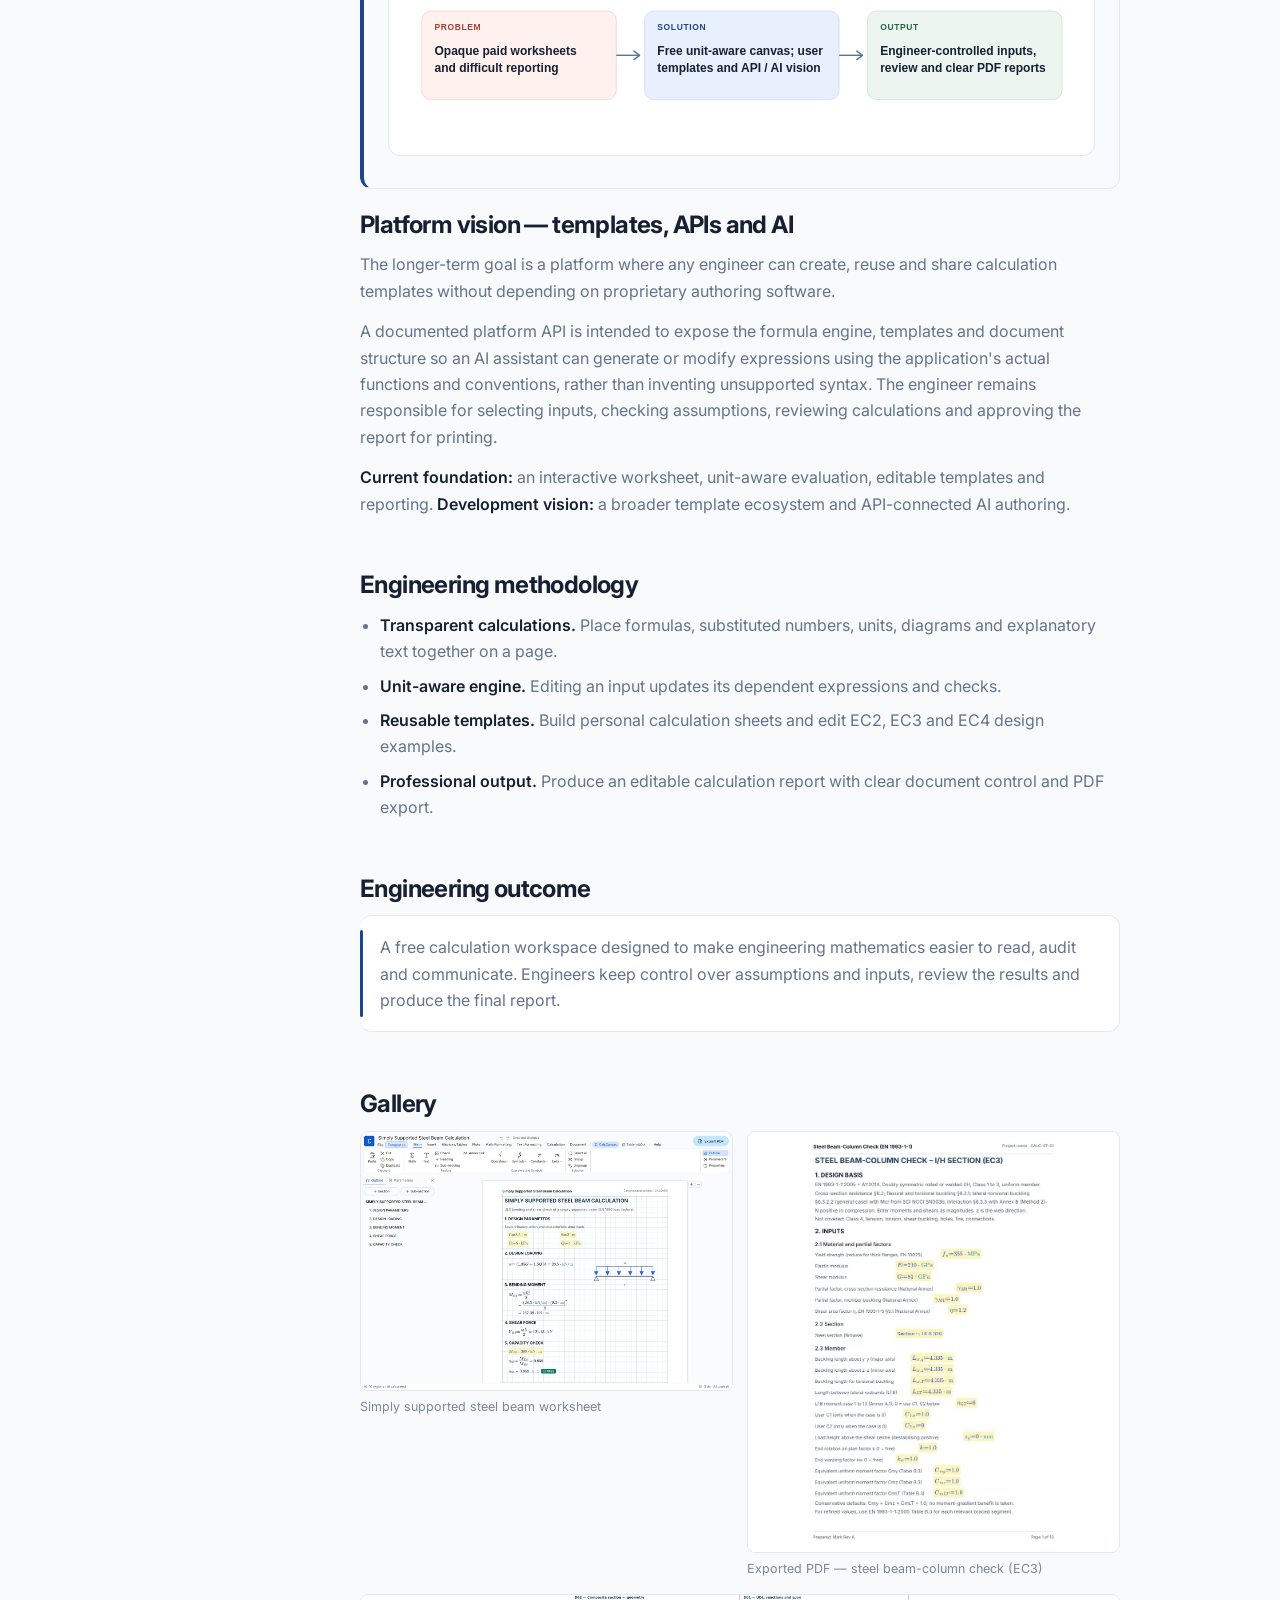
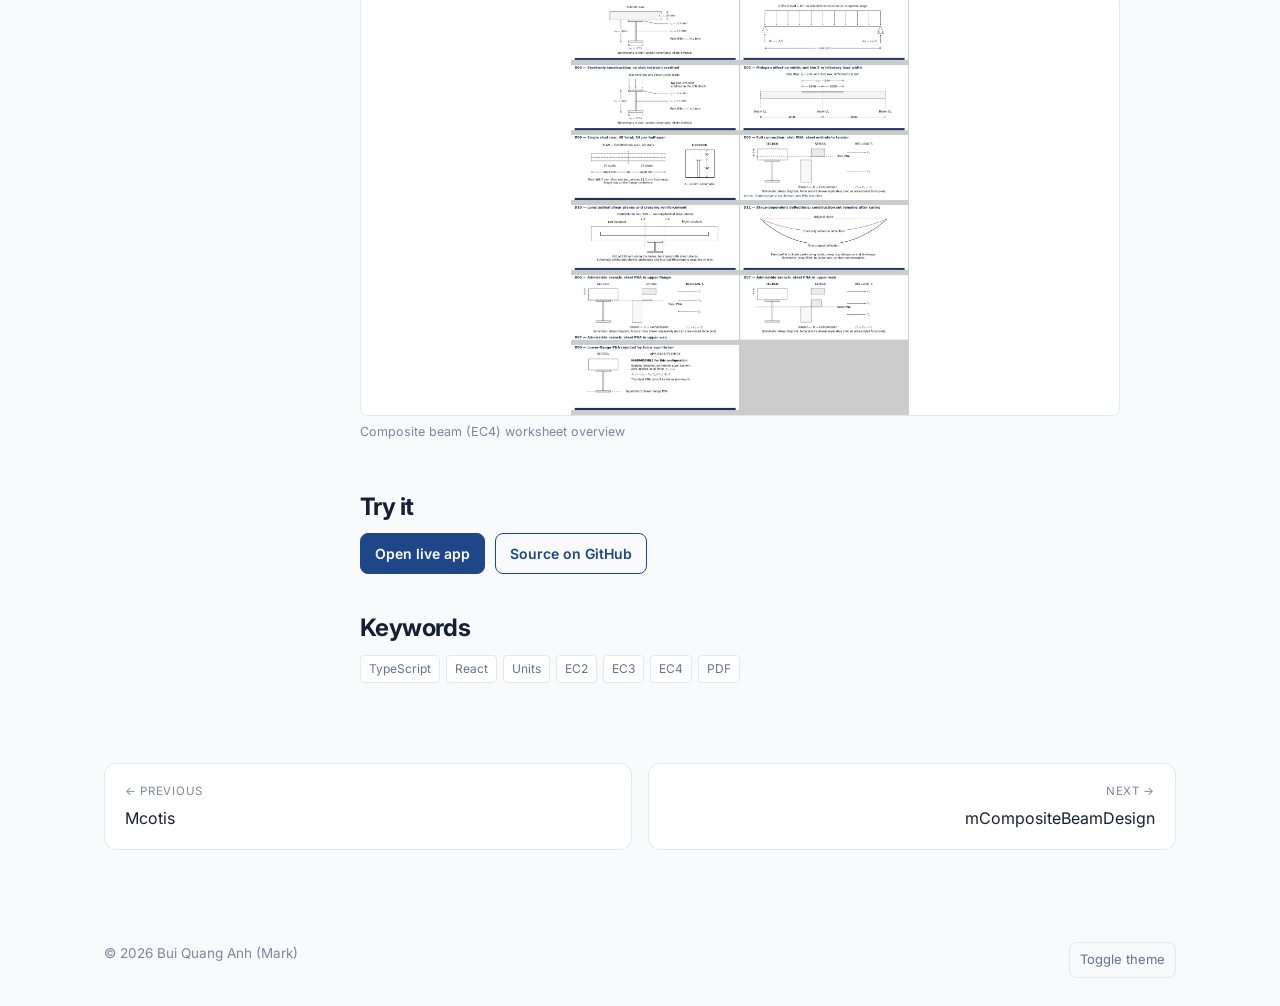
<file: tools/mcalccanvas.html>
<!doctype html>
<html lang="en">
<head>
<meta charset="utf-8">
<meta name="viewport" content="width=device-width, initial-scale=1">
<title>MCalcCanvas · Bui Quang Anh (Mark)</title>
<meta name="description" content="A free, visual and unit-aware engineering worksheet platform: clear formulas, editable templates and professional reports, with an API-first vision for engineer-reviewed AI assistance.">
<link rel="preconnect" href="https://fonts.googleapis.com">
<link rel="preconnect" href="https://fonts.gstatic.com" crossorigin>
<link href="https://fonts.googleapis.com/css2?family=Inter:wght@400;500;600;650;700;750&family=IBM+Plex+Mono:wght@400;500&display=swap" rel="stylesheet">
<link rel="icon" href="data:image/svg+xml,%3Csvg xmlns='http://www.w3.org/2000/svg' viewBox='0 0 32 32'%3E%3Crect width='32' height='32' rx='6' fill='%231F4788'/%3E%3Cpath d='M6 24 L16 8 L26 24 Z M11 24 L16 16 L21 24' fill='none' stroke='white' stroke-width='2.2' stroke-linejoin='round'/%3E%3C/svg%3E">
<link rel="stylesheet" href="../assets/site.css">
</head>
<body>
<nav class="top" aria-label="Main">
  <div class="wrap">
    <a class="brand" href="../index.html"><svg viewBox="0 0 32 32" aria-hidden="true"><rect width="32" height="32" rx="6" fill="#1F4788"/><path d="M6 24 L16 8 L26 24 Z M11 24 L16 16 L21 24" fill="none" stroke="#fff" stroke-width="2.2" stroke-linejoin="round"/></svg>Bui Quang Anh</a>
    <button class="menu-btn" aria-expanded="false" aria-controls="nav-links">Menu</button>
    <div class="links" id="nav-links">
      <a href="../index.html#about">About</a>
      <a href="../index.html#experience">Experience</a>
      <a href="../index.html#tools">Tools &amp; R&amp;D</a>
      <a href="../index.html#contact">Contact</a>
    </div>
  </div>
</nav>

<header class="cs-head">
  <div class="wrap">
    <a class="crumb" href="../index.html#tools">← All tools</a>
    <div class="kicker">Web app · TypeScript · React</div>
    <h1>MCalcCanvas</h1>
    <p class="summary">A free, visual and unit-aware engineering worksheet platform: clear formulas, editable templates and professional reports, with an API-first vision for engineer-reviewed AI assistance.</p>
    <dl class="meta"><div><dt>Type</dt><dd>Web application</dd></div><div><dt>Stack</dt><dd>TypeScript · React · own canvas engine</dd></div><div><dt>Output</dt><dd>Vector PDF calculation sheets</dd></div><div><dt>Status</dt><dd>Live</dd></div></dl>
  </div>
</header>
<main>
<div class="cs-hero"><button data-full="../assets/mcalc-column.jpg" data-cap="RC rectangular column check (EC2)"><img src="../assets/mcalc-column.jpg" alt="RC rectangular column check (EC2)"></button></div>
<div class="cs-body">
  <aside class="toc"><b>On this page</b><a href="#problem">Problem</a><a href="#how-it-works">Solution</a><a href="#vision">Platform vision</a><a href="#methodology">Engineering methodology</a><a href="#result">Engineering outcome</a><a href="#gallery">Gallery</a><a href="#try-it">Try it</a><a href="#keywords">Keywords</a></aside>
  <article><section id="problem"><h2>Problem</h2><p>Engineers need calculation reports that are clear enough to check and present, but paid software and opaque spreadsheets can make formula review, template reuse and report production unnecessarily difficult.</p></section><section id="how-it-works"><h2>Solution</h2><p>MCalcCanvas turns engineering mathematics into a readable, editable calculation canvas. The engineer manages assumptions and inputs; the platform evaluates formulas, exposes dependencies and turns the results into an organised, print-ready report.</p><figure class="flow"><button data-full="../assets/flow-mcalccanvas.svg" data-cap="MCalcCanvas — how it works"><img src="../assets/flow-mcalccanvas.svg" alt="Workflow diagram for MCalcCanvas"></button></figure></section><section id="vision"><h2>Platform vision — templates, APIs and AI</h2><p>The longer-term goal is a platform where any engineer can create, reuse and share calculation templates without depending on proprietary authoring software.</p><p>A documented platform API is intended to expose the formula engine, templates and document structure so an AI assistant can generate or modify expressions using the application's actual functions and conventions, rather than inventing unsupported syntax. The engineer remains responsible for selecting inputs, checking assumptions, reviewing calculations and approving the report for printing.</p><p><b>Current foundation:</b> an interactive worksheet, unit-aware evaluation, editable templates and reporting. <b>Development vision:</b> a broader template ecosystem and API-connected AI authoring.</p></section><section id="methodology"><h2>Engineering methodology</h2><ul><li><b>Transparent calculations.</b> Place formulas, substituted numbers, units, diagrams and explanatory text together on a page.</li><li><b>Unit-aware engine.</b> Editing an input updates its dependent expressions and checks.</li><li><b>Reusable templates.</b> Build personal calculation sheets and edit EC2, EC3 and EC4 design examples.</li><li><b>Professional output.</b> Produce an editable calculation report with clear document control and PDF export.</li></ul></section><section id="result"><h2>Engineering outcome</h2><div class="callout"><p>A free calculation workspace designed to make engineering mathematics easier to read, audit and communicate. Engineers keep control over assumptions and inputs, review the results and produce the final report.</p></div></section><section id="gallery"><h2>Gallery</h2><div class="figs"><figure><button data-full="../assets/mcalc-steel.jpg" data-cap="Simply supported steel beam worksheet"><img src="../assets/mcalc-steel.jpg" alt="Simply supported steel beam worksheet" loading="lazy"></button><figcaption>Simply supported steel beam worksheet</figcaption></figure><figure><button data-full="../assets/mcalc-pdf.jpg" data-cap="Exported PDF — steel beam-column check (EC3)"><img src="../assets/mcalc-pdf.jpg" alt="Exported PDF — steel beam-column check (EC3)" loading="lazy"></button><figcaption>Exported PDF — steel beam-column check (EC3)</figcaption></figure><figure class="wide"><button data-full="../assets/mcalc-ec4.jpg" data-cap="Composite beam (EC4) worksheet overview"><img src="../assets/mcalc-ec4.jpg" alt="Composite beam (EC4) worksheet overview" loading="lazy"></button><figcaption>Composite beam (EC4) worksheet overview</figcaption></figure></div></section><section id="try-it"><h2>Try it</h2><div class="tool-links" style="margin-top:0"><a class="btn primary" href="https://anhbq1298.github.io/mCalcCanvas/" target="_blank" rel="noopener">Open live app</a><a class="btn ghost" href="https://github.com/Anhbq1298/mCalcCanvas" target="_blank" rel="noopener">Source on GitHub</a></div></section><section id="keywords"><h2>Keywords</h2><div class="tags"><span>TypeScript</span><span>React</span><span>Units</span><span>EC2</span><span>EC3</span><span>EC4</span><span>PDF</span></div></section></article>
</div>
<nav class="pager" aria-label="More"><a href="mcotis.html"><small>← Previous</small>Mcotis</a><a class="next" href="mcompositebeamdesign.html"><small>Next →</small>mCompositeBeamDesign</a></nav>
</main>

<footer>
  <div class="wrap">
    <span>© <span id="yr">2026</span> Bui Quang Anh (Mark)</span>
    <button class="theme-btn" id="theme">Toggle theme</button>
  </div>
</footer>
<div class="lb" id="lb" role="dialog" aria-modal="true" aria-label="Image viewer">
  <button aria-label="Close">×</button>
  <img alt="">
  <p></p>
</div>
<script src="../assets/site.js"></script>
</body>
</html>
</file>
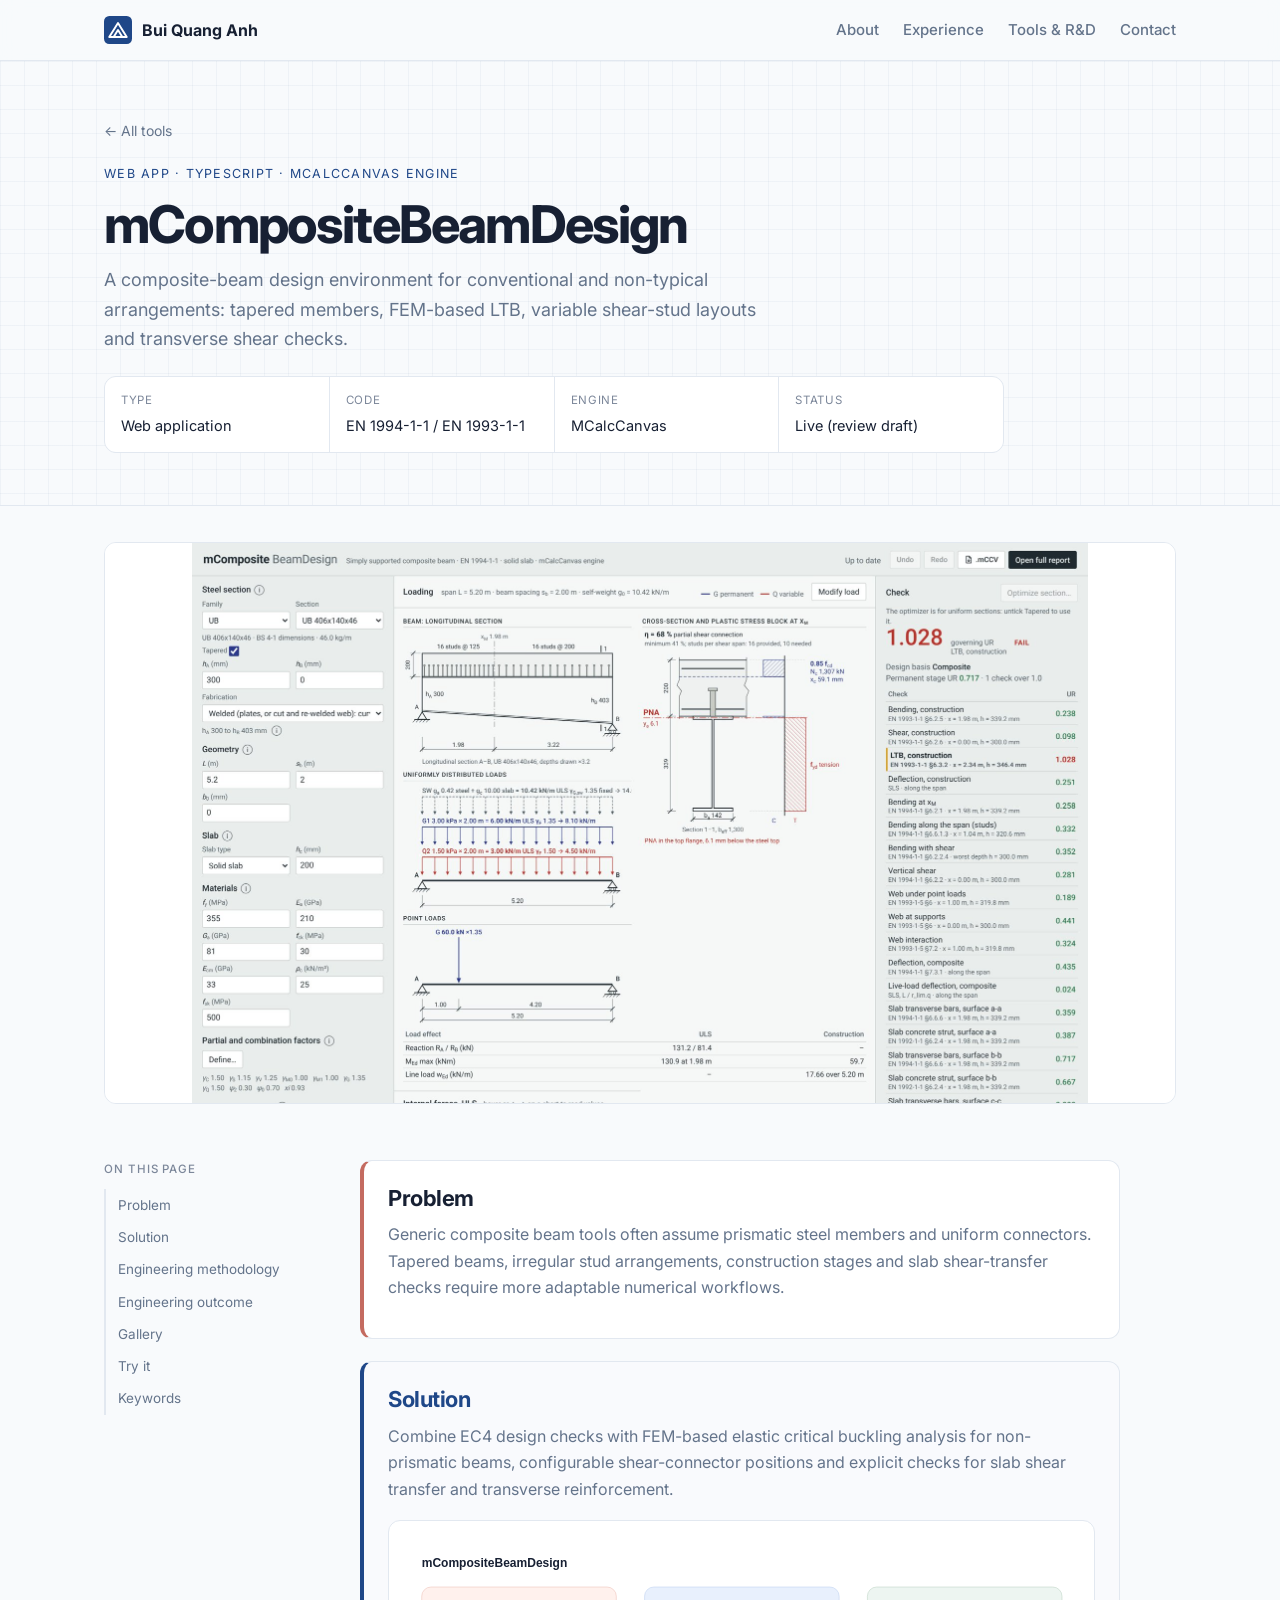
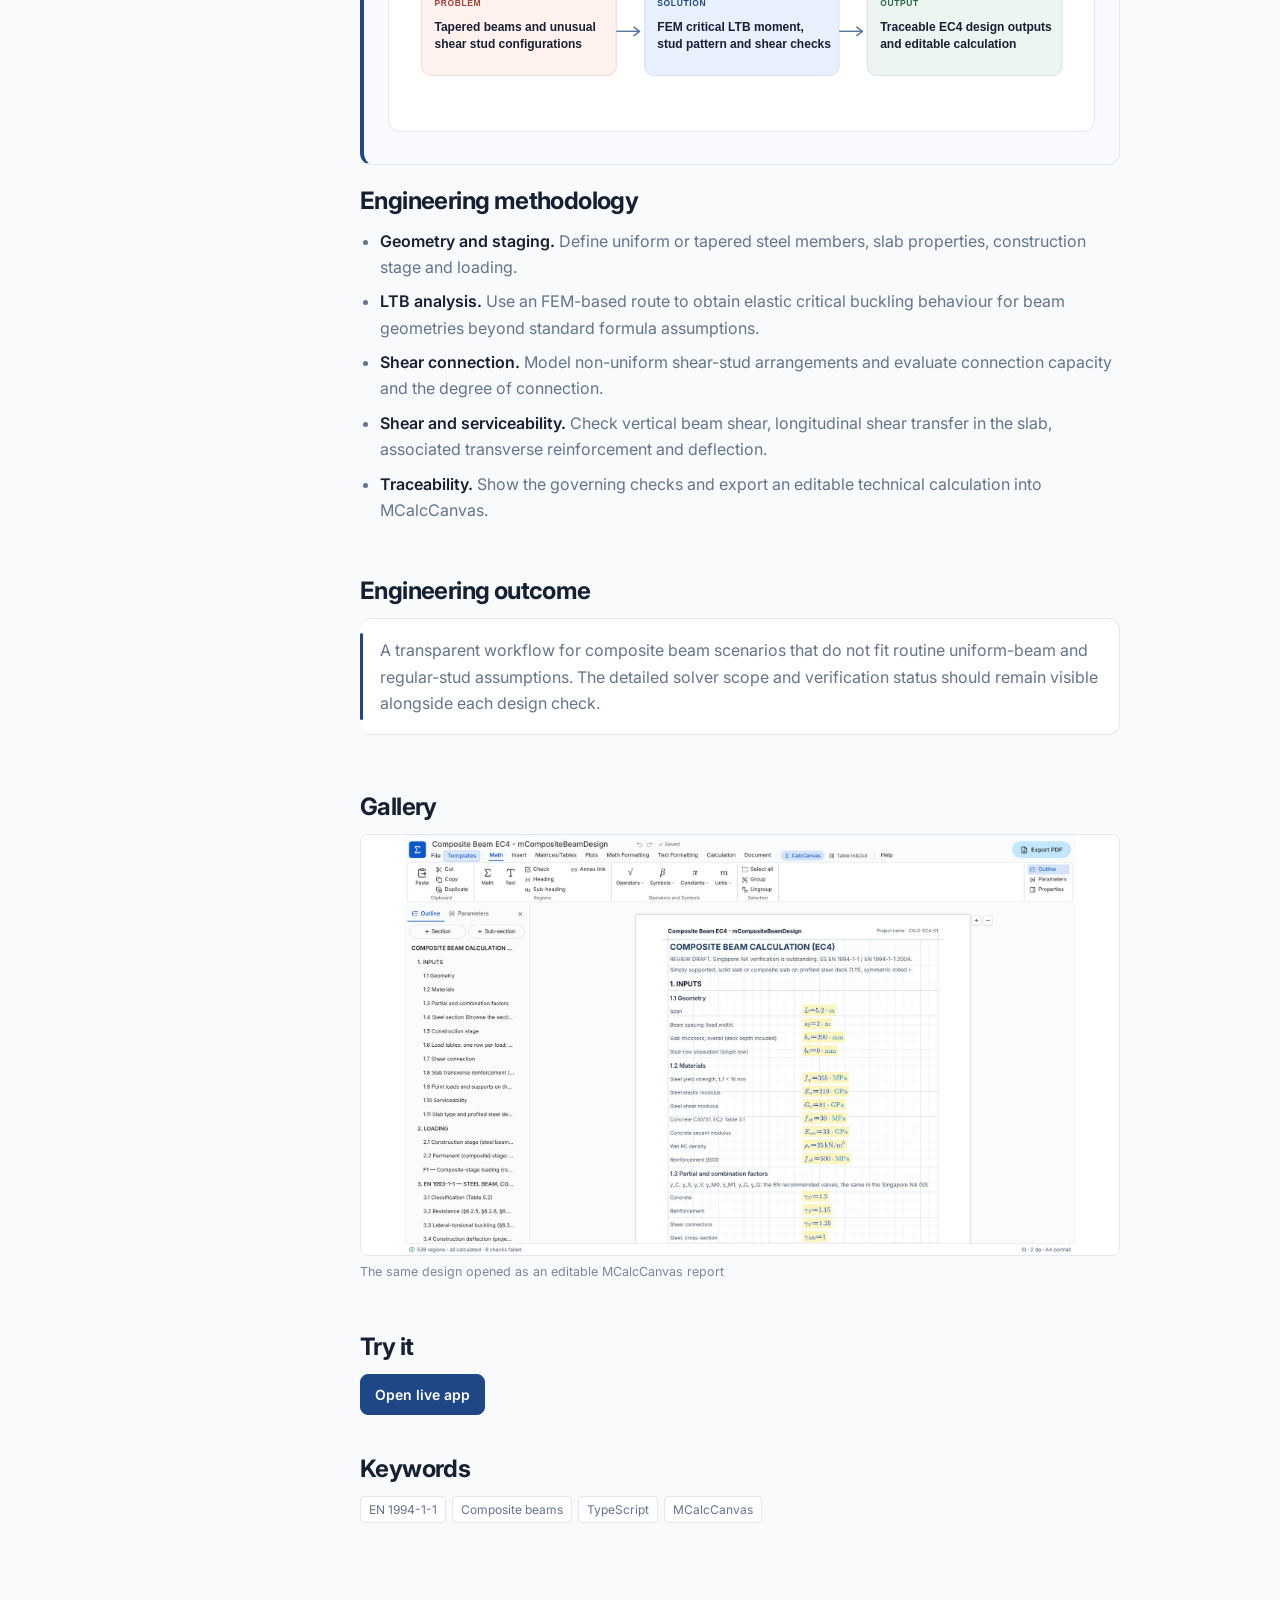
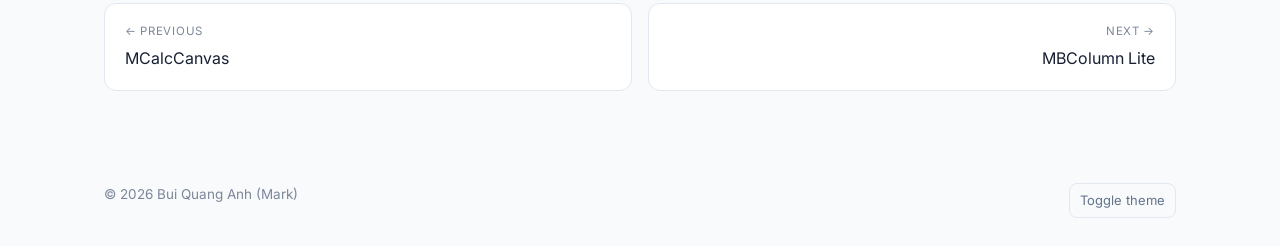
<file: tools/mcompositebeamdesign.html>
<!doctype html>
<html lang="en">
<head>
<meta charset="utf-8">
<meta name="viewport" content="width=device-width, initial-scale=1">
<title>mCompositeBeamDesign · Bui Quang Anh (Mark)</title>
<meta name="description" content="A composite-beam design environment for conventional and non-typical arrangements: tapered members, FEM-based LTB, variable shear-stud layouts and transverse shear checks.">
<link rel="preconnect" href="https://fonts.googleapis.com">
<link rel="preconnect" href="https://fonts.gstatic.com" crossorigin>
<link href="https://fonts.googleapis.com/css2?family=Inter:wght@400;500;600;650;700;750&family=IBM+Plex+Mono:wght@400;500&display=swap" rel="stylesheet">
<link rel="icon" href="data:image/svg+xml,%3Csvg xmlns='http://www.w3.org/2000/svg' viewBox='0 0 32 32'%3E%3Crect width='32' height='32' rx='6' fill='%231F4788'/%3E%3Cpath d='M6 24 L16 8 L26 24 Z M11 24 L16 16 L21 24' fill='none' stroke='white' stroke-width='2.2' stroke-linejoin='round'/%3E%3C/svg%3E">
<link rel="stylesheet" href="../assets/site.css">
</head>
<body>
<nav class="top" aria-label="Main">
  <div class="wrap">
    <a class="brand" href="../index.html"><svg viewBox="0 0 32 32" aria-hidden="true"><rect width="32" height="32" rx="6" fill="#1F4788"/><path d="M6 24 L16 8 L26 24 Z M11 24 L16 16 L21 24" fill="none" stroke="#fff" stroke-width="2.2" stroke-linejoin="round"/></svg>Bui Quang Anh</a>
    <button class="menu-btn" aria-expanded="false" aria-controls="nav-links">Menu</button>
    <div class="links" id="nav-links">
      <a href="../index.html#about">About</a>
      <a href="../index.html#experience">Experience</a>
      <a href="../index.html#tools">Tools &amp; R&amp;D</a>
      <a href="../index.html#contact">Contact</a>
    </div>
  </div>
</nav>

<header class="cs-head">
  <div class="wrap">
    <a class="crumb" href="../index.html#tools">← All tools</a>
    <div class="kicker">Web app · TypeScript · MCalcCanvas engine</div>
    <h1>mCompositeBeamDesign</h1>
    <p class="summary">A composite-beam design environment for conventional and non-typical arrangements: tapered members, FEM-based LTB, variable shear-stud layouts and transverse shear checks.</p>
    <dl class="meta"><div><dt>Type</dt><dd>Web application</dd></div><div><dt>Code</dt><dd>EN 1994-1-1 / EN 1993-1-1</dd></div><div><dt>Engine</dt><dd>MCalcCanvas</dd></div><div><dt>Status</dt><dd>Live (review draft)</dd></div></dl>
  </div>
</header>
<main>
<div class="cs-hero"><button data-full="../assets/composite-ui.jpg" data-cap="Inputs, loading diagrams, plastic stress block and check list"><img src="../assets/composite-ui.jpg" alt="Inputs, loading diagrams, plastic stress block and check list"></button></div>
<div class="cs-body">
  <aside class="toc"><b>On this page</b><a href="#problem">Problem</a><a href="#how-it-works">Solution</a><a href="#methodology">Engineering methodology</a><a href="#result">Engineering outcome</a><a href="#gallery">Gallery</a><a href="#try-it">Try it</a><a href="#keywords">Keywords</a></aside>
  <article><section id="problem"><h2>Problem</h2><p>Generic composite beam tools often assume prismatic steel members and uniform connectors. Tapered beams, irregular stud arrangements, construction stages and slab shear-transfer checks require more adaptable numerical workflows.</p></section><section id="how-it-works"><h2>Solution</h2><p>Combine EC4 design checks with FEM-based elastic critical buckling analysis for non-prismatic beams, configurable shear-connector positions and explicit checks for slab shear transfer and transverse reinforcement.</p><figure class="flow"><button data-full="../assets/flow-mcompositebeamdesign.svg" data-cap="mCompositeBeamDesign — how it works"><img src="../assets/flow-mcompositebeamdesign.svg" alt="Workflow diagram for mCompositeBeamDesign"></button></figure></section><section id="methodology"><h2>Engineering methodology</h2><ul><li><b>Geometry and staging.</b> Define uniform or tapered steel members, slab properties, construction stage and loading.</li><li><b>LTB analysis.</b> Use an FEM-based route to obtain elastic critical buckling behaviour for beam geometries beyond standard formula assumptions.</li><li><b>Shear connection.</b> Model non-uniform shear-stud arrangements and evaluate connection capacity and the degree of connection.</li><li><b>Shear and serviceability.</b> Check vertical beam shear, longitudinal shear transfer in the slab, associated transverse reinforcement and deflection.</li><li><b>Traceability.</b> Show the governing checks and export an editable technical calculation into MCalcCanvas.</li></ul></section><section id="result"><h2>Engineering outcome</h2><div class="callout"><p>A transparent workflow for composite beam scenarios that do not fit routine uniform-beam and regular-stud assumptions. The detailed solver scope and verification status should remain visible alongside each design check.</p></div></section><section id="gallery"><h2>Gallery</h2><div class="figs"><figure class="wide"><button data-full="../assets/composite-report.jpg" data-cap="The same design opened as an editable MCalcCanvas report"><img src="../assets/composite-report.jpg" alt="The same design opened as an editable MCalcCanvas report" loading="lazy"></button><figcaption>The same design opened as an editable MCalcCanvas report</figcaption></figure></div></section><section id="try-it"><h2>Try it</h2><div class="tool-links" style="margin-top:0"><a class="btn primary" href="https://anhbq1298.github.io/mCalcCanvas/composite/" target="_blank" rel="noopener">Open live app</a></div></section><section id="keywords"><h2>Keywords</h2><div class="tags"><span>EN 1994-1-1</span><span>Composite beams</span><span>TypeScript</span><span>MCalcCanvas</span></div></section></article>
</div>
<nav class="pager" aria-label="More"><a href="mcalccanvas.html"><small>← Previous</small>MCalcCanvas</a><a class="next" href="mbcolumn-lite.html"><small>Next →</small>MBColumn Lite</a></nav>
</main>

<footer>
  <div class="wrap">
    <span>© <span id="yr">2026</span> Bui Quang Anh (Mark)</span>
    <button class="theme-btn" id="theme">Toggle theme</button>
  </div>
</footer>
<div class="lb" id="lb" role="dialog" aria-modal="true" aria-label="Image viewer">
  <button aria-label="Close">×</button>
  <img alt="">
  <p></p>
</div>
<script src="../assets/site.js"></script>
</body>
</html>
</file>
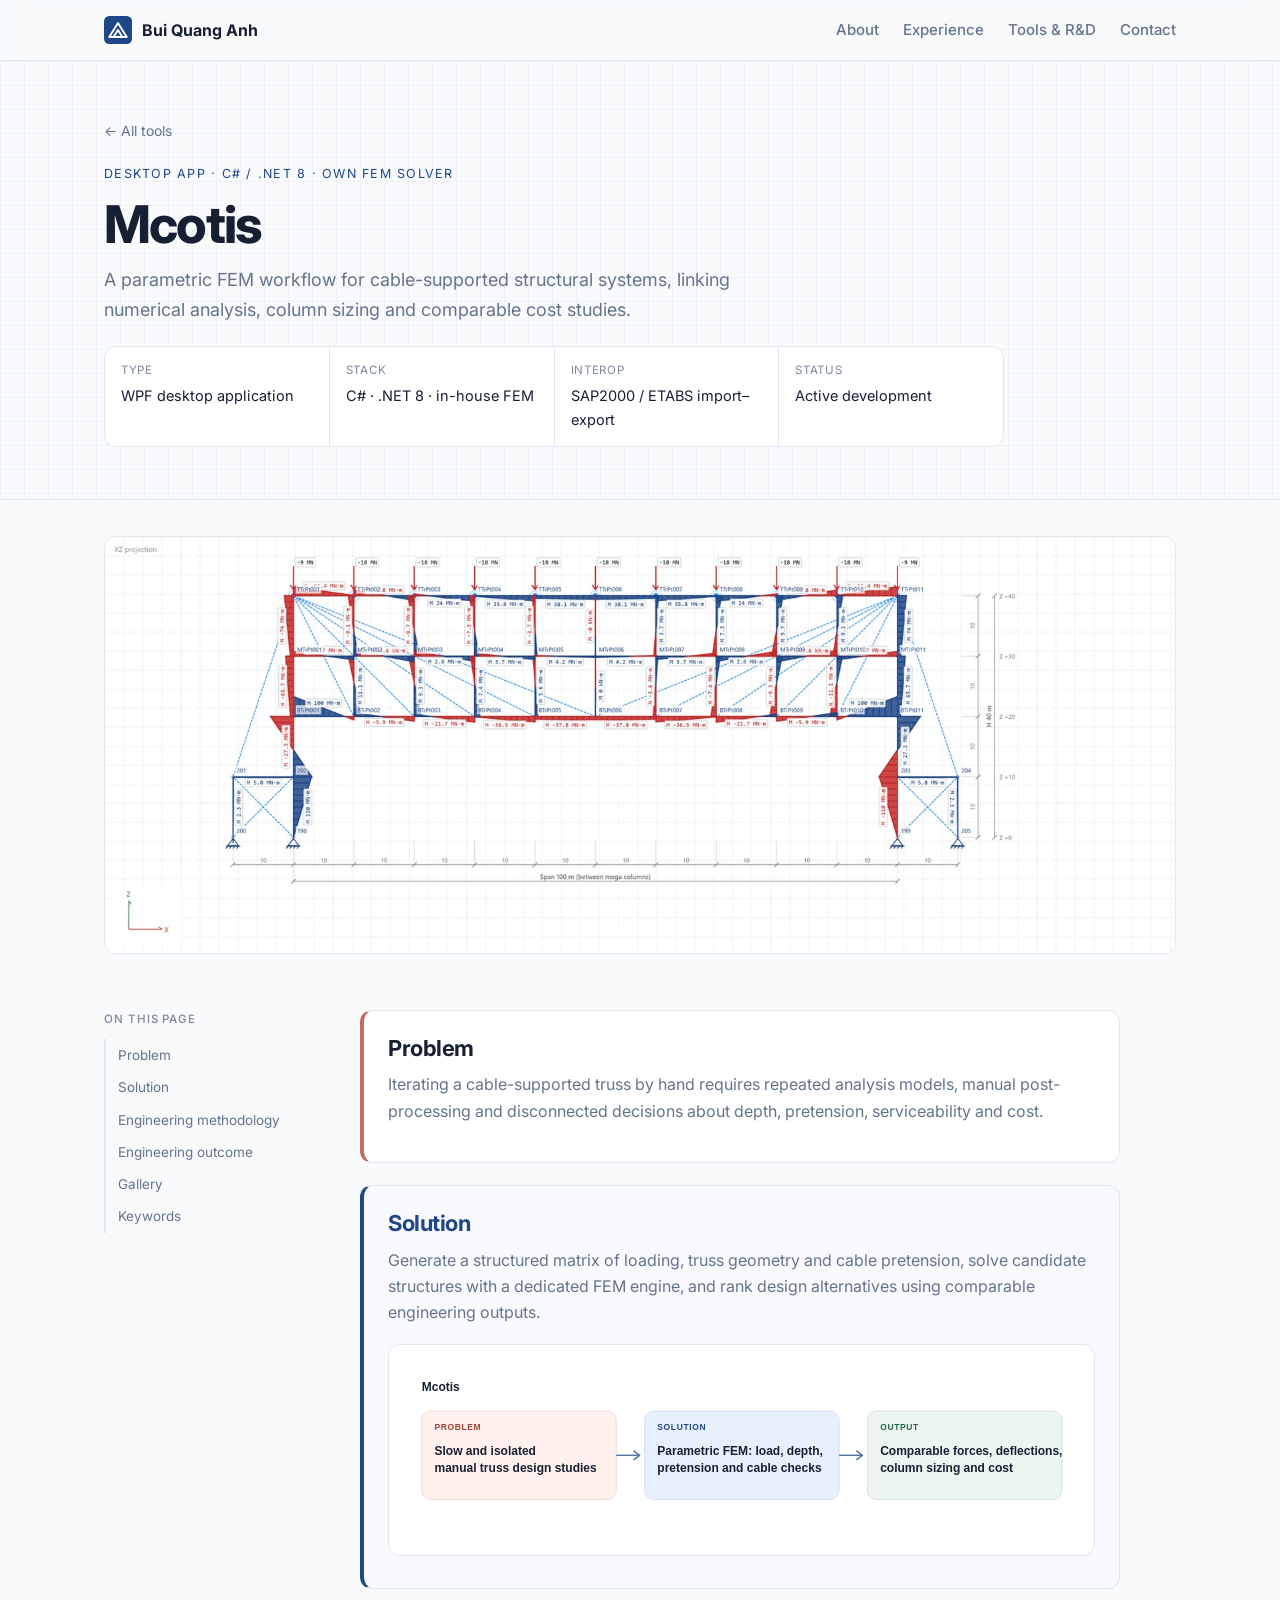
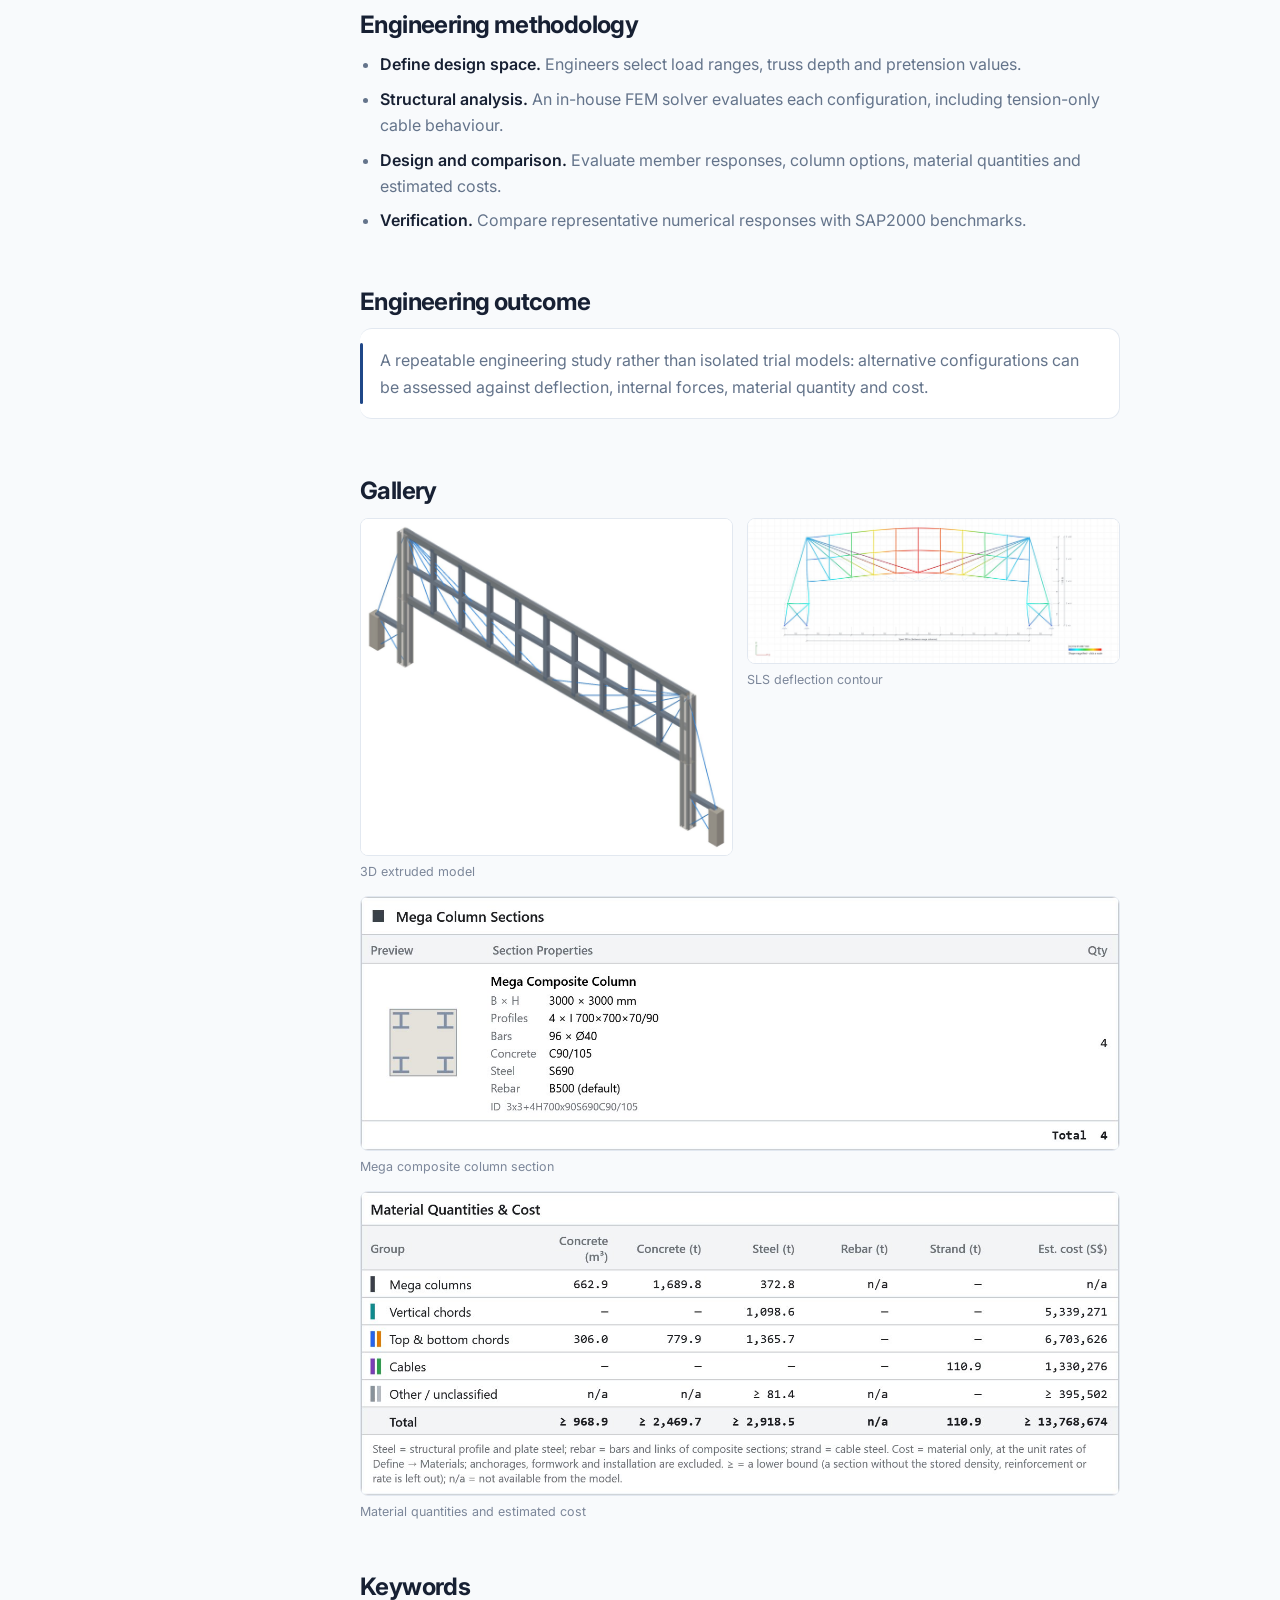
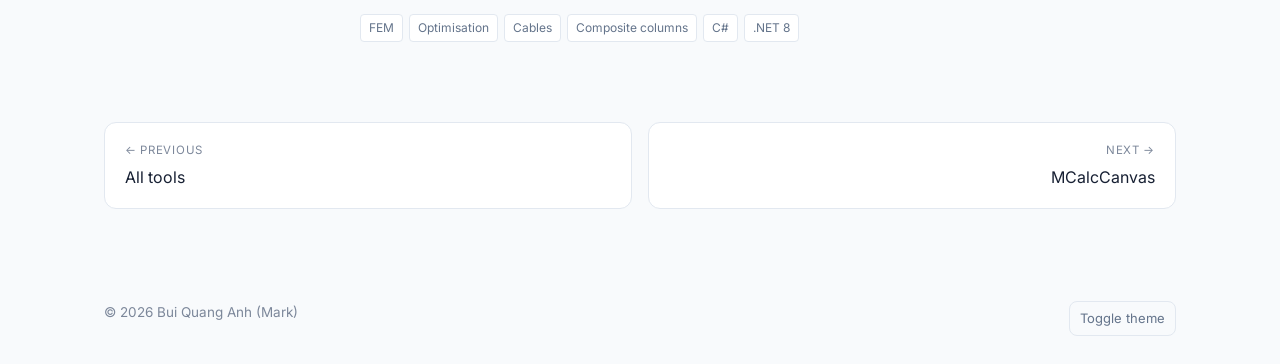
<file: tools/mcotis.html>
<!doctype html>
<html lang="en">
<head>
<meta charset="utf-8">
<meta name="viewport" content="width=device-width, initial-scale=1">
<title>Mcotis · Bui Quang Anh (Mark)</title>
<meta name="description" content="A parametric FEM workflow for cable-supported structural systems, linking numerical analysis, column sizing and comparable cost studies.">
<link rel="preconnect" href="https://fonts.googleapis.com">
<link rel="preconnect" href="https://fonts.gstatic.com" crossorigin>
<link href="https://fonts.googleapis.com/css2?family=Inter:wght@400;500;600;650;700;750&family=IBM+Plex+Mono:wght@400;500&display=swap" rel="stylesheet">
<link rel="icon" href="data:image/svg+xml,%3Csvg xmlns='http://www.w3.org/2000/svg' viewBox='0 0 32 32'%3E%3Crect width='32' height='32' rx='6' fill='%231F4788'/%3E%3Cpath d='M6 24 L16 8 L26 24 Z M11 24 L16 16 L21 24' fill='none' stroke='white' stroke-width='2.2' stroke-linejoin='round'/%3E%3C/svg%3E">
<link rel="stylesheet" href="../assets/site.css">
</head>
<body>
<nav class="top" aria-label="Main">
  <div class="wrap">
    <a class="brand" href="../index.html"><svg viewBox="0 0 32 32" aria-hidden="true"><rect width="32" height="32" rx="6" fill="#1F4788"/><path d="M6 24 L16 8 L26 24 Z M11 24 L16 16 L21 24" fill="none" stroke="#fff" stroke-width="2.2" stroke-linejoin="round"/></svg>Bui Quang Anh</a>
    <button class="menu-btn" aria-expanded="false" aria-controls="nav-links">Menu</button>
    <div class="links" id="nav-links">
      <a href="../index.html#about">About</a>
      <a href="../index.html#experience">Experience</a>
      <a href="../index.html#tools">Tools &amp; R&amp;D</a>
      <a href="../index.html#contact">Contact</a>
    </div>
  </div>
</nav>

<header class="cs-head">
  <div class="wrap">
    <a class="crumb" href="../index.html#tools">← All tools</a>
    <div class="kicker">Desktop app · C# / .NET 8 · own FEM solver</div>
    <h1>Mcotis</h1>
    <p class="summary">A parametric FEM workflow for cable-supported structural systems, linking numerical analysis, column sizing and comparable cost studies.</p>
    <dl class="meta"><div><dt>Type</dt><dd>WPF desktop application</dd></div><div><dt>Stack</dt><dd>C# · .NET 8 · in-house FEM</dd></div><div><dt>Interop</dt><dd>SAP2000 / ETABS import–export</dd></div><div><dt>Status</dt><dd>Active development</dd></div></dl>
  </div>
</header>
<main>
<div class="cs-hero"><button data-full="../assets/mcotis-moment.jpg" data-cap="ULS bending moment envelope"><img src="../assets/mcotis-moment.jpg" alt="ULS bending moment envelope"></button></div>
<div class="cs-body">
  <aside class="toc"><b>On this page</b><a href="#problem">Problem</a><a href="#how-it-works">Solution</a><a href="#methodology">Engineering methodology</a><a href="#result">Engineering outcome</a><a href="#gallery">Gallery</a><a href="#keywords">Keywords</a></aside>
  <article><section id="problem"><h2>Problem</h2><p>Iterating a cable-supported truss by hand requires repeated analysis models, manual post-processing and disconnected decisions about depth, pretension, serviceability and cost.</p></section><section id="how-it-works"><h2>Solution</h2><p>Generate a structured matrix of loading, truss geometry and cable pretension, solve candidate structures with a dedicated FEM engine, and rank design alternatives using comparable engineering outputs.</p><figure class="flow"><button data-full="../assets/flow-mcotis.svg" data-cap="Mcotis — how it works"><img src="../assets/flow-mcotis.svg" alt="Workflow diagram for Mcotis"></button></figure></section><section id="methodology"><h2>Engineering methodology</h2><ul><li><b>Define design space.</b> Engineers select load ranges, truss depth and pretension values.</li><li><b>Structural analysis.</b> An in-house FEM solver evaluates each configuration, including tension-only cable behaviour.</li><li><b>Design and comparison.</b> Evaluate member responses, column options, material quantities and estimated costs.</li><li><b>Verification.</b> Compare representative numerical responses with SAP2000 benchmarks.</li></ul></section><section id="result"><h2>Engineering outcome</h2><div class="callout"><p>A repeatable engineering study rather than isolated trial models: alternative configurations can be assessed against deflection, internal forces, material quantity and cost.</p></div></section><section id="gallery"><h2>Gallery</h2><div class="figs"><figure><button data-full="../assets/mcotis-3d.jpg" data-cap="3D extruded model"><img src="../assets/mcotis-3d.jpg" alt="3D extruded model" loading="lazy"></button><figcaption>3D extruded model</figcaption></figure><figure><button data-full="../assets/mcotis-deflection.jpg" data-cap="SLS deflection contour"><img src="../assets/mcotis-deflection.jpg" alt="SLS deflection contour" loading="lazy"></button><figcaption>SLS deflection contour</figcaption></figure><figure class="wide"><button data-full="../assets/mcotis-mega.jpg" data-cap="Mega composite column section"><img src="../assets/mcotis-mega.jpg" alt="Mega composite column section" loading="lazy"></button><figcaption>Mega composite column section</figcaption></figure><figure class="wide"><button data-full="../assets/mcotis-qto.jpg" data-cap="Material quantities and estimated cost"><img src="../assets/mcotis-qto.jpg" alt="Material quantities and estimated cost" loading="lazy"></button><figcaption>Material quantities and estimated cost</figcaption></figure></div></section><section id="keywords"><h2>Keywords</h2><div class="tags"><span>FEM</span><span>Optimisation</span><span>Cables</span><span>Composite columns</span><span>C#</span><span>.NET 8</span></div></section></article>
</div>
<nav class="pager" aria-label="More"><a href="../index.html#tools"><small>← Previous</small>All tools</a><a class="next" href="mcalccanvas.html"><small>Next →</small>MCalcCanvas</a></nav>
</main>

<footer>
  <div class="wrap">
    <span>© <span id="yr">2026</span> Bui Quang Anh (Mark)</span>
    <button class="theme-btn" id="theme">Toggle theme</button>
  </div>
</footer>
<div class="lb" id="lb" role="dialog" aria-modal="true" aria-label="Image viewer">
  <button aria-label="Close">×</button>
  <img alt="">
  <p></p>
</div>
<script src="../assets/site.js"></script>
</body>
</html>
</file>
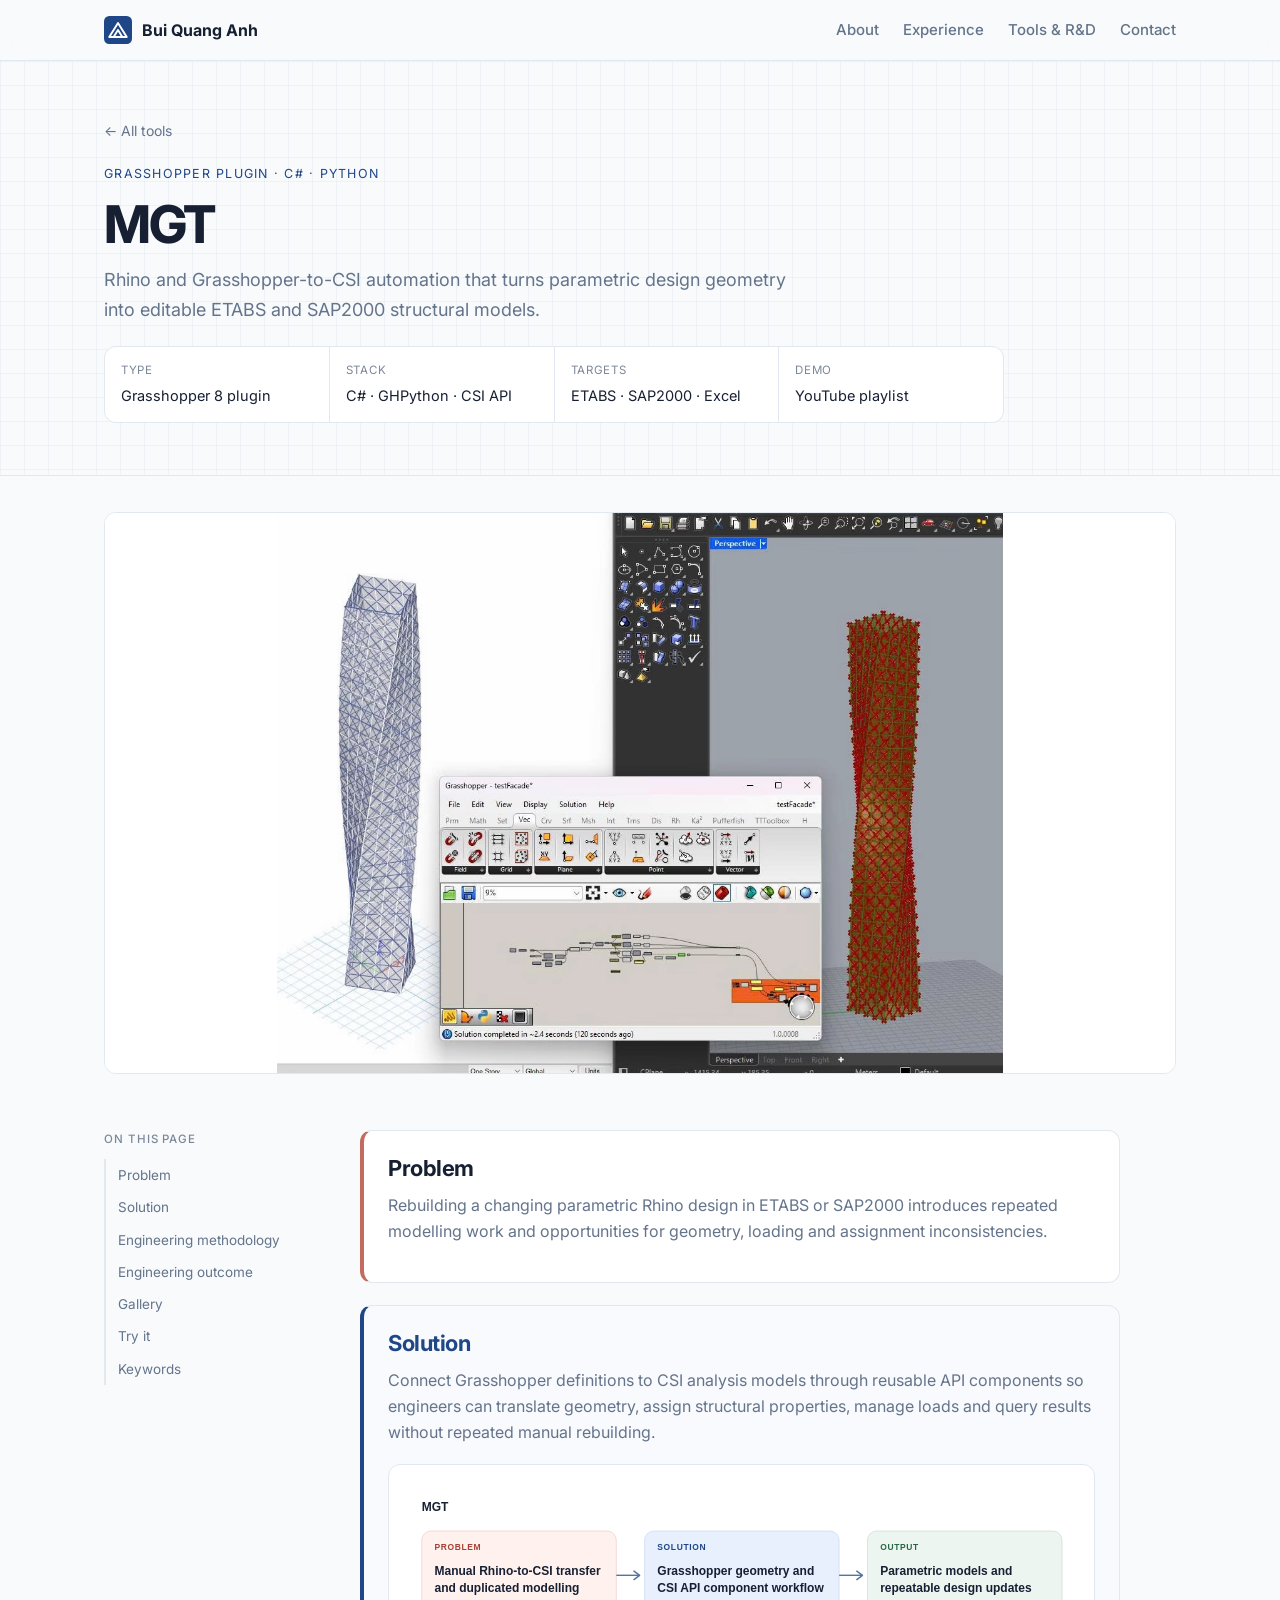
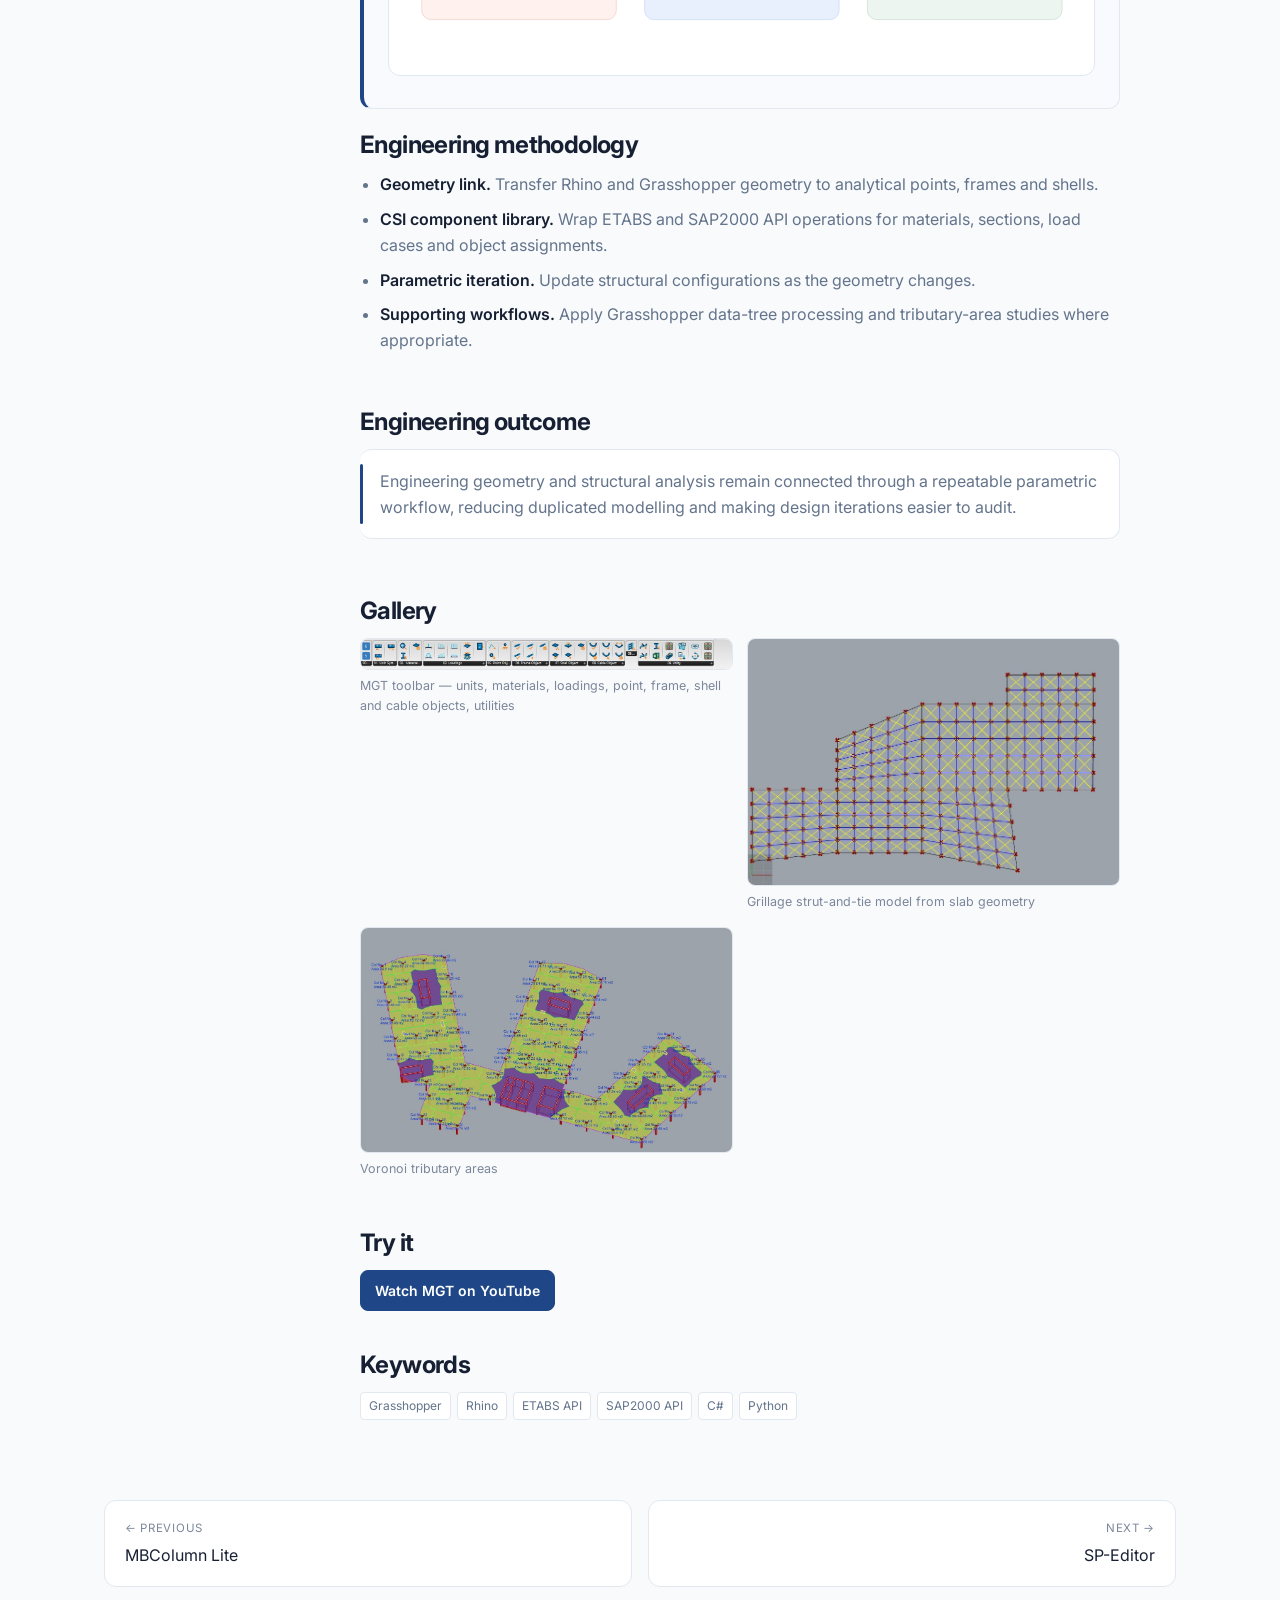
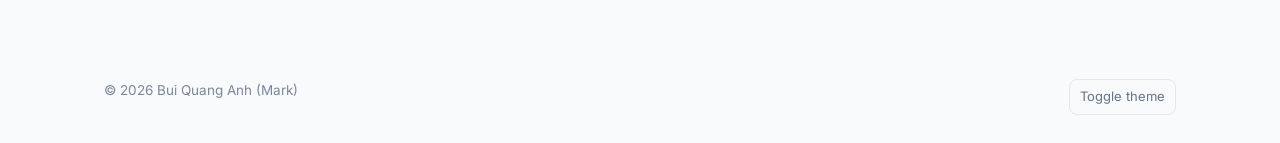
<file: tools/mgt.html>
<!doctype html>
<html lang="en">
<head>
<meta charset="utf-8">
<meta name="viewport" content="width=device-width, initial-scale=1">
<title>MGT · Bui Quang Anh (Mark)</title>
<meta name="description" content="Rhino and Grasshopper-to-CSI automation that turns parametric design geometry into editable ETABS and SAP2000 structural models.">
<link rel="preconnect" href="https://fonts.googleapis.com">
<link rel="preconnect" href="https://fonts.gstatic.com" crossorigin>
<link href="https://fonts.googleapis.com/css2?family=Inter:wght@400;500;600;650;700;750&family=IBM+Plex+Mono:wght@400;500&display=swap" rel="stylesheet">
<link rel="icon" href="data:image/svg+xml,%3Csvg xmlns='http://www.w3.org/2000/svg' viewBox='0 0 32 32'%3E%3Crect width='32' height='32' rx='6' fill='%231F4788'/%3E%3Cpath d='M6 24 L16 8 L26 24 Z M11 24 L16 16 L21 24' fill='none' stroke='white' stroke-width='2.2' stroke-linejoin='round'/%3E%3C/svg%3E">
<link rel="stylesheet" href="../assets/site.css">
</head>
<body>
<nav class="top" aria-label="Main">
  <div class="wrap">
    <a class="brand" href="../index.html"><svg viewBox="0 0 32 32" aria-hidden="true"><rect width="32" height="32" rx="6" fill="#1F4788"/><path d="M6 24 L16 8 L26 24 Z M11 24 L16 16 L21 24" fill="none" stroke="#fff" stroke-width="2.2" stroke-linejoin="round"/></svg>Bui Quang Anh</a>
    <button class="menu-btn" aria-expanded="false" aria-controls="nav-links">Menu</button>
    <div class="links" id="nav-links">
      <a href="../index.html#about">About</a>
      <a href="../index.html#experience">Experience</a>
      <a href="../index.html#tools">Tools &amp; R&amp;D</a>
      <a href="../index.html#contact">Contact</a>
    </div>
  </div>
</nav>

<header class="cs-head">
  <div class="wrap">
    <a class="crumb" href="../index.html#tools">← All tools</a>
    <div class="kicker">Grasshopper plugin · C# · Python</div>
    <h1>MGT</h1>
    <p class="summary">Rhino and Grasshopper-to-CSI automation that turns parametric design geometry into editable ETABS and SAP2000 structural models.</p>
    <dl class="meta"><div><dt>Type</dt><dd>Grasshopper 8 plugin</dd></div><div><dt>Stack</dt><dd>C# · GHPython · CSI API</dd></div><div><dt>Targets</dt><dd>ETABS · SAP2000 · Excel</dd></div><div><dt>Demo</dt><dd>YouTube playlist</dd></div></dl>
  </div>
</header>
<main>
<div class="cs-hero"><button data-full="../assets/mgt-rhino.jpg" data-cap="ETABS model (left) generated from the Rhino geometry (right) by a Grasshopper definition"><img src="../assets/mgt-rhino.jpg" alt="ETABS model (left) generated from the Rhino geometry (right) by a Grasshopper definition"></button></div>
<div class="cs-body">
  <aside class="toc"><b>On this page</b><a href="#problem">Problem</a><a href="#how-it-works">Solution</a><a href="#methodology">Engineering methodology</a><a href="#result">Engineering outcome</a><a href="#gallery">Gallery</a><a href="#try-it">Try it</a><a href="#keywords">Keywords</a></aside>
  <article><section id="problem"><h2>Problem</h2><p>Rebuilding a changing parametric Rhino design in ETABS or SAP2000 introduces repeated modelling work and opportunities for geometry, loading and assignment inconsistencies.</p></section><section id="how-it-works"><h2>Solution</h2><p>Connect Grasshopper definitions to CSI analysis models through reusable API components so engineers can translate geometry, assign structural properties, manage loads and query results without repeated manual rebuilding.</p><figure class="flow"><button data-full="../assets/flow-mgt.svg" data-cap="MGT — how it works"><img src="../assets/flow-mgt.svg" alt="Workflow diagram for MGT"></button></figure></section><section id="methodology"><h2>Engineering methodology</h2><ul><li><b>Geometry link.</b> Transfer Rhino and Grasshopper geometry to analytical points, frames and shells.</li><li><b>CSI component library.</b> Wrap ETABS and SAP2000 API operations for materials, sections, load cases and object assignments.</li><li><b>Parametric iteration.</b> Update structural configurations as the geometry changes.</li><li><b>Supporting workflows.</b> Apply Grasshopper data-tree processing and tributary-area studies where appropriate.</li></ul></section><section id="result"><h2>Engineering outcome</h2><div class="callout"><p>Engineering geometry and structural analysis remain connected through a repeatable parametric workflow, reducing duplicated modelling and making design iterations easier to audit.</p></div></section><section id="gallery"><h2>Gallery</h2><div class="figs"><figure><button data-full="../assets/mgt-toolbar.jpg" data-cap="MGT toolbar — units, materials, loadings, point, frame, shell and cable objects, utilities"><img src="../assets/mgt-toolbar.jpg" alt="MGT toolbar — units, materials, loadings, point, frame, shell and cable objects, utilities" loading="lazy"></button><figcaption>MGT toolbar — units, materials, loadings, point, frame, shell and cable objects, utilities</figcaption></figure><figure><button data-full="../assets/gh-grillage.jpg" data-cap="Grillage strut-and-tie model from slab geometry"><img src="../assets/gh-grillage.jpg" alt="Grillage strut-and-tie model from slab geometry" loading="lazy"></button><figcaption>Grillage strut-and-tie model from slab geometry</figcaption></figure><figure><button data-full="../assets/gh-trib.jpg" data-cap="Voronoi tributary areas"><img src="../assets/gh-trib.jpg" alt="Voronoi tributary areas" loading="lazy"></button><figcaption>Voronoi tributary areas</figcaption></figure></div></section><section id="try-it"><h2>Try it</h2><div class="tool-links" style="margin-top:0"><a class="btn primary" href="https://www.youtube.com/playlist?list=PLP4F5t1phy2g" target="_blank" rel="noopener">Watch MGT on YouTube</a></div></section><section id="keywords"><h2>Keywords</h2><div class="tags"><span>Grasshopper</span><span>Rhino</span><span>ETABS API</span><span>SAP2000 API</span><span>C#</span><span>Python</span></div></section></article>
</div>
<nav class="pager" aria-label="More"><a href="mbcolumn-lite.html"><small>← Previous</small>MBColumn Lite</a><a class="next" href="sp-editor.html"><small>Next →</small>SP-Editor</a></nav>
</main>

<footer>
  <div class="wrap">
    <span>© <span id="yr">2026</span> Bui Quang Anh (Mark)</span>
    <button class="theme-btn" id="theme">Toggle theme</button>
  </div>
</footer>
<div class="lb" id="lb" role="dialog" aria-modal="true" aria-label="Image viewer">
  <button aria-label="Close">×</button>
  <img alt="">
  <p></p>
</div>
<script src="../assets/site.js"></script>
</body>
</html>
</file>
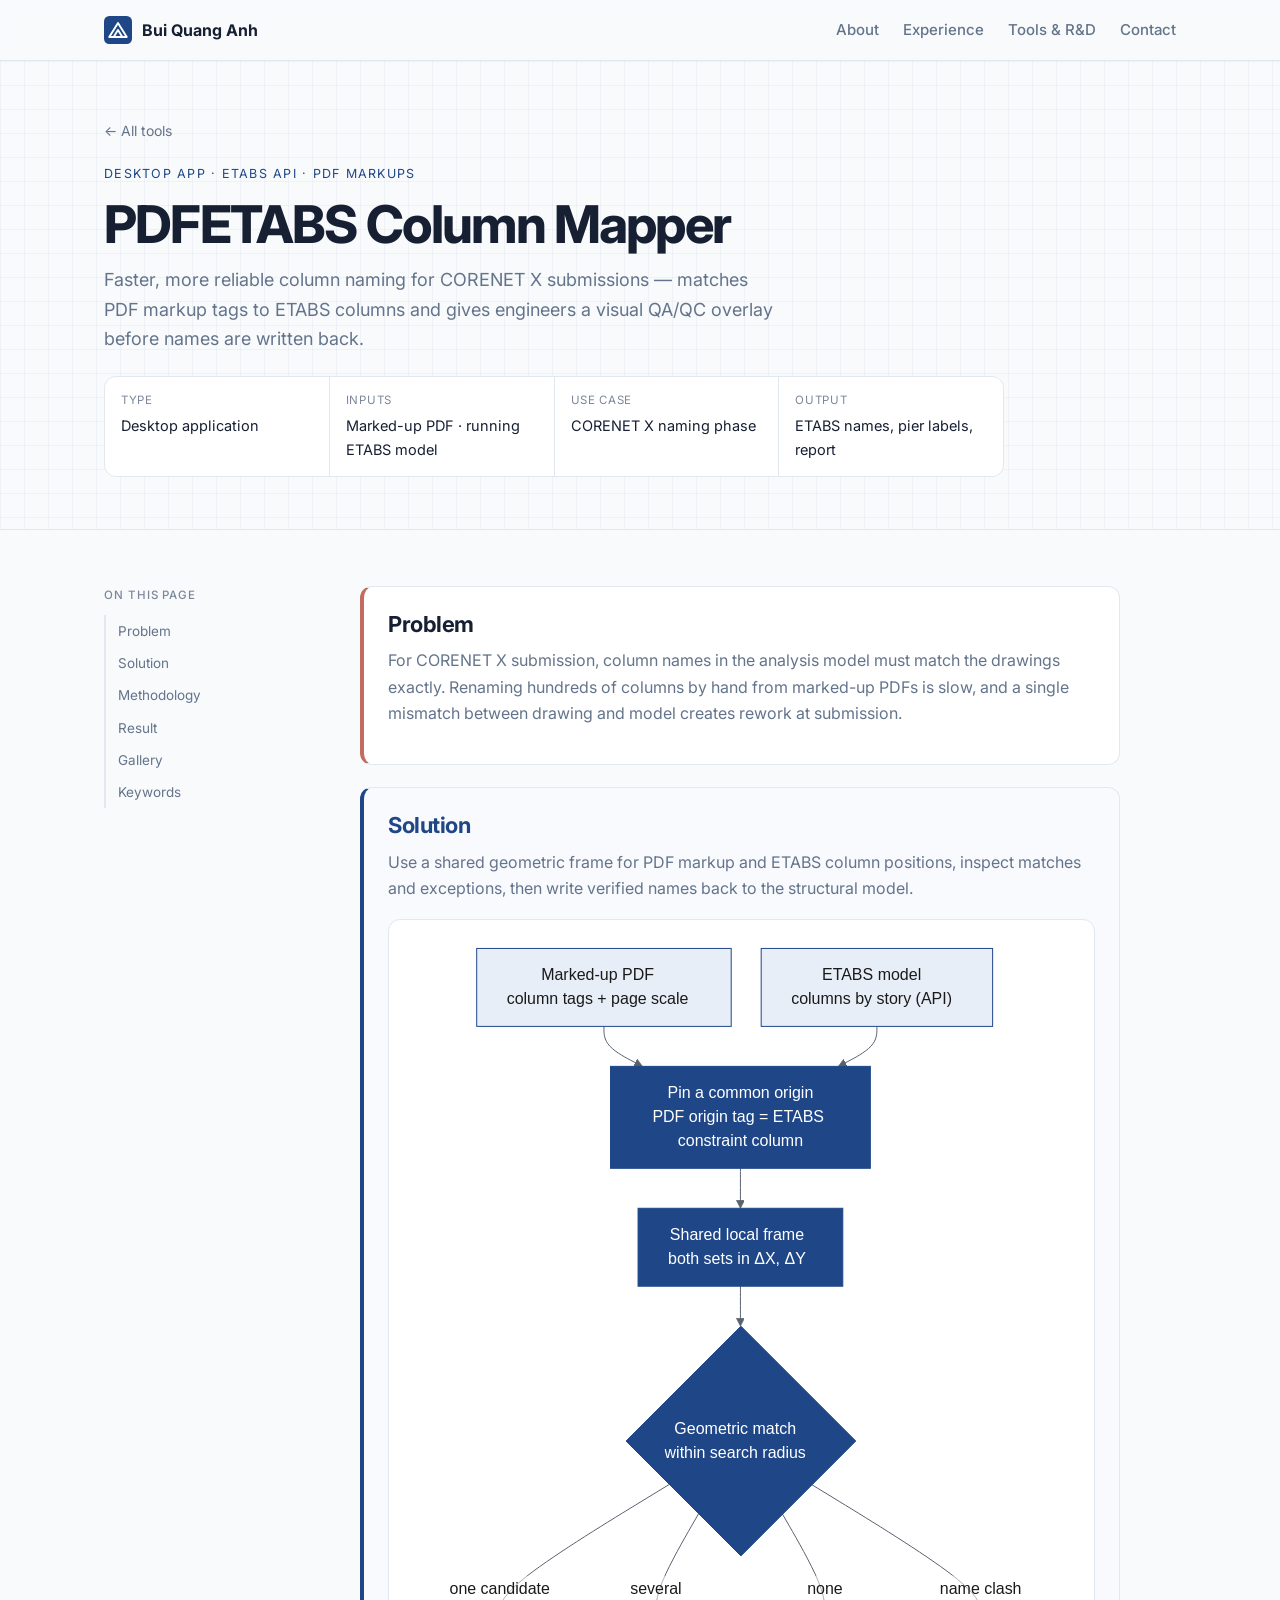
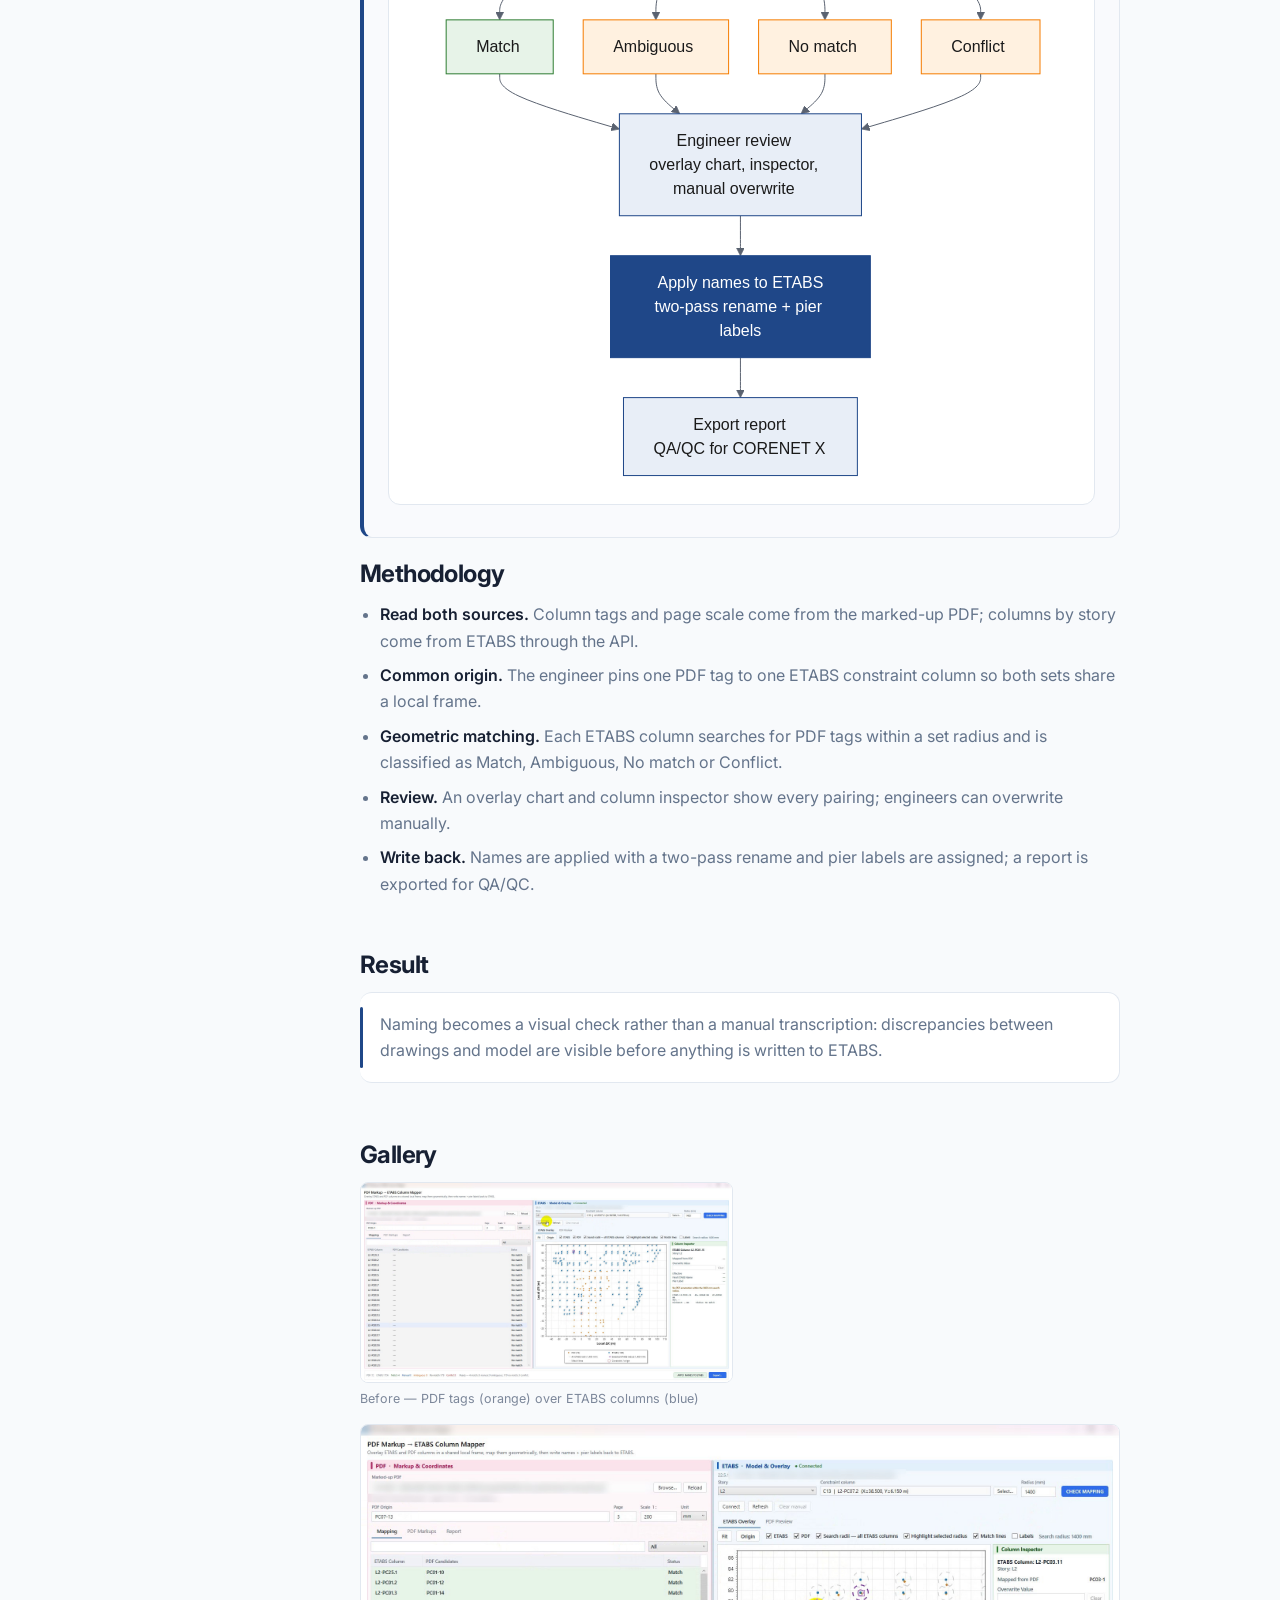
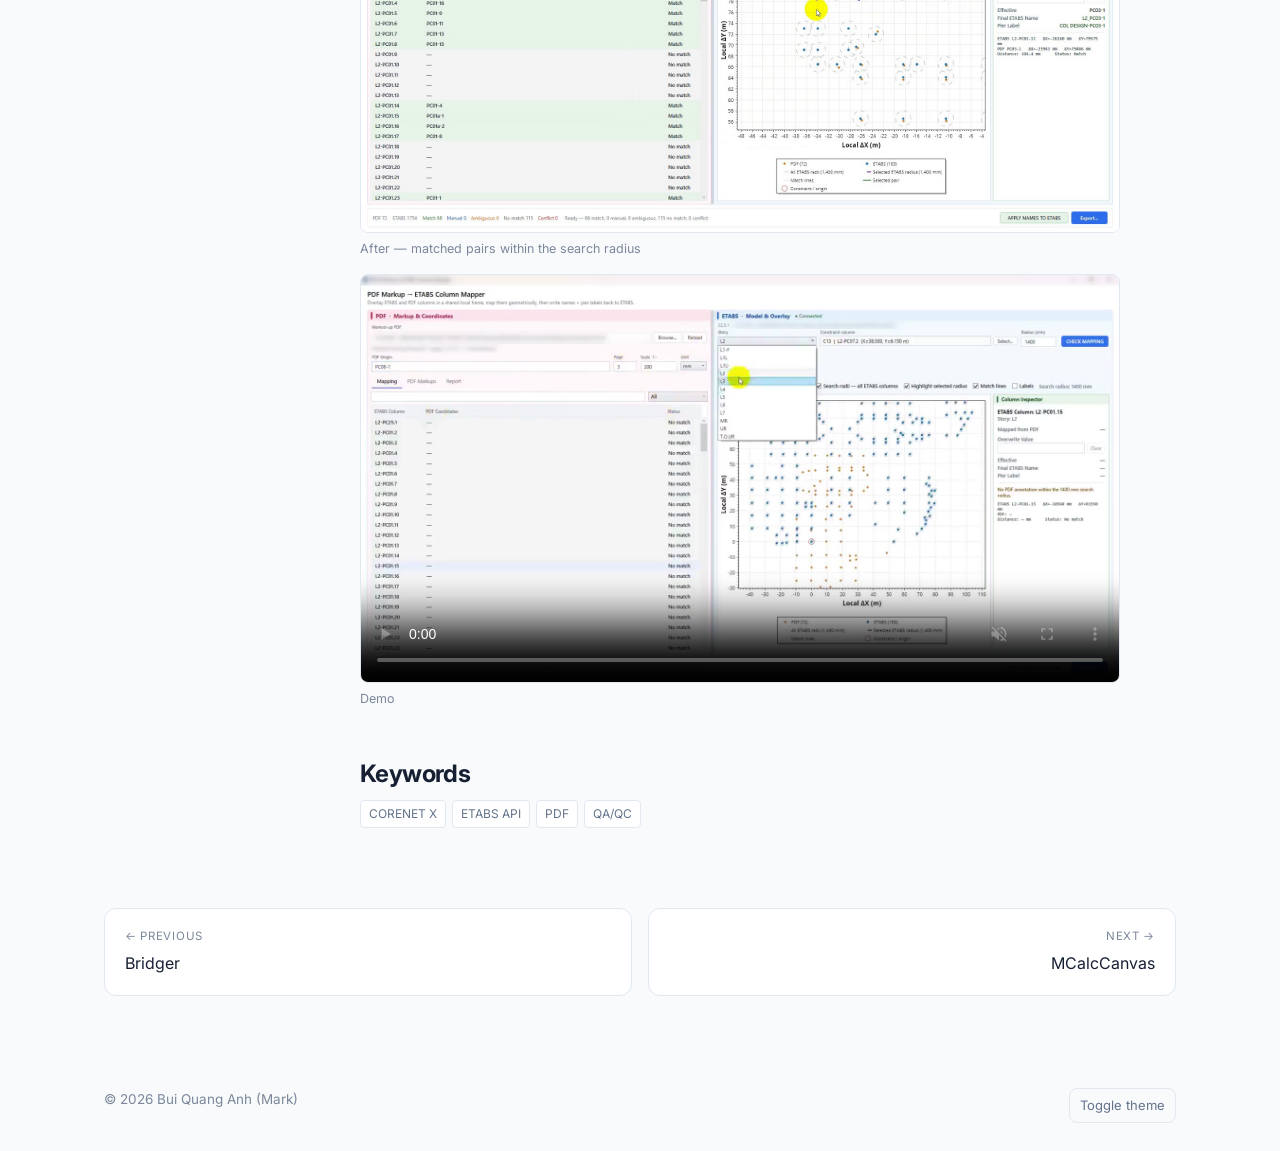
<file: tools/pdfetabs-column-mapper.html>
<!doctype html>
<html lang="en">
<head>
<meta charset="utf-8">
<meta name="viewport" content="width=device-width, initial-scale=1">
<title>PDFETABS Column Mapper · Bui Quang Anh (Mark)</title>
<meta name="description" content="Faster, more reliable column naming for CORENET X submissions — matches PDF markup tags to ETABS columns and gives engineers a visual QA/QC overlay before names are written back.">
<link rel="preconnect" href="https://fonts.googleapis.com">
<link rel="preconnect" href="https://fonts.gstatic.com" crossorigin>
<link href="https://fonts.googleapis.com/css2?family=Inter:wght@400;500;600;650;700;750&family=IBM+Plex+Mono:wght@400;500&display=swap" rel="stylesheet">
<link rel="icon" href="data:image/svg+xml,%3Csvg xmlns='http://www.w3.org/2000/svg' viewBox='0 0 32 32'%3E%3Crect width='32' height='32' rx='6' fill='%231F4788'/%3E%3Cpath d='M6 24 L16 8 L26 24 Z M11 24 L16 16 L21 24' fill='none' stroke='white' stroke-width='2.2' stroke-linejoin='round'/%3E%3C/svg%3E">
<link rel="stylesheet" href="../assets/site.css">
</head>
<body>
<nav class="top" aria-label="Main">
  <div class="wrap">
    <a class="brand" href="../index.html"><svg viewBox="0 0 32 32" aria-hidden="true"><rect width="32" height="32" rx="6" fill="#1F4788"/><path d="M6 24 L16 8 L26 24 Z M11 24 L16 16 L21 24" fill="none" stroke="#fff" stroke-width="2.2" stroke-linejoin="round"/></svg>Bui Quang Anh</a>
    <button class="menu-btn" aria-expanded="false" aria-controls="nav-links">Menu</button>
    <div class="links" id="nav-links">
      <a href="../index.html#about">About</a>
      <a href="../index.html#experience">Experience</a>
      <a href="../index.html#tools">Tools &amp; R&amp;D</a>
      <a href="../index.html#contact">Contact</a>
    </div>
  </div>
</nav>

<header class="cs-head">
  <div class="wrap">
    <a class="crumb" href="../index.html#tools">← All tools</a>
    <div class="kicker">Desktop app · ETABS API · PDF markups</div>
    <h1>PDFETABS Column Mapper</h1>
    <p class="summary">Faster, more reliable column naming for CORENET X submissions — matches PDF markup tags to ETABS columns and gives engineers a visual QA/QC overlay before names are written back.</p>
    <dl class="meta"><div><dt>Type</dt><dd>Desktop application</dd></div><div><dt>Inputs</dt><dd>Marked-up PDF · running ETABS model</dd></div><div><dt>Use case</dt><dd>CORENET X naming phase</dd></div><div><dt>Output</dt><dd>ETABS names, pier labels, report</dd></div></dl>
  </div>
</header>
<main>

<div class="cs-body">
  <aside class="toc"><b>On this page</b><a href="#problem">Problem</a><a href="#how-it-works">Solution</a><a href="#methodology">Methodology</a><a href="#result">Result</a><a href="#gallery">Gallery</a><a href="#keywords">Keywords</a></aside>
  <article><section id="problem"><h2>Problem</h2><p>For CORENET X submission, column names in the analysis model must match the drawings exactly. Renaming hundreds of columns by hand from marked-up PDFs is slow, and a single mismatch between drawing and model creates rework at submission.</p></section><section id="how-it-works"><h2>Solution</h2><p>Use a shared geometric frame for PDF markup and ETABS column positions, inspect matches and exceptions, then write verified names back to the structural model.</p><figure class="flow"><button data-full="../assets/pdfetabs-flow.svg" data-cap="PDFETABS Column Mapper — how it works"><img src="../assets/pdfetabs-flow.svg" alt="Workflow diagram for PDFETABS Column Mapper"></button></figure></section><section id="methodology"><h2>Methodology</h2><ul>
<li><b>Read both sources.</b> Column tags and page scale come from the marked-up PDF; columns by story come from ETABS through the API.</li>
<li><b>Common origin.</b> The engineer pins one PDF tag to one ETABS constraint column so both sets share a local frame.</li>
<li><b>Geometric matching.</b> Each ETABS column searches for PDF tags within a set radius and is classified as Match, Ambiguous, No match or Conflict.</li>
<li><b>Review.</b> An overlay chart and column inspector show every pairing; engineers can overwrite manually.</li>
<li><b>Write back.</b> Names are applied with a two-pass rename and pier labels are assigned; a report is exported for QA/QC.</li>
</ul></section><section id="result"><h2>Result</h2><div class="callout"><p>Naming becomes a visual check rather than a manual transcription: discrepancies between drawings and model are visible before anything is written to ETABS.</p></div></section><section id="gallery"><h2>Gallery</h2><div class="figs"><figure><button data-full="../assets/pdfetabs-before.jpg" data-cap="Before — PDF tags (orange) over ETABS columns (blue)"><img src="../assets/pdfetabs-before.jpg" alt="Before — PDF tags (orange) over ETABS columns (blue)" loading="lazy"></button><figcaption>Before — PDF tags (orange) over ETABS columns (blue)</figcaption></figure><figure class="wide"><button data-full="../assets/pdfetabs-after.jpg" data-cap="After — matched pairs within the search radius"><img src="../assets/pdfetabs-after.jpg" alt="After — matched pairs within the search radius" loading="lazy"></button><figcaption>After — matched pairs within the search radius</figcaption></figure><figure class="wide"><video controls muted playsinline preload="metadata" poster="../assets/pdfetabs-poster.jpg"><source src="../assets/pdfetabs-column-mapper.mp4" type="video/mp4"></video><figcaption>Demo</figcaption></figure></div></section><section id="keywords"><h2>Keywords</h2><div class="tags"><span>CORENET X</span><span>ETABS API</span><span>PDF</span><span>QA/QC</span></div></section></article>
</div>
<nav class="pager" aria-label="More"><a href="bridger.html"><small>← Previous</small>Bridger</a><a class="next" href="mcalccanvas.html"><small>Next →</small>MCalcCanvas</a></nav>
</main>

<footer>
  <div class="wrap">
    <span>© <span id="yr">2026</span> Bui Quang Anh (Mark)</span>
    <button class="theme-btn" id="theme">Toggle theme</button>
  </div>
</footer>
<div class="lb" id="lb" role="dialog" aria-modal="true" aria-label="Image viewer">
  <button aria-label="Close">×</button>
  <img alt="">
  <p></p>
</div>
<script src="../assets/site.js"></script>
</body>
</html>
</file>
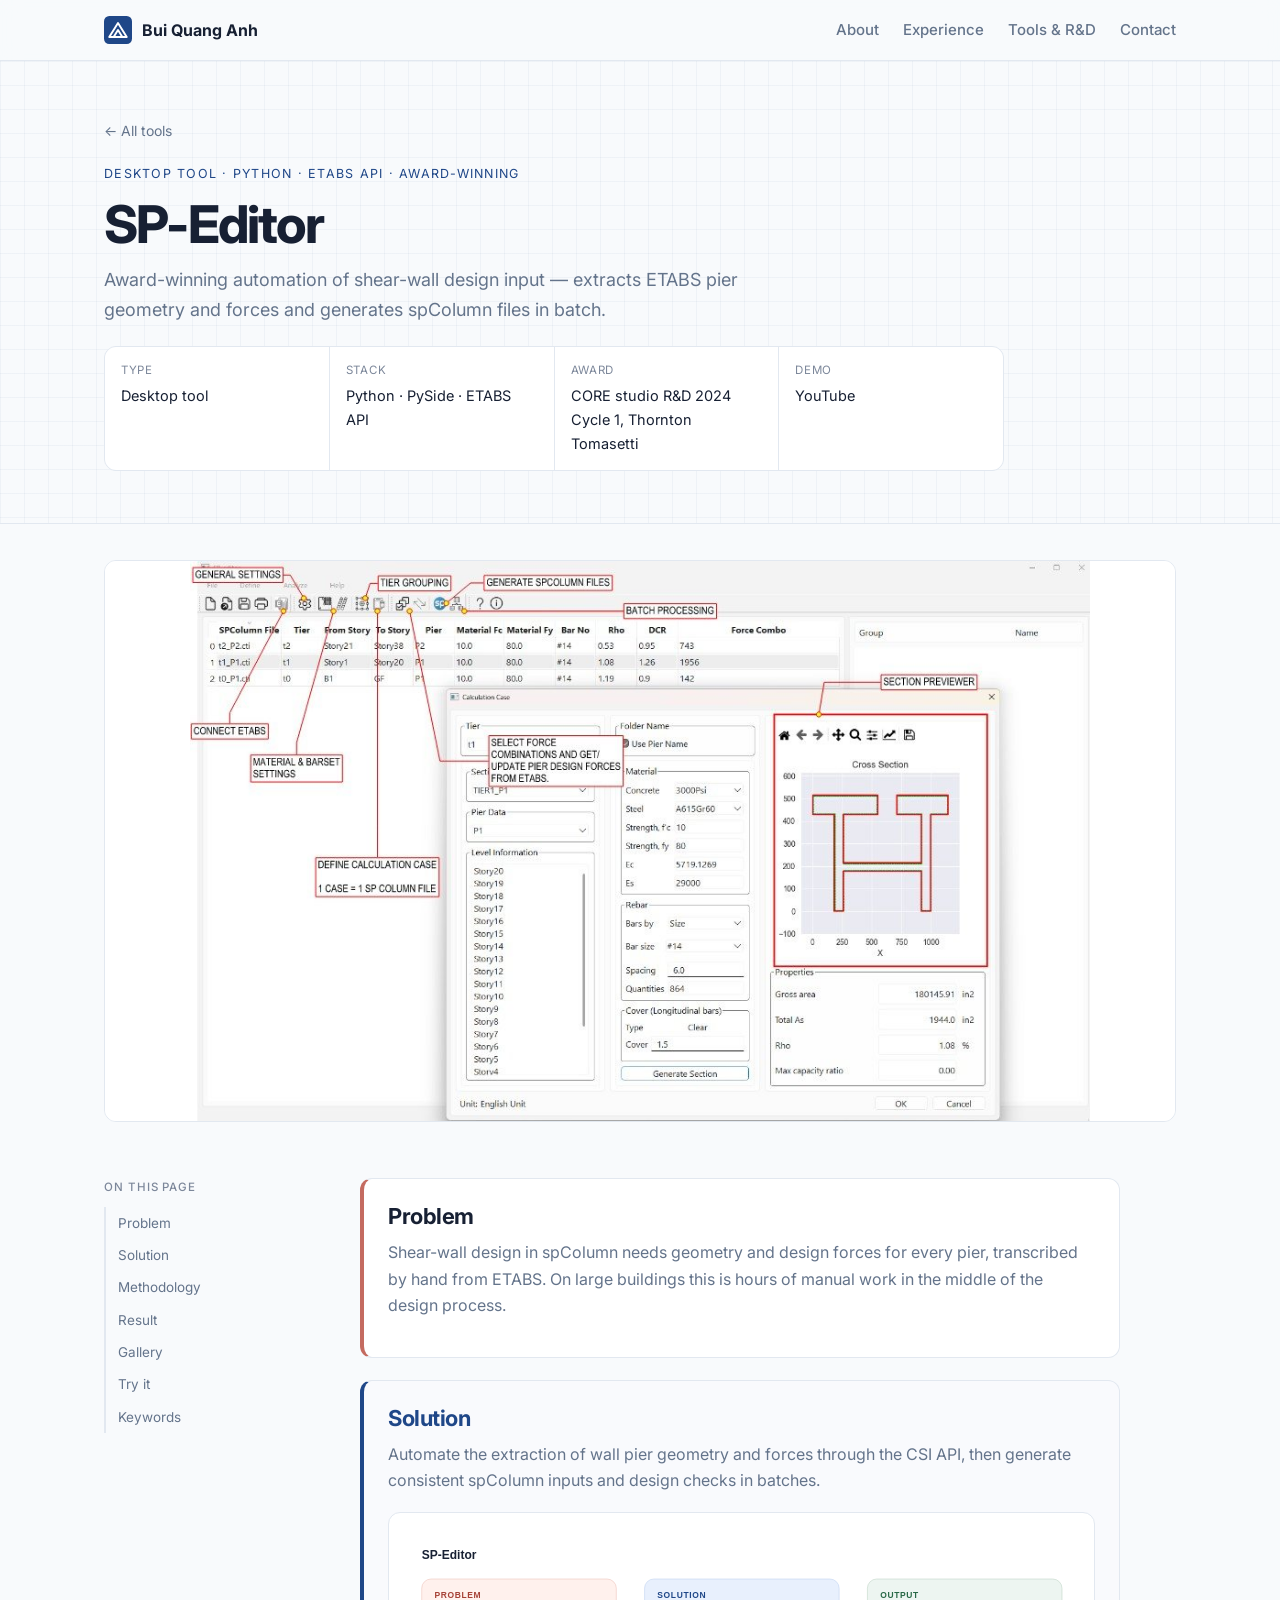
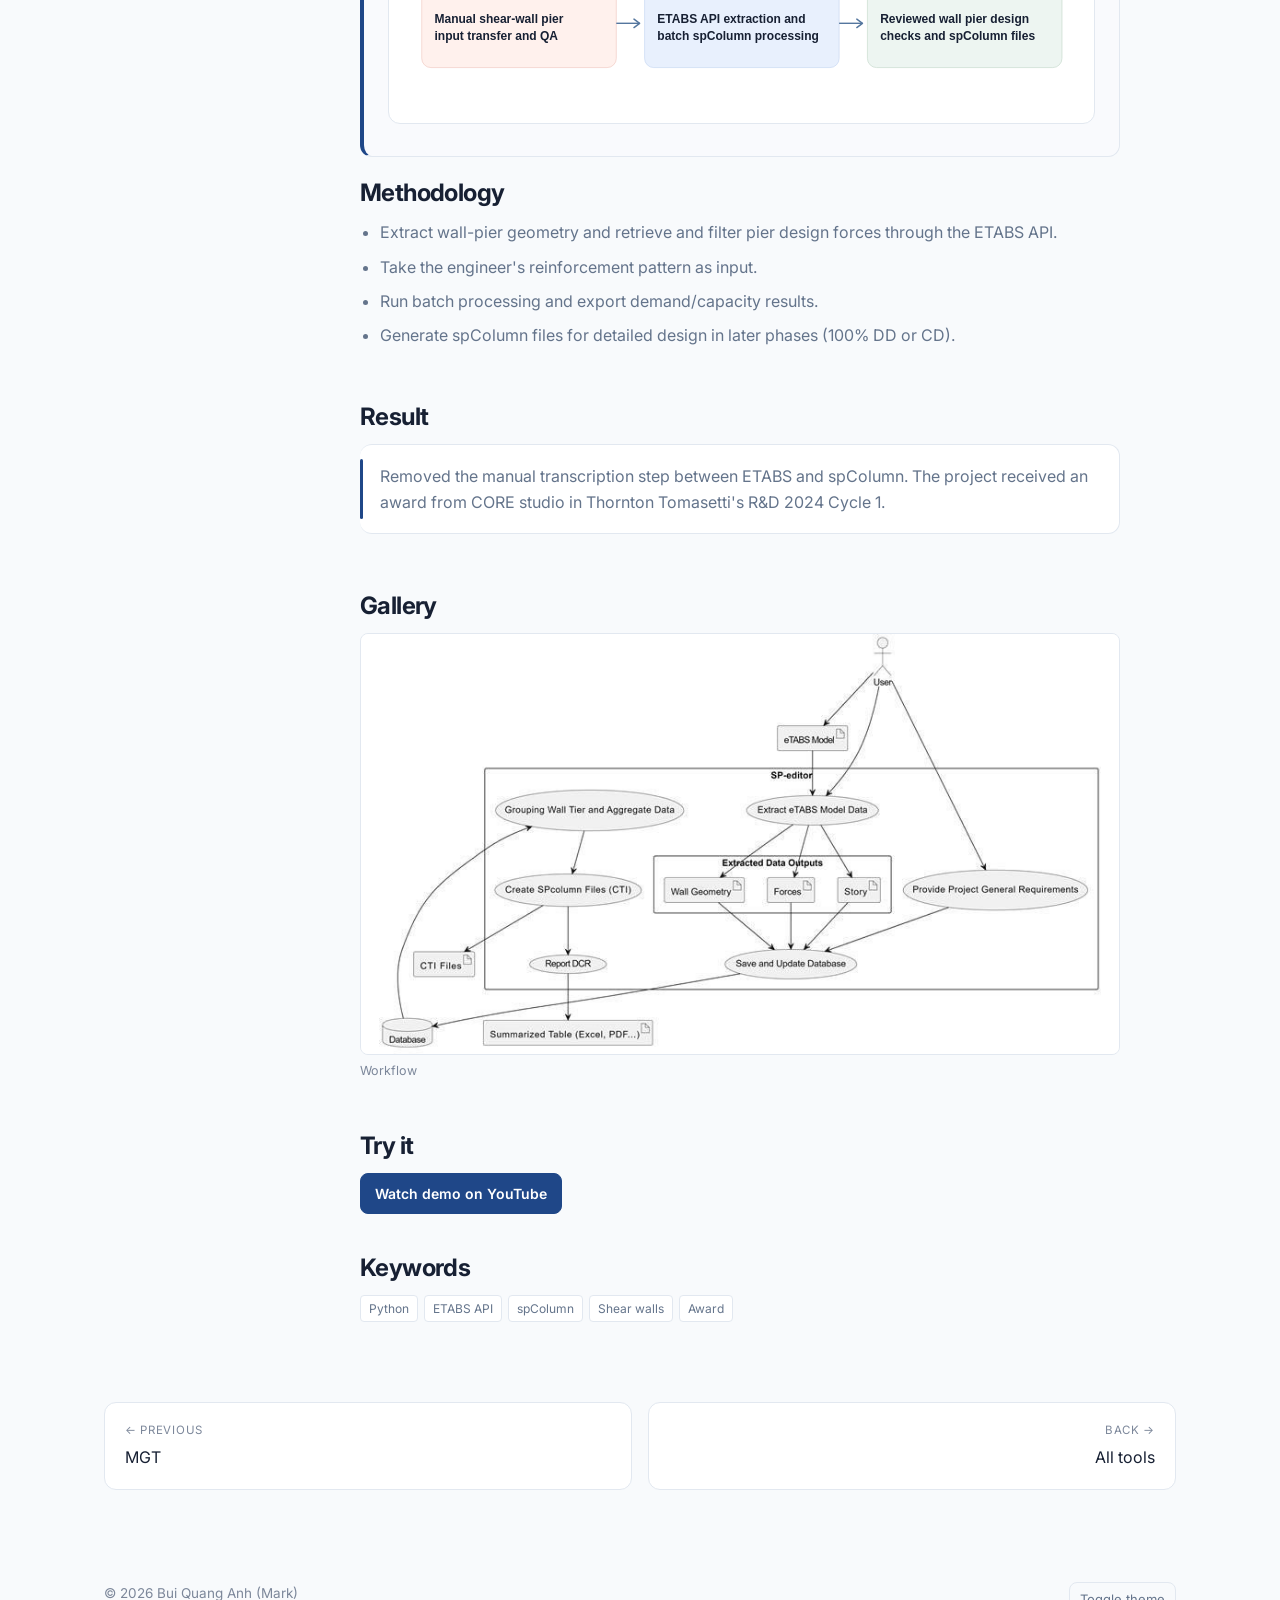
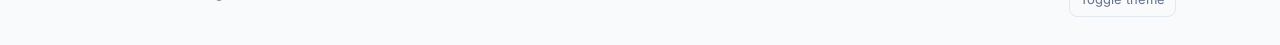
<file: tools/sp-editor.html>
<!doctype html>
<html lang="en">
<head>
<meta charset="utf-8">
<meta name="viewport" content="width=device-width, initial-scale=1">
<title>SP-Editor · Bui Quang Anh (Mark)</title>
<meta name="description" content="Award-winning automation of shear-wall design input — extracts ETABS pier geometry and forces and generates spColumn files in batch.">
<link rel="preconnect" href="https://fonts.googleapis.com">
<link rel="preconnect" href="https://fonts.gstatic.com" crossorigin>
<link href="https://fonts.googleapis.com/css2?family=Inter:wght@400;500;600;650;700;750&family=IBM+Plex+Mono:wght@400;500&display=swap" rel="stylesheet">
<link rel="icon" href="data:image/svg+xml,%3Csvg xmlns='http://www.w3.org/2000/svg' viewBox='0 0 32 32'%3E%3Crect width='32' height='32' rx='6' fill='%231F4788'/%3E%3Cpath d='M6 24 L16 8 L26 24 Z M11 24 L16 16 L21 24' fill='none' stroke='white' stroke-width='2.2' stroke-linejoin='round'/%3E%3C/svg%3E">
<link rel="stylesheet" href="../assets/site.css">
</head>
<body>
<nav class="top" aria-label="Main">
  <div class="wrap">
    <a class="brand" href="../index.html"><svg viewBox="0 0 32 32" aria-hidden="true"><rect width="32" height="32" rx="6" fill="#1F4788"/><path d="M6 24 L16 8 L26 24 Z M11 24 L16 16 L21 24" fill="none" stroke="#fff" stroke-width="2.2" stroke-linejoin="round"/></svg>Bui Quang Anh</a>
    <button class="menu-btn" aria-expanded="false" aria-controls="nav-links">Menu</button>
    <div class="links" id="nav-links">
      <a href="../index.html#about">About</a>
      <a href="../index.html#experience">Experience</a>
      <a href="../index.html#tools">Tools &amp; R&amp;D</a>
      <a href="../index.html#contact">Contact</a>
    </div>
  </div>
</nav>

<header class="cs-head">
  <div class="wrap">
    <a class="crumb" href="../index.html#tools">← All tools</a>
    <div class="kicker">Desktop tool · Python · ETABS API · award-winning</div>
    <h1>SP-Editor</h1>
    <p class="summary">Award-winning automation of shear-wall design input — extracts ETABS pier geometry and forces and generates spColumn files in batch.</p>
    <dl class="meta"><div><dt>Type</dt><dd>Desktop tool</dd></div><div><dt>Stack</dt><dd>Python · PySide · ETABS API</dd></div><div><dt>Award</dt><dd>CORE studio R&amp;D 2024 Cycle 1, Thornton Tomasetti</dd></div><div><dt>Demo</dt><dd>YouTube</dd></div></dl>
  </div>
</header>
<main>
<div class="cs-hero"><button data-full="../assets/sp-ui.jpg" data-cap="SP-Editor interface"><img src="../assets/sp-ui.jpg" alt="SP-Editor interface"></button></div>
<div class="cs-body">
  <aside class="toc"><b>On this page</b><a href="#problem">Problem</a><a href="#how-it-works">Solution</a><a href="#methodology">Methodology</a><a href="#result">Result</a><a href="#gallery">Gallery</a><a href="#try-it">Try it</a><a href="#keywords">Keywords</a></aside>
  <article><section id="problem"><h2>Problem</h2><p>Shear-wall design in spColumn needs geometry and design forces for every pier, transcribed by hand from ETABS. On large buildings this is hours of manual work in the middle of the design process.</p></section><section id="how-it-works"><h2>Solution</h2><p>Automate the extraction of wall pier geometry and forces through the CSI API, then generate consistent spColumn inputs and design checks in batches.</p><figure class="flow"><button data-full="../assets/flow-sp-editor.svg" data-cap="SP-Editor — how it works"><img src="../assets/flow-sp-editor.svg" alt="Workflow diagram for SP-Editor"></button></figure></section><section id="methodology"><h2>Methodology</h2><ul>
<li>Extract wall-pier geometry and retrieve and filter pier design forces through the ETABS API.</li>
<li>Take the engineer's reinforcement pattern as input.</li>
<li>Run batch processing and export demand/capacity results.</li>
<li>Generate spColumn files for detailed design in later phases (100% DD or CD).</li>
</ul></section><section id="result"><h2>Result</h2><div class="callout"><p>Removed the manual transcription step between ETABS and spColumn. The project received an award from CORE studio in Thornton Tomasetti's R&amp;D 2024 Cycle 1.</p></div></section><section id="gallery"><h2>Gallery</h2><div class="figs"><figure class="wide"><button data-full="../assets/sp-flow.jpg" data-cap="Workflow"><img src="../assets/sp-flow.jpg" alt="Workflow" loading="lazy"></button><figcaption>Workflow</figcaption></figure></div></section><section id="try-it"><h2>Try it</h2><div class="tool-links" style="margin-top:0"><a class="btn primary" href="https://www.youtube.com/watch?v=ujFrALC1rHs" target="_blank" rel="noopener">Watch demo on YouTube</a></div></section><section id="keywords"><h2>Keywords</h2><div class="tags"><span>Python</span><span>ETABS API</span><span>spColumn</span><span>Shear walls</span><span>Award</span></div></section></article>
</div>
<nav class="pager" aria-label="More"><a href="mgt.html"><small>← Previous</small>MGT</a><a class="next" href="../index.html#tools"><small>Back →</small>All tools</a></nav>
</main>

<footer>
  <div class="wrap">
    <span>© <span id="yr">2026</span> Bui Quang Anh (Mark)</span>
    <button class="theme-btn" id="theme">Toggle theme</button>
  </div>
</footer>
<div class="lb" id="lb" role="dialog" aria-modal="true" aria-label="Image viewer">
  <button aria-label="Close">×</button>
  <img alt="">
  <p></p>
</div>
<script src="../assets/site.js"></script>
</body>
</html>
</file>
<file: assets/site.css>
:root{
  --blue:#1F4788; --blue-2:#163566; --blue-soft:#E8EEF7;
  --green:#2E7D32; --orange:#F57C00;
  --bg:#F8FAFC; --surface:#FFFFFF; --line:#E2E8F0; --grid:rgba(31,71,136,.045);
  --text:#172033; --text-2:#64748B; --text-3:#7C879A;
  --radius:12px; --max:1120px;
  --sans:Inter,"Segoe UI",system-ui,-apple-system,sans-serif;
}
@media (prefers-color-scheme: dark){
  :root:not([data-theme="light"]){
    --blue:#7FA6E8; --blue-2:#A9C3F0; --blue-soft:#1A2436;
    --bg:#0F1218; --surface:#161B24; --line:#262D3A; --grid:rgba(127,166,232,.06);
    --text:#E9ECF1; --text-2:#A7AFBC; --text-3:#7C8594;
  }
}
:root[data-theme="dark"]{
  --blue:#7FA6E8; --blue-2:#A9C3F0; --blue-soft:#1A2436;
  --bg:#0F1218; --surface:#161B24; --line:#262D3A; --grid:rgba(127,166,232,.06);
  --text:#E9ECF1; --text-2:#A7AFBC; --text-3:#7C8594;
}
*{box-sizing:border-box}
html{scroll-behavior:smooth;scroll-padding-top:72px}
@media (prefers-reduced-motion: reduce){html{scroll-behavior:auto}}
body{margin:0;background:var(--bg);color:var(--text);font:16px/1.65 var(--sans);-webkit-font-smoothing:antialiased}
img{max-width:100%;display:block}
a{color:var(--blue);text-decoration:none}
a:hover{text-decoration:underline}
.wrap{max-width:var(--max);margin:0 auto;padding:0 24px}
.mono{font-variant-numeric:tabular-nums}

/* nav */
nav.top{position:sticky;top:0;z-index:20;background:color-mix(in srgb,var(--bg) 88%,transparent);backdrop-filter:blur(10px);border-bottom:1px solid var(--line)}
nav.top .wrap{display:flex;align-items:center;justify-content:space-between;height:60px;gap:16px}
.brand{display:flex;align-items:center;gap:10px;font-weight:700;color:var(--text);white-space:nowrap}
.brand:hover{text-decoration:none}
.brand svg{width:28px;height:28px}
.links{display:flex;gap:24px;font-size:15px;font-weight:500}
.links a{color:var(--text-2)}
.links a:hover{color:var(--blue);text-decoration:none}
.menu-btn{display:none;background:none;border:1px solid var(--line);border-radius:8px;padding:6px 10px;color:var(--text);font:inherit;font-size:15px;cursor:pointer}
@media (max-width:820px){
  .links{display:none;position:absolute;top:60px;left:0;right:0;flex-direction:column;gap:0;background:var(--surface);border-bottom:1px solid var(--line);padding:8px 24px}
  .links.open{display:flex}
  .links a{padding:10px 0;border-bottom:1px solid var(--line)}
  .links a:last-child{border-bottom:0}
  .menu-btn{display:block}
}

/* hero */
.hero{position:relative;overflow:hidden;border-bottom:1px solid var(--line);
  background-image:linear-gradient(var(--grid) 1px,transparent 1px),linear-gradient(90deg,var(--grid) 1px,transparent 1px);
  background-size:24px 24px}
.hero .hero-main{display:grid;grid-template-columns:1.35fr .9fr;gap:56px;align-items:center;padding-top:72px;padding-bottom:72px}
.eyebrow{font-size:12.5px;letter-spacing:.12em;text-transform:uppercase;color:var(--blue);font-weight:500}
h1{font-size:clamp(42px,5vw,64px);line-height:1.08;letter-spacing:-.035em;margin:14px 0 10px;font-weight:750}
h1 .alias{color:var(--text-3);font-weight:500;font-size:.42em;letter-spacing:-.01em;margin-left:6px;vertical-align:middle}
.role{font-size:clamp(19px,2vw,22px);color:var(--text);margin:0 0 16px;font-weight:600;letter-spacing:-.01em}
.lead{font-size:18px;line-height:1.65;color:var(--text-2);max-width:62ch;margin:0 0 20px}
.focus{display:flex;flex-wrap:wrap;gap:8px;margin:0 0 28px;padding:0;list-style:none}
.focus li{font-size:13px;font-weight:500;padding:5px 11px;border:1px solid var(--line);border-radius:999px;background:var(--surface);color:var(--text)}
.cta{display:flex;flex-wrap:wrap;gap:12px}
.btn{display:inline-flex;align-items:center;gap:8px;padding:11px 18px;border-radius:8px;font-weight:600;font-size:15px;border:1px solid var(--blue);transition:background .15s}
.btn.primary{background:var(--blue);color:#fff}
:root[data-theme="dark"] .btn.primary{color:#0F1218}
@media (prefers-color-scheme: dark){:root:not([data-theme="light"]) .btn.primary{color:#0F1218}}
.btn.primary:hover{background:var(--blue-2);text-decoration:none}
.btn.ghost{color:var(--blue);background:transparent}
.btn.ghost:hover{background:var(--blue-soft);text-decoration:none}
.portrait{position:relative;justify-self:center;width:min(310px,100%)}
.portrait img{width:100%;height:auto;aspect-ratio:4/5;object-fit:cover;border-radius:var(--radius);border:1px solid var(--line);background:var(--surface)}
.award-cap{display:flex;align-items:center;gap:8px;margin-top:12px;font-size:12.5px;color:var(--text-2);line-height:1.4}
.award-cap svg{width:16px;height:16px;color:var(--blue);flex:none}
.stats{display:grid;grid-template-columns:repeat(4,1fr);gap:1px;background:var(--line);border:1px solid var(--line);border-bottom:0;border-radius:var(--radius) var(--radius) 0 0;overflow:hidden}
.stat{background:var(--surface);padding:22px 24px}
.stat b{display:block;font-size:26px;letter-spacing:-.02em;color:var(--text)}
.stat span{font-size:13.5px;color:var(--text-2)}
@media (max-width:820px){
  .hero .hero-main{grid-template-columns:1fr;gap:36px;padding-top:44px;padding-bottom:44px}
  .portrait{order:-1;width:min(200px,60%)}
  .stat{padding:18px 16px}
  .stat b{font-size:22px}
  .stats{grid-template-columns:repeat(2,1fr)}
}

/* sections */
section{padding:80px 0;border-bottom:1px solid var(--line)}
@media (max-width:820px){section{padding:48px 0}}
.sec-head{display:flex;align-items:baseline;gap:16px;margin-bottom:36px;flex-wrap:wrap}
.sec-head .num{color:var(--blue);font-size:clamp(20px,2.2vw,28px);font-weight:700;font-variant-numeric:tabular-nums;letter-spacing:.06em;min-width:2.4em;padding:2px 12px;text-align:center;background:var(--blue-soft);border-radius:8px}
h2{font-size:clamp(28px,3vw,40px);line-height:1.2;letter-spacing:-.025em;margin:0;font-weight:700}
.sec-head p{flex-basis:100%;margin:6px 0 0;color:var(--text-2)}
h3{font-size:20px;line-height:1.3;margin:0 0 6px;letter-spacing:-.01em;font-weight:650}
.card{background:var(--surface);border:1px solid var(--line);border-radius:var(--radius)}

/* about */
.about{display:grid;grid-template-columns:1.3fr 1fr;gap:28px}
.about .card{padding:28px}
.about p{margin:0 0 14px;color:var(--text-2)}
.about p:last-child{margin-bottom:0}
.kv{display:grid;grid-template-columns:auto 1fr;gap:8px 18px;font-size:15px;margin:0}
.kv dt{color:var(--text-3);font-size:13px;padding-top:2px}
.kv dd{margin:0;min-width:0}
.education-note{display:block;color:var(--text-2);font-size:14px;margin-top:2px}
.awards{list-style:none;padding:0;margin:14px 0 0;display:grid;gap:10px}
.awards li{font-size:14.5px;color:var(--text-2);padding-left:18px;position:relative}
.awards li::before{content:"";position:absolute;left:0;top:9px;width:7px;height:7px;border:1.5px solid var(--blue);transform:rotate(45deg)}
.awards b{color:var(--text);font-weight:600}
@media (max-width:820px){.about{grid-template-columns:1fr}}

.pub{margin-top:28px;padding:28px;display:grid;grid-template-columns:1.5fr 1fr;gap:28px;align-items:start}
.pub .kw{margin:12px 0 0;font-size:13.5px;color:var(--text-2)}
.pub .abs b,.pub .kw b{color:var(--text)}
.pub-fig{margin:0}
.pub-fig button{display:block;width:100%;padding:0;border:1px solid var(--line);border-radius:8px;overflow:hidden;background:#fff;cursor:zoom-in}
.pub-fig figcaption{font-size:12.5px;color:var(--text-3);margin-top:6px}
@media (max-width:820px){.pub{grid-template-columns:1fr}}
.pub .badge{display:inline-block;margin-bottom:12px}
.pub h3{font-size:20px}
.pub .vi{margin:0 0 10px;color:var(--text-2);font-style:italic}
.pub .cite{margin:0 0 6px;font-size:14px;color:var(--text-2)}
.pub .role{margin:0 0 10px;font-size:14px;font-weight:400;color:var(--text)}
.pub .abs{margin:0;font-size:15px;color:var(--text-2);max-width:75ch}
/* skills */
.skills{display:grid;grid-template-columns:repeat(3,1fr);gap:20px}
.skills .card{padding:24px}
.skills h3{display:flex;align-items:center;gap:10px;font-size:17px}
.skills h4{font-size:14px;font-weight:650;margin:14px 0 4px}
.skill-list{margin:0;padding-inline-start:1.1em;color:var(--text-2);font-size:14px}
.skill-list li + li{margin-top:4px}
.skill-list strong{color:var(--text);font-weight:600}
.skills h3 svg{width:22px;height:22px;color:var(--blue);flex:none}
.chips{display:flex;flex-wrap:wrap;gap:8px;margin-top:12px}
.chip{font-size:13.5px;padding:5px 10px;border-radius:6px;background:var(--blue-soft);color:var(--text);border:1px solid transparent}
@media (max-width:900px){.skills{grid-template-columns:1fr}}

/* experience */
.firm{display:grid;grid-template-columns:220px 1fr;gap:32px;padding:36px 0;border-top:1px solid var(--line)}
.firm:first-of-type{border-top:0;padding-top:0}
.firm-meta h3{font-size:22px}
.firm-meta .r{color:var(--text-2);font-size:14.5px}
.firm-meta .mono{color:var(--text-3);display:block;margin-top:8px}
.projects{display:grid;gap:22px}
.proj{overflow:hidden}
.proj-head{padding:22px 24px 4px}
.proj-head .ph{display:flex;justify-content:space-between;gap:12px;flex-wrap:wrap;align-items:baseline}
.badge{font-size:11.5px;letter-spacing:.04em;text-transform:uppercase;color:var(--blue);background:var(--blue-soft);padding:3px 8px;border-radius:4px;white-space:nowrap}
.proj p.desc{color:var(--text-2);margin:8px 0 0;font-size:16px;max-width:72ch}
.proj ul{margin:10px 0 0;padding-left:18px;color:var(--text-2);font-size:15px}
.proj ul li{margin-bottom:6px}
.proj ul b{color:var(--text);font-weight:600}
.codes{display:flex;flex-wrap:wrap;gap:6px;margin-top:14px}
.codes span{font-size:12px;color:var(--text-2);border:1px solid var(--line);padding:3px 8px;border-radius:4px}
.gallery{display:grid;grid-auto-flow:column;grid-auto-columns:minmax(200px,1fr);gap:10px;padding:18px 24px 24px;overflow-x:auto;scrollbar-width:thin}
.gallery figure{margin:0}
.gallery button{display:block;width:100%;padding:0;border:1px solid var(--line);border-radius:8px;overflow:hidden;background:#fff;cursor:zoom-in}
.gallery img{width:100%;height:170px;object-fit:contain;background:#fff;transition:transform .3s}
.gallery img.photo{object-fit:cover}
.gallery button:hover img{transform:scale(1.03)}
.gallery figcaption{font-size:12.5px;color:var(--text-3);margin-top:6px}
@media (max-width:820px){.firm{grid-template-columns:1fr;gap:18px}.gallery{grid-auto-columns:72%}}

/* tools */
.tools{display:grid;gap:28px}
.tool{display:grid;grid-template-columns:1fr 1.15fr;overflow:hidden}
.tool:nth-child(even){grid-template-columns:1.15fr 1fr}
.tool:nth-child(even) .tool-body{order:2}
.tool-body{padding:32px}
.tool.stack,.tool.stack:nth-child(even){grid-template-columns:1fr}
.tool.stack .tool-body{order:0;padding-bottom:20px}
.pm-grid{display:grid;grid-template-columns:.8fr 1.2fr;gap:20px;margin-bottom:20px;align-items:start}
.pm-grid figure{margin:0}
.pm-grid button{display:block;width:100%;padding:0;border:1px solid var(--line);border-radius:8px;overflow:hidden;background:#fff;cursor:zoom-in}
.tool-media .pm-grid img{height:auto;max-height:none;object-fit:contain}
.pm-flow img{padding:12px}
.pm-shots{display:grid;gap:16px}
.pm-grid figcaption{font-size:13px;color:var(--text-2);margin-top:6px}
@media (max-width:820px){.pm-grid{grid-template-columns:1fr}}
.demo{width:100%;display:block;border:1px solid var(--line);border-radius:8px;background:#fff}
.vcap{margin:6px 0 0;font-size:12.5px;color:var(--text-3)}
.tool.stack .tool-media{padding:0 32px 32px;background:transparent}
.tool-body .badge{margin-bottom:12px;display:inline-block}
.tool-body h3{font-size:24px}
.tool-body .sub{color:var(--text-2);margin:0 0 14px;font-size:16px;max-width:68ch}
.tool-body ul{padding-left:18px;margin:10px 0 0;color:var(--text-2);font-size:15px}
.tool-body ul li{margin-bottom:6px}
.tool-body ul b{color:var(--text);font-weight:600}
.tool-links{display:flex;flex-wrap:wrap;gap:10px;margin-top:18px}
.tool-links .btn{padding:8px 14px;font-size:14px}
.tool-media{background:var(--blue-soft);padding:20px;display:grid;gap:10px;align-content:center;grid-template-columns:1fr 1fr}
.tool-media button{padding:0;border:1px solid var(--line);border-radius:8px;overflow:hidden;background:#fff;cursor:zoom-in}
.tool-media button.wide{grid-column:1/-1}
.tool-media img{width:100%;height:100%;object-fit:contain;background:#fff;max-height:300px}
.tool-media button.wide img{max-height:none;height:auto;object-fit:contain}
.award{display:inline-flex;align-items:center;gap:8px;font-size:13.5px;font-weight:600;color:var(--green);margin-top:4px}
.award svg{width:16px;height:16px}
@media (max-width:900px){
  .tool,.tool:nth-child(even){grid-template-columns:1fr}
  .tool:nth-child(even) .tool-body{order:0}
  .tool-body{padding:20px}
}
.sub-head{font-size:18px;margin:44px 0 16px;display:flex;align-items:center;gap:10px}
.sub-head::after{content:"";flex:1;height:1px;background:var(--line)}
.addins{display:grid;grid-template-columns:repeat(auto-fill,minmax(250px,1fr));gap:16px}
.addin{padding:20px}
.addin .badge{display:inline-block;margin-bottom:10px}
.addin h3{font-size:17px}
.addin p{margin:0;font-size:14.5px;color:var(--text-2)}
.mini-tools{display:grid;grid-template-columns:repeat(3,1fr);gap:20px;margin-top:28px}
.mini-tools .card{overflow:hidden}
.mini-tools button{display:block;width:100%;padding:0;border:0;border-bottom:1px solid var(--line);background:#fff;cursor:zoom-in}
.mini-tools img{width:100%;height:180px;object-fit:cover}
.mini-tools .b{padding:18px 20px}
.mini-tools h3{font-size:20.8px}
.mini-tools p{margin:0;font-size:18.2px;color:var(--text-2)}
@media (max-width:900px){.mini-tools{grid-template-columns:1fr}}


/* overview + details */
.flagships{display:grid;grid-template-columns:repeat(4,1fr);gap:16px;margin-bottom:56px}
.flag{display:flex;flex-direction:column;overflow:hidden;color:inherit;transition:border-color .15s,box-shadow .15s}
.flag:hover{text-decoration:none;border-color:var(--blue);box-shadow:0 6px 20px rgba(23,32,51,.07)}
.flag .im{aspect-ratio:16/10;background:#fff;border-bottom:1px solid var(--line);display:flex;align-items:center;justify-content:center;overflow:hidden}
.flag .im img{width:100%;height:100%;object-fit:contain}
.flag .t{padding:14px 16px 16px}
.flag h3{font-size:17px;margin:0 0 2px}
.flag p{margin:0;font-size:13.5px;color:var(--text-2);line-height:1.5}
.flag .go{display:block;margin-top:10px;font-size:13px;font-weight:600;color:var(--blue)}
@media (max-width:900px){.flagships{grid-template-columns:repeat(2,1fr)}}
@media (max-width:520px){.flagships{grid-template-columns:1fr}}
details.more{margin-top:12px;border-top:1px solid var(--line);padding-top:10px}
details.more summary{cursor:pointer;font-size:13.5px;font-weight:600;color:var(--blue);list-style:none;display:inline-flex;align-items:center;gap:6px}
details.more summary::-webkit-details-marker{display:none}
details.more summary::before{content:"+";display:inline-block;width:14px}
details.more[open] summary::before{content:"−"}
details.more ul{margin-top:8px}
.proj ul b,.tool-body ul b{font-weight:600}

/* contact */
.contact{display:grid;grid-template-columns:1.2fr 1fr;gap:28px;align-items:center}
.contact .card{padding:28px}
.contact-list{list-style:none;padding:0;margin:0;display:grid;gap:14px}
.contact-list li{display:flex;align-items:center;gap:12px}
.contact-list svg{width:20px;height:20px;color:var(--blue);flex:none}
.contact>*{min-width:0}
.contact-list a{overflow-wrap:anywhere}
@media (max-width:820px){.contact{grid-template-columns:1fr}}
footer{padding:28px 0;color:var(--text-3);font-size:13.5px}
footer .wrap{display:flex;justify-content:space-between;gap:12px;flex-wrap:wrap}
.theme-btn{background:none;border:1px solid var(--line);color:var(--text-2);border-radius:8px;padding:6px 10px;cursor:pointer;font:inherit;font-size:13px}

/* lightbox */
.lb{position:fixed;inset:0;background:rgba(8,12,20,.9);display:none;align-items:center;justify-content:center;z-index:50;padding:24px;flex-direction:column;gap:12px}
.lb.open{display:flex}
.lb img{max-width:min(1400px,100%);max-height:84vh;border-radius:6px;background:#fff}
.lb p{color:#cfd6e2;font-size:14px;margin:0;text-align:center}
.lb button{position:absolute;top:16px;right:16px;background:rgba(255,255,255,.12);color:#fff;border:0;border-radius:8px;width:40px;height:40px;font-size:24px;cursor:pointer}
:focus-visible{outline:2px solid var(--blue);outline-offset:2px}

/* ===== case-study / detail pages ===== */
.crumb{font-size:14px;color:var(--text-2);display:inline-flex;gap:6px;align-items:center;margin-bottom:22px}
.cs-head{padding:56px 0 36px;border-bottom:1px solid var(--line);background-image:linear-gradient(var(--grid) 1px,transparent 1px),linear-gradient(90deg,var(--grid) 1px,transparent 1px);background-size:24px 24px}
.cs-head .kicker{font-size:12.5px;letter-spacing:.1em;text-transform:uppercase;color:var(--blue)}
.cs-head h1{font-size:clamp(30px,4.2vw,52px);margin:12px 0 12px;overflow-wrap:anywhere}
.cs-head .summary{font-size:18px;color:var(--text-2);max-width:62ch;margin:0 0 22px}
.meta{display:grid;grid-template-columns:repeat(auto-fit,minmax(180px,1fr));gap:1px;background:var(--line);border:1px solid var(--line);border-radius:var(--radius);overflow:hidden;max-width:900px}
.meta div{background:var(--surface);padding:14px 16px}
.meta dt{font-size:11.5px;letter-spacing:.06em;text-transform:uppercase;color:var(--text-3);margin-bottom:4px}
.meta dd{margin:0;font-size:14.5px}
.cs-hero{margin:36px auto 0;max-width:var(--max);padding:0 24px}
.cs-hero button{display:block;width:100%;padding:0;border:1px solid var(--line);border-radius:var(--radius);overflow:hidden;background:#fff;cursor:zoom-in}
.cs-hero img{width:100%;max-height:560px;object-fit:contain;background:#fff}
.cs-body{display:grid;grid-template-columns:200px minmax(0,760px);gap:56px;padding:56px 24px 24px;max-width:var(--max);margin:0 auto}
.toc{position:sticky;top:84px;align-self:start;font-size:13.5px}
.toc b{display:block;font-size:11.5px;letter-spacing:.08em;text-transform:uppercase;color:var(--text-3);font-weight:500;margin-bottom:10px}
.toc a{display:block;color:var(--text-2);padding:5px 0 5px 12px;border-left:2px solid var(--line)}
.toc a:hover{color:var(--blue);border-left-color:var(--blue);text-decoration:none}
.cs-body article h2{font-size:24px;margin:0 0 12px;scroll-margin-top:84px}
.cs-body article section{padding:0 0 40px;border:0}
.cs-body article p{margin:0 0 14px;color:var(--text-2);font-size:16px}
.cs-body article ul{margin:0 0 14px;padding-left:20px;color:var(--text-2);font-size:16px}
.cs-body article li{margin-bottom:8px}
.cs-body article li b,.cs-body article p b{color:var(--text);font-weight:600}
.callout{border:1px solid var(--line);border-left:0;background:var(--surface);border-radius:var(--radius);padding:18px 20px;margin:4px 0 18px;position:relative}
.callout::before{content:"";position:absolute;left:0;top:14px;bottom:14px;width:3px;border-radius:3px;background:var(--blue)}
.callout p{margin:0!important}
.figs{display:grid;grid-template-columns:1fr 1fr;gap:14px;margin:6px 0 10px}
.figs figure{margin:0}
.figs figure.wide{grid-column:1/-1}
.figs button{display:block;width:100%;padding:0;border:1px solid var(--line);border-radius:8px;overflow:hidden;background:#fff;cursor:zoom-in}
.figs img{width:100%;height:auto;max-height:420px;object-fit:contain;background:#fff;display:block}
.figs figcaption{font-size:12.5px;color:var(--text-3);margin-top:6px}
.figs video{width:100%;display:block;border:1px solid var(--line);border-radius:8px;background:#fff}
.tags{display:flex;flex-wrap:wrap;gap:6px}
.tags span{font-size:12px;color:var(--text-2);border:1px solid var(--line);padding:3px 8px;border-radius:4px;background:var(--surface)}
.pager{display:grid;grid-template-columns:1fr 1fr;gap:16px;max-width:var(--max);margin:0 auto;padding:16px 24px 64px}
.pager a{display:block;padding:18px 20px;border:1px solid var(--line);border-radius:var(--radius);background:var(--surface);color:var(--text)}
.pager a:hover{border-color:var(--blue);text-decoration:none}
.pager small{display:block;font-size:11.5px;letter-spacing:.06em;text-transform:uppercase;color:var(--text-3);margin-bottom:4px}
.pager .next{text-align:right}
.more-link{display:inline-block;margin-top:12px;font-size:14px;font-weight:600}
@media (max-width:900px){.cs-body{grid-template-columns:1fr;gap:24px;padding-top:36px}.toc{display:none}.figs{grid-template-columns:1fr}.pager{grid-template-columns:1fr}.pager .next{text-align:left}}
.flow{margin:4px 0 8px}
.flow button{display:block;width:100%;padding:20px;border:1px solid var(--line);border-radius:var(--radius);background:#fff;cursor:zoom-in}
.flow img{display:block;margin:0 auto;width:auto;max-width:100%;height:auto}
.home-flow{margin:14px 0 0}
.home-flow button{display:block;width:100%;padding:12px;border:1px solid var(--line);border-radius:8px;background:#fff;cursor:zoom-in}
.home-flow img{display:block;margin:0 auto;max-width:100%;max-height:560px;width:auto;height:auto}
.home-flow figcaption{font-size:12.5px;color:var(--text-3);margin-top:6px}
.flow-btn{display:inline-flex;align-items:center;gap:8px;margin:14px 12px 0 0;padding:7px 12px;border:1px solid var(--line);border-radius:8px;background:var(--surface);color:var(--text);font:inherit;font-size:13.5px;font-weight:600;cursor:zoom-in}
.flow-btn:hover{border-color:var(--blue);color:var(--blue)}
.flow-btn svg{width:16px;height:16px;color:var(--blue)}
.lb img{background:#fff}
/* other tools */
.others{display:grid;grid-template-columns:repeat(auto-fill,minmax(250px,1fr));gap:16px}
.oc{display:flex;flex-direction:column;overflow:hidden}
.oc-im{display:block;aspect-ratio:16/9;background:#fff;border-bottom:1px solid var(--line);overflow:hidden}
.oc-im img{width:100%;height:100%;object-fit:cover;object-position:top left}
.oc-b{padding:16px 18px 18px;display:flex;flex-direction:column;flex:1}
.oc-b .badge{align-self:flex-start;margin-bottom:10px}
.oc h3{font-size:17px;margin:0 0 6px}
.oc h3 a{color:var(--text)}
.oc h3 a:hover{color:var(--blue);text-decoration:none}
.oc p{margin:0;font-size:14px;color:var(--text-2);line-height:1.55}
.oc-links{display:flex;flex-wrap:wrap;gap:14px;margin-top:auto;padding-top:14px}
.oc-link{font:inherit;font-size:13.5px;font-weight:600;color:var(--blue);background:none;border:0;padding:0;cursor:pointer}
button.oc-link{cursor:zoom-in}

/* Featured engineering work: problem -> approach -> verified output */
.featured-tools{gap:30px}
.flagship-tool{align-items:stretch}
.flagship-tool .tool-body{padding:30px 32px}
.flagship-tool .tool-body h3{font-size:clamp(22px,2.25vw,28px);letter-spacing:-.025em;margin:1px 0 20px}
.tool-statement{margin-top:17px}
.statement-label{display:inline-flex;align-items:center;font-family:var(--sans);font-size:12px;letter-spacing:.02em;line-height:1.4;color:var(--blue);font-weight:750;margin-bottom:10px;padding:4px 10px;border:1px solid color-mix(in srgb,var(--blue) 22%,transparent);border-radius:5px;background:var(--blue-soft)}
.tool-statement:first-of-type .statement-label{color:#9C342B;background:#FFF1ED;border-color:#F1CDC6}
.tool-statement:nth-of-type(2) .statement-label{color:#1F4788;background:#E8F0FD;border-color:#C9D9F2}
.flagship-award{display:inline-flex;align-items:center;gap:8px;font-size:12.5px;font-weight:700;color:var(--green);margin:-10px 0 14px}
@media(prefers-color-scheme:dark){:root:not([data-theme="light"]) .tool-statement:first-of-type .statement-label{color:#F6B0A8;background:#3E2629;border-color:#704147}:root:not([data-theme="light"]) .tool-statement:nth-of-type(2) .statement-label{color:#B8D1FF;background:#1A2B45;border-color:#375473}}
:root[data-theme="dark"] .tool-statement:first-of-type .statement-label{color:#F6B0A8;background:#3E2629;border-color:#704147}
:root[data-theme="dark"] .tool-statement:nth-of-type(2) .statement-label{color:#B8D1FF;background:#1A2B45;border-color:#375473}
.tool-statement p{font-size:15.5px;line-height:1.7;color:var(--text-2);margin:0;max-width:64ch}
.tool-statement + .tool-statement{padding-top:16px;border-top:1px solid var(--line)}
.flagship-tool .home-flow{margin:20px 0 4px}
.flagship-tool .home-flow button{padding:8px;overflow:hidden}
.flagship-tool .home-flow img{max-height:none;width:100%;height:auto}
.flagship-tool .tool-media{grid-template-columns:1fr;align-content:start;gap:12px;padding:22px;background:var(--blue-soft)}
.flagship-tool .tool-media button{grid-column:1!important}
.flagship-tool .tool-media img{max-height:340px;object-fit:contain}
.flagship-tool .tool-media .secondary-shot img{max-height:230px}
.flagship-tool details.more{margin-top:18px}
.flagship-tool .tool-links{margin-top:20px}
.tools-intro{margin:-2px 0 20px;color:var(--text-2);font-size:15px}
.others{grid-template-columns:repeat(auto-fit,minmax(250px,1fr));align-items:stretch}
.oc-b p + p{margin-top:8px}
.oc-b p b{color:var(--text);font-weight:600}
.oc-flow-img{display:block;width:100%;height:auto;aspect-ratio:940/190;object-fit:contain;margin-top:14px;padding:0;border:1px solid var(--line);border-radius:8px;background:#fff}
.oc .oc-links{margin-top:auto}
.oc h3{line-height:1.35}
@media(max-width:900px){
  .featured-tools{gap:22px}
  .flagship-tool .tool-body{padding:24px}
  .flagship-tool .tool-media{padding:18px}
}
@media(max-width:600px){
  .flagship-tool .tool-body{padding:20px}
  .flagship-tool .tool-body h3{margin-bottom:14px}
  .tool-statement p{font-size:15px}
  .oc-flow-img{margin-top:10px}
}

/* Problem / solution emphasis in supporting automation cards */
.oc-b p b{display:inline;font-weight:750;color:var(--blue)}
.oc-b p:first-of-type b{color:var(--text)}

/* Case studies: put the engineering problem and solution in focus */
.cs-body article #problem,
.cs-body article #how-it-works {
  border:1px solid var(--line);
  border-radius:var(--radius);
  padding:24px;
  margin-bottom:22px;
  background:var(--surface);
}
.cs-body article #problem{border-left:4px solid #C46B60}
.cs-body article #how-it-works{border-left:4px solid var(--blue);background:color-mix(in srgb,var(--blue-soft) 28%,var(--surface))}
.cs-body article #problem h2,
.cs-body article #how-it-works h2{font-size:22px;letter-spacing:-.02em;margin-bottom:10px}
.cs-body article #problem h2{color:var(--text)}
.cs-body article #how-it-works h2{color:var(--blue)}
.cs-body article #how-it-works .flow{margin-top:18px}
@media(max-width:600px){.cs-body article #problem,.cs-body article #how-it-works{padding:18px}}

/* IT-CV-style programming skills with transparent AI-assisted development */
.skills{grid-template-columns:repeat(2,minmax(0,1fr))}
.skills .programming-card{grid-column:1 / -1}
.programming-head{display:flex;gap:14px;align-items:center;justify-content:space-between;flex-wrap:wrap}
.programming-head h3{margin:0}
.dev-badge{display:inline-flex;align-items:center;white-space:nowrap;padding:5px 10px;border:1px solid var(--line);border-radius:999px;background:var(--blue-soft);font-size:12px;font-weight:650;color:var(--blue)}
.dev-intro{font-size:14px;line-height:1.7;max-width:90ch;color:var(--text-2);margin:12px 0 20px}
.dev-grid{display:grid;grid-template-columns:repeat(3,minmax(0,1fr));column-gap:26px;row-gap:22px}
.dev-group{min-width:0}
.skills .dev-group h4{margin:0 0 8px;font-size:13px;color:var(--text);font-weight:700;letter-spacing:.01em}
.dev-group .chips{margin-top:0;gap:6px}
.dev-group .chip{font-size:12.5px;line-height:1.45;padding:5px 9px}
@media(max-width:900px){.skills{grid-template-columns:1fr}.dev-grid{grid-template-columns:repeat(2,minmax(0,1fr))}}
@media(max-width:580px){.dev-grid{grid-template-columns:1fr}.dev-intro{margin-bottom:18px}.dev-group{padding-bottom:12px;border-bottom:1px solid var(--line)}.dev-group:last-child{border-bottom:0}}

/* Compact IT-style programming overview */
.programming-card .dev-grid{grid-template-columns:repeat(2,minmax(0,1fr));row-gap:24px;column-gap:32px}
.programming-card .dev-group h4{font-size:13.5px}
.programming-card .dev-group .chip{font-size:12.5px}
.cv-download{white-space:nowrap}
.contact-cv{margin-top:18px}
@media(max-width:580px){.programming-card .dev-grid{grid-template-columns:1fr;gap:16px}}

.proj-points{margin:10px 0 0;padding-left:20px;color:var(--text-2)}.proj-points li{margin:4px 0}

.tools-banner{margin:26px auto 4px}.tools-banner img{display:block;width:100%;height:auto;border-radius:14px;border:1px solid var(--line);box-shadow:0 10px 30px rgb(15 36 71 / 12%)}
</file>
<file: assets/book.css>
.book-launch,.book button,.book summary{
  font:inherit;color:var(--text);background:var(--surface);border:1px solid var(--line);
  border-radius:7px;padding:5px 10px;cursor:pointer;
}
.book-launch{white-space:nowrap;font-size:14px}
.book button[aria-disabled="true"]{opacity:.5;cursor:default}
body:has(.book[open]){overflow:hidden}
.book{
  --book-gutter:clamp(12px,3vw,34px);
  width:min(1560px,calc(100% - 24px));height:min(900px,calc(100dvh - 24px));
  max-width:none;max-height:none;padding:0;overflow:hidden;
  color:var(--text);background:var(--bg);border:1px solid var(--line);border-radius:14px;
}
.book[open]{display:grid;grid-template-rows:auto minmax(0,1fr) auto}
.book::backdrop{background:rgb(10 16 26 / 76%)}
.book-toolbar,.book-controls{
  display:flex;justify-content:space-between;align-items:center;gap:8px;
  padding:8px var(--book-gutter);
}
.book-toolbar{border-bottom:1px solid var(--line)}
.book-controls{border-top:1px solid var(--line)}
.book-toolbar h2{font-size:18px;margin:0;letter-spacing:0}
.book-contents{position:relative;z-index:2;margin-inline-start:auto}
.book-contents summary{list-style:none}
.book-contents summary::-webkit-details-marker{display:none}
.book-contents ol{
  position:absolute;right:0;top:100%;width:min(330px,calc(100vw - 48px));max-height:60dvh;
  overflow:auto;margin:6px 0;padding:8px;list-style:none;background:var(--surface);
  border:1px solid var(--line);border-radius:8px;box-shadow:0 8px 25px rgb(0 0 0 / 20%);
}
.book-contents button{width:100%;text-align:left;border-color:transparent}
.book-contents button[aria-current="page"]{color:var(--blue);background:var(--blue-soft)}
.book-spread{
  display:grid;grid-template-columns:repeat(2,minmax(0,1fr));min-height:0;overflow:hidden;
  perspective:1400px;background:var(--surface);
}
.book-page{
  min-width:0;overflow:auto;overscroll-behavior:contain;padding:var(--book-gutter);
  transform-origin:left center;overflow-wrap:anywhere;scrollbar-gutter:stable;
}
.book-page:focus-visible{outline:2px solid var(--blue);outline-offset:-3px}
.book-page + .book-page{border-inline-start:1px solid var(--line);box-shadow:inset 12px 0 18px -16px rgb(0 0 0 / 45%)}
.book-page > h3{font-size:clamp(24px,3vw,36px);margin-bottom:16px}
.book-page .about,.book-page .skills{display:grid;grid-template-columns:minmax(0,1fr);gap:12px}
.book-page .portrait{max-width:250px}
.book-page .home-flow img{width:100%;height:auto}
.book-page .tool-links{flex-wrap:wrap}
.book-chapter,.book-status{font-size:14px;color:var(--text-2);margin:0}
.book-status{font-variant-numeric:tabular-nums}
.book-spread[data-turn="forward"] .book-page{animation:book-turn .34s ease-out both;--book-angle:-18deg}
.book-spread[data-turn="back"] .book-page{animation:book-turn .34s ease-out both;--book-angle:18deg;transform-origin:right center}
@keyframes book-turn{
  from{transform:rotateY(var(--book-angle));opacity:.55}
  to{transform:rotateY(0);opacity:1}
}
@keyframes book-fade{from{opacity:.65}to{opacity:1}}
@media(max-width:760px){
  .book-spread{grid-template-columns:minmax(0,1fr)}
  .book-toolbar h2{font-size:15px}
  .book-toolbar button,.book-toolbar summary{font-size:14px}
}
@media(prefers-reduced-motion:reduce){
  .book-spread[data-turn] .book-page{animation:book-fade .12s linear both}
}

.book-page{font-size:16px;line-height:1.6}
.book-page > .badge{display:inline-block;margin-bottom:10px}
.book-page .desc{font-size:17px;color:var(--text)}
.book-details{margin:16px 0;padding:14px 16px;background:var(--bg);border:1px solid var(--line);border-radius:10px}
.book-details h4{margin:0 0 8px;font-size:14px;letter-spacing:.04em;text-transform:uppercase;color:var(--text-2)}
.book-details ul{margin:0;padding-left:20px}
.book-details li{margin:6px 0}
.book-details p{margin:0 0 8px}
.book-page .codes{display:flex;flex-wrap:wrap;gap:6px;margin:12px 0}
.book-gallery{display:grid;grid-template-columns:repeat(auto-fill,minmax(210px,1fr));gap:12px;margin:16px 0}
.book-gallery figure,.book-gallery a{margin:0;display:block}
.book-gallery img{width:100%;height:auto;border:1px solid var(--line);border-radius:8px;background:#fff}
.book-gallery figcaption{font-size:13px;color:var(--text-2);margin-top:4px}
.book-downloads{display:flex;flex-wrap:wrap;gap:10px;margin-top:18px}
.book-page .stats{display:grid;grid-template-columns:repeat(auto-fit,minmax(150px,1fr));gap:10px;margin:16px 0}
.book-page .focus{display:flex;flex-wrap:wrap;gap:8px;padding:0;list-style:none;margin:14px 0}
.book-page .others{display:grid;grid-template-columns:minmax(0,1fr);gap:14px}
.book-page .oc-flow-img{max-width:100%;height:auto}
</file>
